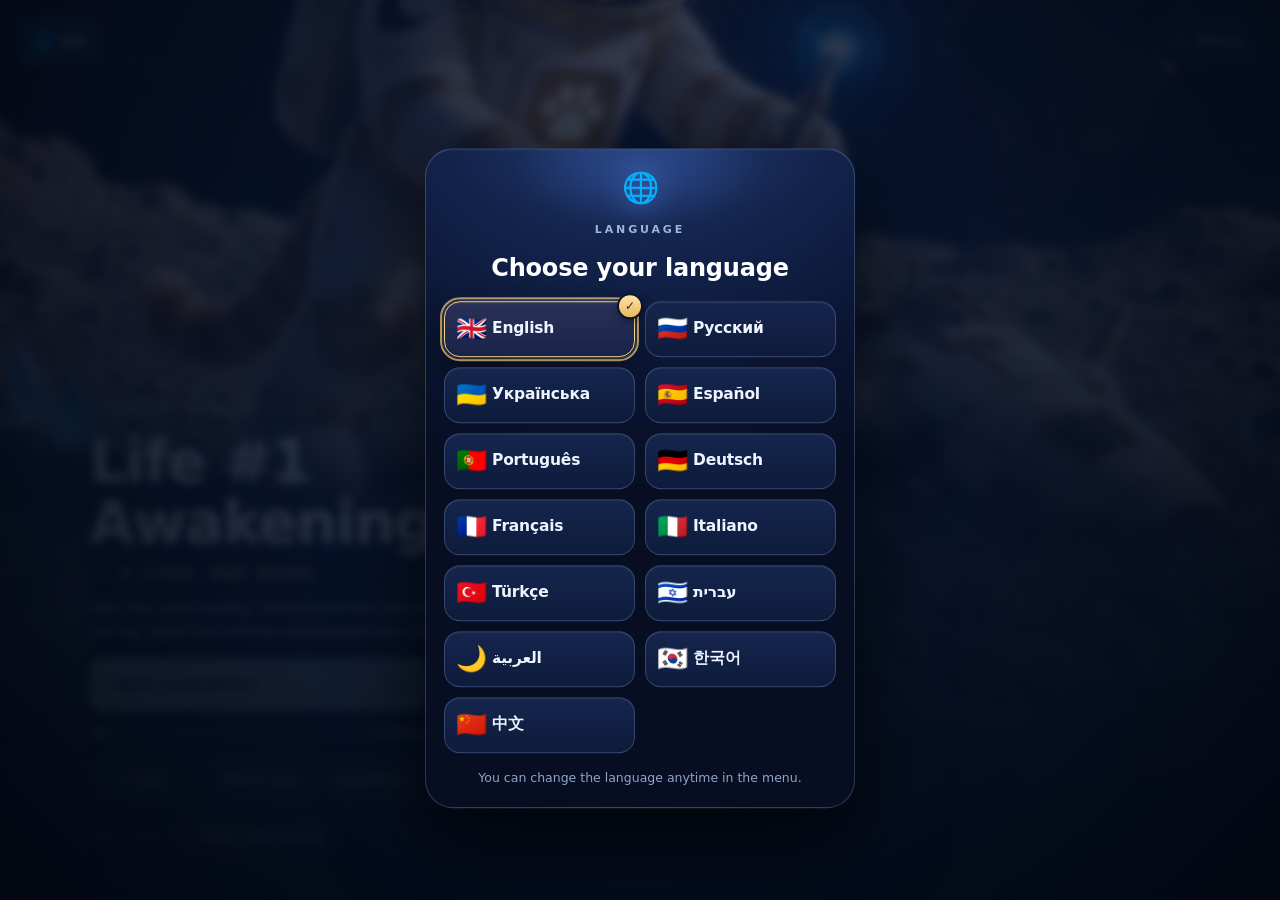
<file: index.html>
<!doctype html><html lang="en"><head><link rel="icon" href="favicon.png?v=20261106-104a" type="image/png"><meta charset="utf-8"><meta name="viewport" content="width=device-width,initial-scale=1,maximum-scale=1,viewport-fit=cover"><meta name="theme-color" content="#0b1d2d"><title>MOONKATTY · New Horizons</title><meta name="description" content="MOONKATTY: New Horizons — 9 Lives. One Moon. A lunar adventure in Telegram."><link rel="stylesheet" href="style.css?v=20261106-104a"><link rel="stylesheet" href="interface-v27.css?v=20261106-104a"><link rel="stylesheet" href="growth.css?v=20261106-104a"><link rel="stylesheet" href="life-gate.css?v=20261106-104a"><link rel="stylesheet" href="cinema.css?v=20261106-104a"><link rel="stylesheet" href="team.css?v=20261106-104a"><link rel="stylesheet" href="i18n.css?v=20261106-104a"><link rel="stylesheet" href="rules.css?v=20261106-104a"><link rel="stylesheet" href="season.css?v=20261106-104a">
<link rel="stylesheet" href="rocket.css?v=20261106-104a"><link rel="stylesheet" href="daily-map.css?v=20261106-104a"><link rel="stylesheet" href="retention.css?v=20261106-104a"><link rel="stylesheet" href="bots.css?v=20261106-104a"><link rel="stylesheet" href="bike.css?v=20261106-104a"><link rel="stylesheet" href="hud-menu.css?v=20261106-104a"><link rel="stylesheet" href="chapter1-style.css?v=20261106-104a"><link rel="stylesheet" href="layout-fit.css?v=20261106-104a"><script src="i18n.js?v=20261106-104a"></script><script src="reliability.js?v=20261106-104a"></script><link rel="stylesheet" href="a11y.css?v=20261106-104a"><script src="a11y.js?v=20261106-104a"></script></head><body><div id="app-viewport"><canvas data-i18n-aria="html.igrovoy_mir" id="world" aria-label="MOONKATTY game world. Swipe to look around 360°"></canvas><div id="labels" aria-hidden="true"></div><header><div class="brand">MOONKATTY<span>NEW HORIZONS</span></div><div class="top-actions"><div class="inventory"><span data-i18n-title="core.kristally" class="resource-crystals" title="Crystals"><i aria-hidden="true"></i><b id="crystals">0</b></span><span data-i18n-title="core.metall" class="resource-metal" title="Metal"><i aria-hidden="true"></i><b id="metal">0</b></span><span class="energy-inventory">ϟ <b id="hud-energy">0</b></span></div><button data-i18n-aria="html.menyu_glavy" id="menu" aria-label="Menu and chapters">☰</button></div></header><section data-i18n-aria="html.zadanie_navigatsiy" id="expedition-hud" aria-label="Quest and navigation"><section class="mission"><div class="mission-heading"><small id="chapter-title">LIFE #1 · AWAKENING</small><button data-i18n-aria="game.razvernut_podskazk" id="mission-toggle" aria-label="Expand hint" aria-expanded="false" aria-controls="detail">+</button></div><div id="objective"></div><p id="detail" hidden></p><div class="progress"><i id="progress-fill"></i></div></section><div class="hud-tools"><div class="quick-tools"><button data-i18n-aria="core.skaner" id="scan" aria-label="Scanner">◎</button><button data-i18n-aria="html.stroitelstvo" id="build" aria-label="Build">⌂</button><button data-i18n-aria="html.otkryt_kartu" id="world-map-button" aria-label="Open world map">◈</button></div><div id="destination"><span id="direction">↑</span><span id="distance"></span></div><button data-i18n-aria="html.otkryt_kartochki" data-i18n="html.kartochki" id="collection" aria-label="Open expedition cards"><span>▱</span> Cards <b id="card-count">0/6</b></button></div></section><div id="toast" role="status"></div><div class="fuel"><span data-i18n="html.ranets">JETPACK</span><i id="fuel-fill"></i></div><div class="controls"><div class="joystick-wrap"><div data-i18n-aria="html.dzhoystik" id="joystick" role="application" aria-label="Joystick"><i id="thumb"></i><span>⌃</span></div><small data-i18n="html.dvizhenie">MOVE</small></div><div class="actions"><button data-i18n-aria="html.pryzhok_ili" id="fly" aria-label="Jump or jetpack"><svg viewBox="0 0 32 32" aria-hidden="true"><rect x="9" y="9" width="14" height="18" rx="4"/><path d="M12 9V6h8v3M9 13H5v11h4m14-11h4v11h-4M13 14h6v9h-6"/></svg><span data-i18n="game.pryzhok">Jump</span></button><button data-i18n-aria="html.deystvie" id="interact" aria-label="Action"><svg viewBox="0 0 32 32" aria-hidden="true"><ellipse cx="16" cy="22" rx="8" ry="6" fill="currentColor"/><ellipse cx="6" cy="13" rx="3" ry="4" fill="currentColor"/><ellipse cx="12" cy="8" rx="3" ry="4" fill="currentColor"/><ellipse cx="21" cy="8" rx="3" ry="4" fill="currentColor"/><ellipse cx="27" cy="13" rx="3" ry="4" fill="currentColor"/></svg><span data-i18n="html.deystvie">Action</span></button></div></div><footer><span data-i18n="html.sohranenie_ustroys" id="save">Saved on this device</span><span data-i18n="html.svayp_miru">Swipe the world — 360° camera</span></footer><section id="cover" class="cover"><div class="cover-art"></div><button data-i18n-aria="html.otkryt_glavnoe" data-i18n="html.menyu" id="cover-menu" class="cover-menu" aria-label="Open main menu" aria-haspopup="dialog" aria-controls="chapters"><span aria-hidden="true">☰</span> Menu</button><div class="cover-copy"><small>MOONKATTY · NEW HORIZONS</small><h1 id="cover-title">Life #1<br>Awakening</h1><p class="cover-slogan"><bdi dir="ltr" data-i18n="slogan">9 Lives. One Moon.</bdi></p><p data-i18n="game.posle_avariynoy" id="cover-text">After the crash landing, contact with the crew was lost. Find the log, repair the antenna and discover who survived.</p><p id="cover-resume" class="cover-resume" hidden></p><button data-i18n="game.nachat_ekspeditsiy" id="begin">Start expedition <span>→</span></button><p class="boot-status" id="boot-status" role="status"><i aria-hidden="true"></i><span data-i18n="boot.loading">Loading the Moon…</span></p><nav data-i18n-aria="html.navigatsiya_glavno" class="cover-navigation" aria-label="Home screen navigation"><button data-i18n="html.kartochki" id="cover-cards" aria-haspopup="dialog" aria-controls="cards">Cards</button><button data-i18n="html.karta_mira" id="cover-map" aria-haspopup="dialog" aria-controls="world-map">World map</button><button data-i18n="html.ekspeditsii" id="cover-expeditions" aria-haspopup="dialog" aria-controls="expeditions">Expeditions</button></nav><p class="cover-note"><span data-i18n="cover.demo_note">Lives 1–9 · free</span><button type="button" id="cover-share" class="cover-share"><span aria-hidden="true">↗</span> <b data-i18n="cover.share">Share with friends</b></button></p></div></section><dialog id="story"><span class="eyebrow" id="story-role"></span><h2 id="story-title"></h2><p id="story-text"></p><button data-i18n="html.prodolzhit" class="primary" id="story-close">Continue →</button></dialog><dialog id="puzzle"><span class="eyebrow" id="puzzle-role"></span><h2 id="puzzle-title"></h2><p id="puzzle-text"></p><div id="puzzle-content"></div><p id="puzzle-feedback" role="status"></p><button data-i18n="html.podtverdit" class="primary" id="puzzle-submit">Confirm</button><button data-i18n="html.vernutsya_mir" class="quiet" id="puzzle-close">Back to the world</button></dialog><dialog id="builder"><span data-i18n="html.lunnyy_lager" class="eyebrow">MOON CAMP</span><h2 data-i18n="html.postroit_modul">Build a module</h2><p data-i18n="html.stroy_ryadom">Build near the camp. The workshop unlocks new blueprints, the station produces energy.</p><p id="base-energy" class="energy-line"></p><button data-i18n="game.zhiloy_modul" data-build="habitat">Habitat <span>4 ◆ + 6 ▣</span></button><button data-i18n="core.masterskaya" data-build="workshop">Workshop <span>2 ◆ + 3 ▣</span></button><button data-i18n="html.solnechnaya_batare" data-build="solar">Solar Panel <span>2 ◆ + 3 ▣</span></button><button data-i18n="game.mayak_lagerya" data-build="beacon">Camp Beacon <span>3 ◆ + 4 ▣</span></button><button data-i18n="game.dok_drona" data-build="dock">Drone Dock <span>3 ◆ + 5 ▣</span></button><p data-i18n="html.izgotovlenie_energ" class="small">CRAFTING · STATION ENERGY</p><button data-i18n="html.sozdat_kristall" id="craft-crystals">Craft crystal <span>3 ⚡</span></button><button data-i18n="html.sozdat_metall" id="craft-metal">Craft metal · workshop 2 <span>2 ⚡</span></button><p id="builder-feedback" role="status"></p><button data-i18n="html.vernutsya" class="quiet" data-close="builder">Back</button></dialog><dialog id="chapters"><span data-i18n="html.devyat_zhizney" class="eyebrow">9 LIVES · ONE ADVENTURE</span><h2 data-i18n="html.glavnoe_menyu">Main menu</h2><div class="menu-navigation"><button data-i18n="html.kartochki" id="menu-cards">Cards</button><button data-i18n="html.karta_mira" id="menu-map">World map</button></div><h3 data-i18n="html.glavy_ekspeditsii" class="menu-chapters-title">Expedition chapters</h3><div id="chapter-list"></div><button data-i18n="html.nachat_zhizn" id="next-life" class="primary" hidden>Start Life #3 · The Signal Mystery</button><button data-i18n="html.polevye_ekspeditsi" id="expeditions-button" class="primary">Field expeditions · 4 routes</button><button data-i18n="html.zhurnal_ekspeditsi" id="journal-button">Expedition journal</button><label data-i18n="html.kachestvo_grafiki" class="setting">Graphics quality<select id="quality"><option data-i18n="html.quality_auto" value="auto">Auto · fits your phone</option><option data-i18n="html.detalnoe_svet" value="high">Detailed · lighting</option><option data-i18n="html.plavnoe_bez" value="low">Smooth · no shadows</option></select></label><div class="sound-settings"><label class="setting setting-toggle"><span data-i18n="html.opt_sfx">Sounds</span><input type="checkbox" id="opt-sfx" checked></label></div><span class="a11y-title" data-i18n="a11y.title">Accessibility</span><div class="a11y-settings"><label class="setting setting-toggle"><span data-i18n="a11y.text">Large text</span><input type="checkbox" id="opt-a11y-text"></label><label class="setting setting-toggle"><span data-i18n="a11y.contrast">High contrast</span><input type="checkbox" id="opt-a11y-contrast"></label><label class="setting setting-toggle"><span data-i18n="a11y.calm">Reduce motion</span><input type="checkbox" id="opt-a11y-calm"></label><label class="setting setting-toggle"><span data-i18n="a11y.cb">Colour-blind safe</span><input type="checkbox" id="opt-a11y-cb"></label></div><a id="privacy-link" class="privacy-link" href="privacy.html" target="_blank" rel="noopener" data-i18n="html.privacy_link">Privacy policy</a><button type="button" id="site-link" class="site-link" data-i18n="site.official">Official MOONKATTY website</button><p data-i18n="html.seychas_gotovy" class="small">Lives 1–9 are ready. More chapters are on the way. Progress is stored on this device (and in the cloud once the Crew server is connected).</p><button data-i18n="game.nachat_zanovo" id="restart" class="quiet">Start over…</button><button data-i18n="html.proverka_plavnosti" id="benchmark-button">Smoothness test</button><button data-i18n="game.glavnyy_ekran" id="menu-home">Home screen</button><button data-i18n="html.vernutsya" id="menu-close" class="primary" data-close="chapters">Back</button></dialog><dialog id="end"><span class="eyebrow" id="end-role"></span><h2 id="end-title"></h2><p id="end-text"></p><button id="end-next" class="primary"></button></dialog><dialog id="cards" aria-labelledby="cards-title"><div class="collection-header"><div><span data-i18n="html.tehnologii_ekipazh" class="eyebrow">TECH · CREW · BASE</span><h2 data-i18n="html.kollektsiya_eksped" id="cards-title">Expedition collection</h2></div><button data-i18n-aria="html.zakryt_kollektsiyu" class="close-icon" data-close="cards" aria-label="Close collection">×</button></div><p id="collection-summary"></p><div class="collection-wallet" id="collection-wallet"></div><div id="cards-grid"></div><div id="combo-status" class="combo-panel"></div><div class="daily-panel"><span data-i18n="html.ekspeditsiya_dnya" class="eyebrow">DAILY EXPEDITION</span><h3 data-i18n="html.tri_shaga">Three steps to the horizon</h3><p data-i18n="html.ispolzuy_skaner">Use the scanner, gather resources with the backpack and fly for 5 seconds. Available after unlocking three cards.</p><div id="daily-tasks"></div><button data-i18n="game.zabrat_4" id="claim-daily" class="primary">Claim 4 ◆ + 6 ▣</button><p id="daily-feedback" role="status"></p><small data-i18n="html.novoe_zadanie">New task at midnight, device time.</small></div><button data-i18n="html.vernutsya_mir" class="quiet" data-close="cards">Back to the world</button></dialog><dialog id="card-detail" aria-labelledby="card-title"><div class="card-detail-art" id="card-art"></div><span class="eyebrow" id="card-category"></span><h2 id="card-title"></h2><div id="card-level" class="level-pips"></div><p id="card-current"></p><p id="card-next"></p><p id="card-condition"></p><button id="card-upgrade" class="primary"></button><button data-i18n="game.pokazat_mire" id="card-track">Show in world</button><p id="card-feedback" role="status"></p><button data-i18n="html.kollektsii" class="quiet" data-close="card-detail">To collection</button></dialog><dialog id="world-map"><span data-i18n="html.otkrytyy_mir" class="eyebrow">OPEN WORLD · 800 × 800 m</span><h2 data-i18n="html.karta_ekspeditsii">Expedition map</h2><div id="world-map-content"></div><button data-i18n="html.vybrat_polevuyu" id="map-expeditions" class="primary">Choose a field expedition</button><button data-i18n="html.vernutsya_mir" id="world-map-close" class="quiet">Back to the world</button></dialog><dialog id="signal-journal"><span data-i18n="html.ekspeditsiya_sohra" class="eyebrow">EXPEDITION · SAVED LOGS</span><h2 data-i18n="html.zhurnal_signala">Signal journal</h2><p id="signal-journal-notes" class="beacon-notes"></p><p id="signal-journal-blueprint"></p><button data-i18n="html.vernutsya_mir" id="journal-close" class="primary">Back to the world</button></dialog><dialog id="expeditions" aria-labelledby="expeditions-title"><span data-i18n="html.issledovanie_otkry" class="eyebrow">EXPLORATION · OPEN WORLD</span><h2 data-i18n="team.polevye_ekspeditsi" id="expeditions-title">Field expeditions</h2><p data-i18n="html.vyberi_zanyatie">Pick an activity and follow the compass. You can return to the story anytime; finds and rewards are kept.</p><p id="expeditions-wallet" class="collection-wallet"></p><div id="expeditions-list"></div><p id="expeditions-feedback" role="status"></p><button data-i18n="html.vernutsya_syuzhetn" id="resume-story">Back to the story quest</button><button data-i18n="html.vernutsya_mir" id="expeditions-close" class="quiet">Back to the world</button></dialog><dialog id="benchmark"><span data-i18n="html.proverka_ustroystv" class="eyebrow">DEVICE CHECK</span><h2 data-i18n="html.10_minut">10 minutes of walking</h2><p data-i18n="html.holodnyy_start">Cold start: fully close Telegram before launching. To compare, use the same iPhone, graphics quality and route. The timer counts movement only; menus and background time are excluded.</p><textarea data-i18n-aria="html.otchet_proizvodite" id="benchmark-output" readonly rows="10" aria-label="Performance report" style="width:100%;background:#071d2e;color:#d7ebf4;border:1px solid #7290a5;padding:10px;touch-action:pan-y"></textarea><button data-i18n="html.nachat_zamer" id="benchmark-start" class="primary">Start measuring and enter the world</button><button data-i18n="html.ostanovit_pokazat" id="benchmark-stop">Stop and show report</button><button data-i18n="html.vernutsya" class="quiet" data-close="benchmark">Back</button></dialog><div id="error" role="alert" hidden></div></div><script>MoonI18n.applyDom();</script><script>/* v84 sound: settings persist; audio.js (procedural, ~8 KB) loads only after the first tap (iOS autoplay rule) */
(function(){var M='moonkatty-music',S='moonkatty-sfx',g=function(k){try{return localStorage.getItem(k)!=='0';}catch(e){return true;}},s=function(k,v){try{localStorage.setItem(k,v?'1':'0');}catch(e){}};
var m=document.getElementById('opt-music'),x=document.getElementById('opt-sfx'),loaded=false;function load(){if(loaded)return;loaded=true;var e=document.createElement('script');e.src='audio.js?v=20261106-104a';document.head.appendChild(e);}
if(m){m.checked=g(M);m.onchange=function(){s(M,m.checked);if(!m.checked){try{localStorage.setItem('moonkatty-cinema-sound','0');}catch(e){}}else{try{localStorage.setItem('moonkatty-cinema-sound','1');}catch(e){}}load();window.MoonAudio&&MoonAudio.sync();};}
if(x){x.checked=g(S);x.onchange=function(){s(S,x.checked);load();window.MoonAudio&&MoonAudio.sync();};}
var p=document.getElementById('privacy-link');if(p)p.addEventListener('click',function(ev){var l=(document.documentElement.lang||'en'),u=new URL('privacy.html?lang='+l,location.href).href;try{var w=window.Telegram&&Telegram.WebApp;if(w&&w.openLink&&w.initData){ev.preventDefault();w.openLink(u);return;}}catch(e){}p.href=u;});
function first(){document.removeEventListener('pointerdown',first,true);document.removeEventListener('keydown',first,true);if(g(S)){try{var A=window.AudioContext||window.webkitAudioContext;if(A&&!window.__mkAC){window.__mkAC=new A();window.__mkAC.resume();}}catch(e){}load();}}
document.addEventListener('pointerdown',first,true);document.addEventListener('keydown',first,true);})();</script><script>/* v44 boot: the cover / language picker paint first, the world scripts stream in after (same order, async=false).
 First launch: only the language picker runs; the world downloads in the background (preload) and starts after the pick — no reload. */
window.MoonBuild="v44";(function(d){var L=["telegram-viewport.js?v=20261106-104a","core.js?v=20261106-104a","expeditions.js?v=20261106-104a","renderer.js?v=20261106-104a","sculpted-meshes.js?v=20261106-104a","world-models.js?v=20261106-104a","golden-outpost.js?v=20261106-104a","model-detail.js?v=20261106-104a","world-polish.js?v=20261106-104a","expedition-trials.js?v=20261106-104a","sign-lettering.js?v=20261106-104a","concept-outpost.js?v=20261106-104a","lunar-footprints.js?v=20261106-104a","character-atlas.js?v=20261106-104a","character-walk-v18.js?v=20261106-104a","character-sprites.js?v=20261106-104a","polish-v87.js?v=20261106-104a","npc-life.js?v=20261106-104a","card-art.js?v=20261106-104a","solid-world.js?v=20261106-104a","premium-world.js?v=20261106-104a","open-world.js?v=20261106-104a","world-atmosphere.js?v=20261106-104a","world-horizons.js?v=20261106-104a","rocket-world.js?v=20261106-104a","districts.js?v=20261106-104a","ignition-world.js?v=20261106-104a","depths-world.js?v=20261106-104a","lost-world.js?v=20261106-104a","gate-world.js?v=20261106-104a","obs-world.js?v=20261106-104a","home-plot.js?v=20261106-104a","chapter1-style.js?v=20261106-104a","ruins2.js?v=20261106-104a","world-chunks.js?v=20261106-104a","carry.js?v=20261106-104a","side-quests.js?v=20261106-104a","side-quests2.js?v=20261106-104a","life1.js?v=20261106-104a","life2.js?v=20261106-104a","life3.js?v=20261106-104a","life4.js?v=20261106-104a","performance.js?v=20261106-104a","growth-config.js?v=20261106-104a","growth-core.js?v=20261106-104a","cinema-core.js?v=20261106-104a","season-core.js?v=20261106-104a","team-core.js?v=20261106-104a","world-map.js?v=20261106-104a","world-map-big.js?v=20261106-104a","game.js?v=20261106-104a","growth.js?v=20261106-104a","cinema.js?v=20261106-104a","team.js?v=20261106-104a","lang-ui.js?v=20261106-104a","rules.js?v=20261106-104a","season.js?v=20261106-104a","daily-map.js?v=20261106-104a","ad-task.js?v=20261106-104a","retention.js?v=20261106-104a","bots.js?v=20261106-104a","bike.js?v=20261106-104a","hud-menu.js?v=20261106-104a","life-gate.js?v=20261106-104a"];
var h=d.documentElement,n=0,started=0,pre=L.filter(function(s){return/^(telegram-viewport|lang-ui)\.js/.test(s);}),
gate=!!(window.MoonI18n&&MoonI18n.firstRun)&&!/[?&]nolang/.test(location.search);h.classList.add('mk-booting');
try{var sv=JSON.parse(localStorage.getItem('moonkatty-new-horizons-v02')||'null'),ch=sv&&+sv.chapter;if(ch>1&&ch<10){var art=d.querySelector('.cover-art');if(art)art.style.backgroundImage="linear-gradient(180deg,#081e2c00 20%,#07192770 55%,#071927ff 90%),url('assets/"+(ch===9?'world-cover-chapter9-v68.webp':ch===8?'world-cover-chapter8-v67.jpg':ch===7?'world-cover-chapter7-v65.webp':ch===6?'world-cover-chapter6-v58.webp':ch===5?'world-cover-chapter5-v57.webp':ch===4?'world-cover-chapter4-v43.webp':'world-cover-chapter'+ch+'-v44.webp')+"')";}}catch(e){}
function bar(){h.style.setProperty('--boot',Math.max(6,Math.round(n/L.length*100))+'%');}
function add(src,last,after){var s=d.createElement('script');s.src=src;s.async=false;s.onload=function(){n++;bar();if(last){h.classList.remove('mk-booting');h.classList.add('mk-ready');setTimeout(function(){if(!window.MoonGame&&window.MoonReliability)MoonReliability.bootFail('world did not start');},4000);}if(after)setTimeout(after,60);};s.onerror=function(){n++;bar();if(window.MoonReliability)MoonReliability.bootFail('script failed: '+src.split('?')[0]);if(after)setTimeout(after,60);};d.body.appendChild(s);}
function run(skip){var r=L.filter(function(s){return skip.indexOf(s)<0;});r.forEach(function(s,i){add(s,i===r.length-1);});}
window.MoonBoot={get gated(){return gate&&!started;},release:function(){if(started)return;started=1;run(pre);}};bar();
if(gate){pre.forEach(function(s,i){add(s,false,i===pre.length-1?function(){var u=window.MoonLangUI;if(!u||!u.dialog||!u.dialog.open){MoonBoot.release();return;}if(started)return;L.forEach(function(s){if(pre.indexOf(s)>=0)return;var l=d.createElement('link');l.rel='preload';l.as='script';l.href=s;d.head.appendChild(l);});}:null);});}else{started=1;run([]);}
if('serviceWorker'in navigator&&location.protocol==='https:'&&!/[?&]nosw/.test(location.search))addEventListener('load',function(){try{navigator.serviceWorker.register('sw.js?v=20261106-104a',{updateViaCache:'none'}).catch(function(){});}catch(e){}});
})(document);</script></body></html>
</file>
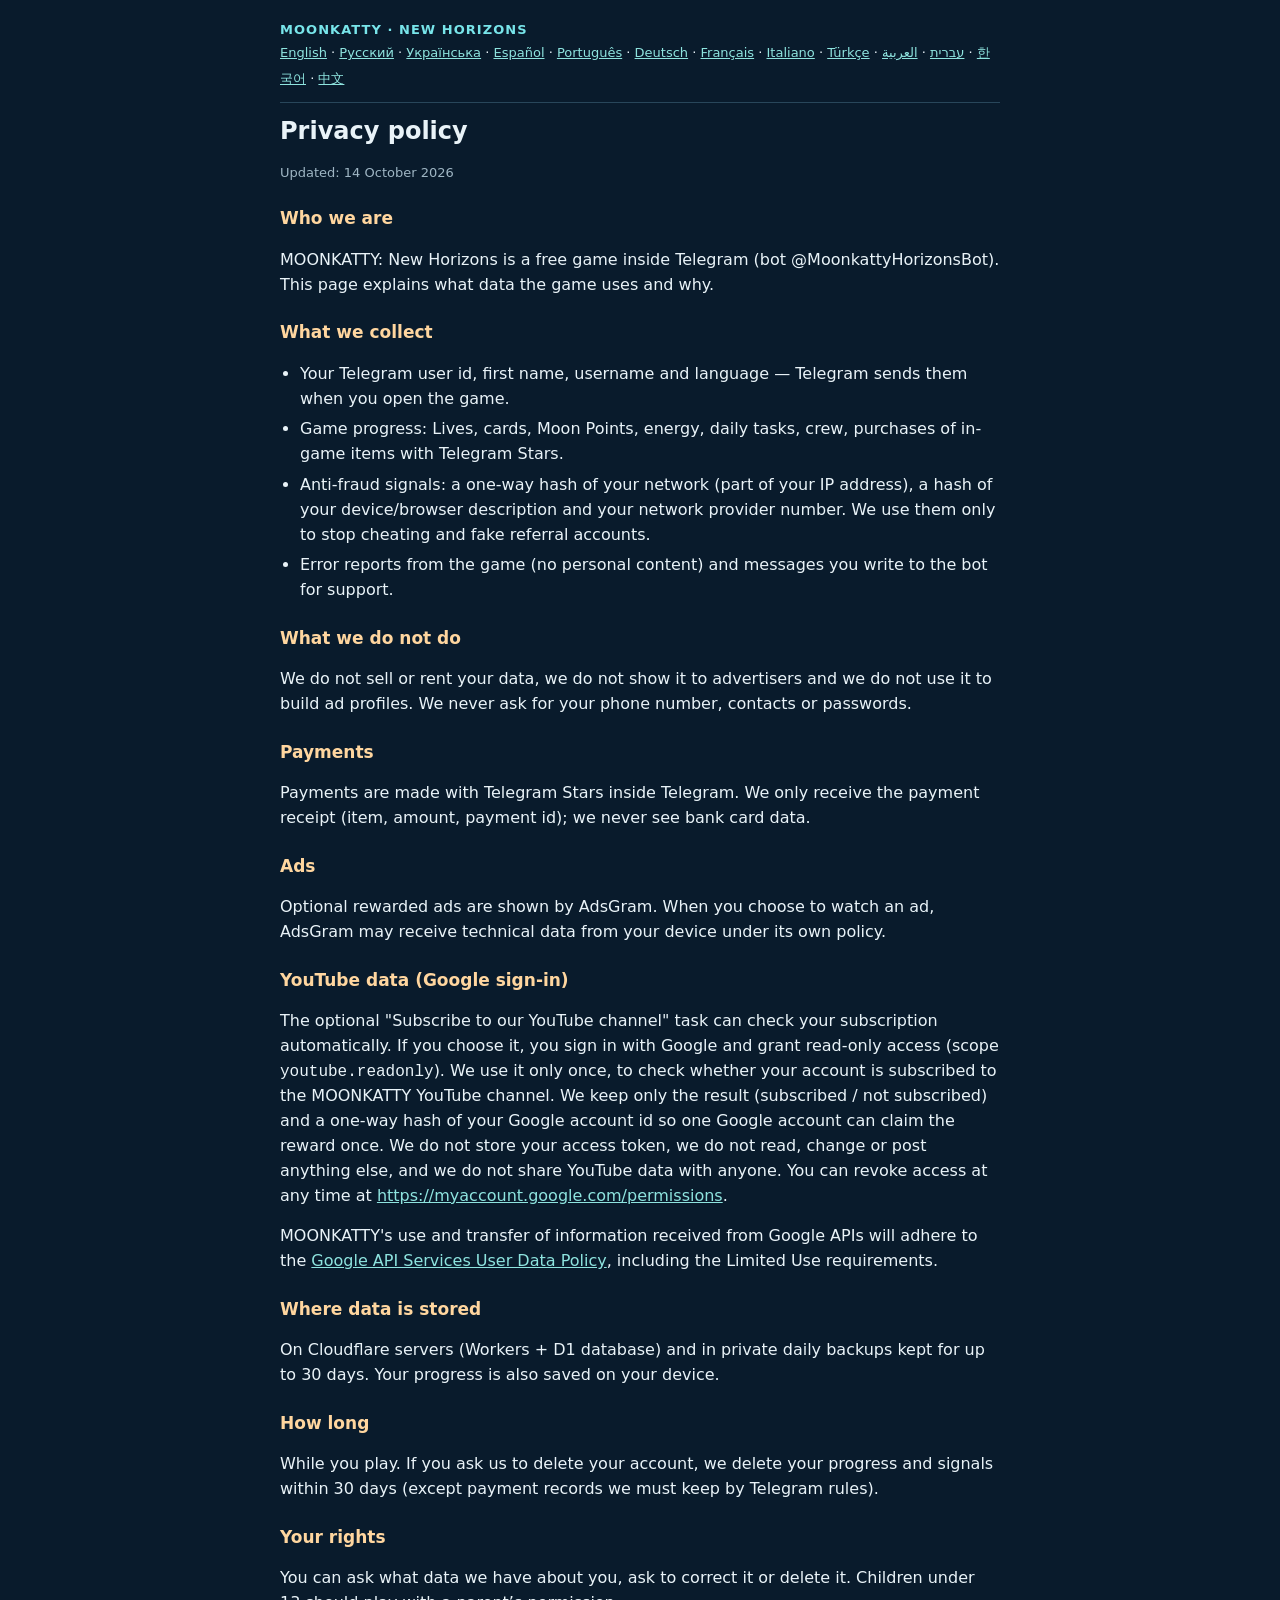
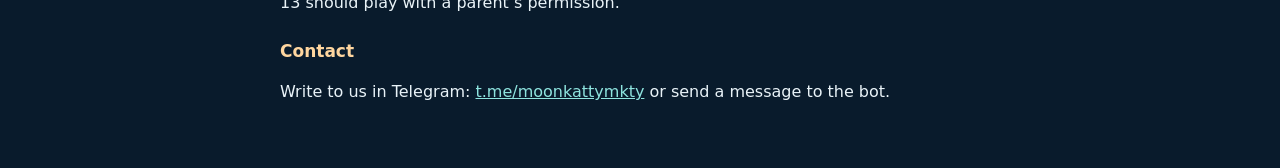
<file: privacy.html>
<!doctype html><html lang="en"><head><meta charset="utf-8"><meta name="viewport" content="width=device-width,initial-scale=1"><title>MOONKATTY: New Horizons — Privacy policy</title>
<style>body{margin:0;background:#091b2c;color:#e9f3f8;font:16px/1.55 system-ui,-apple-system,sans-serif}main{max-width:720px;margin:0 auto;padding:20px 18px 48px}.brand{color:#78e5ea;font-weight:800;letter-spacing:.08em;font-size:13px}
h1{font-size:24px;margin:10px 0 2px}h2{font-size:17px;color:#ffd69f;margin:22px 0 6px}a{color:#8ee4df}.u{color:#9fb6c4;font-size:13px}nav{font-size:13px;line-height:2;border-bottom:1px solid #8ccee83d;padding-bottom:10px}ul{padding-left:20px}li{margin:6px 0}.lang{display:none}.lang.on{display:block}.lang section+section{border-top:1px solid #8ccee83d;margin-top:22px}[dir=rtl]{text-align:right}</style></head>
<body><main><div class="brand">MOONKATTY · NEW HORIZONS</div><nav><a href="?lang=en" data-go="en">English</a> · <a href="?lang=ru" data-go="ru">Русский</a> · <a href="?lang=uk" data-go="uk">Українська</a> · <a href="?lang=es" data-go="es">Español</a> · <a href="?lang=pt" data-go="pt">Português</a> · <a href="?lang=de" data-go="de">Deutsch</a> · <a href="?lang=fr" data-go="fr">Français</a> · <a href="?lang=it" data-go="it">Italiano</a> · <a href="?lang=tr" data-go="tr">Türkçe</a> · <a href="?lang=he" data-go="he">עברית</a> · <a href="?lang=ar" data-go="ar">العربية</a> · <a href="?lang=ko" data-go="ko">한국어</a> · <a href="?lang=zh" data-go="zh">中文</a></nav><div class="lang" data-l="en"><section lang="en" id="full-en"><h1>Privacy policy</h1><p class="u">Updated: 14 October 2026</p><h2>Who we are</h2><p>MOONKATTY: New Horizons is a free game inside Telegram (bot @MoonkattyHorizonsBot). This page explains what data the game uses and why.</p><h2>What we collect</h2><ul><li>Your Telegram user id, first name, username and language — Telegram sends them when you open the game.</li><li>Game progress: Lives, cards, Moon Points, energy, daily tasks, crew, purchases of in-game items with Telegram Stars.</li><li>Anti-fraud signals: a one-way hash of your network (part of your IP address), a hash of your device/browser description and your network provider number. We use them only to stop cheating and fake referral accounts.</li><li>Error reports from the game (no personal content) and messages you write to the bot for support.</li></ul><h2>What we do not do</h2><p>We do not sell or rent your data, we do not show it to advertisers and we do not use it to build ad profiles. We never ask for your phone number, contacts or passwords.</p><h2>Payments</h2><p>Payments are made with Telegram Stars inside Telegram. We only receive the payment receipt (item, amount, payment id); we never see bank card data.</p><h2>Ads</h2><p>Optional rewarded ads are shown by AdsGram. When you choose to watch an ad, AdsGram may receive technical data from your device under its own policy.</p><h2 id="youtube-data">YouTube data (Google sign-in)</h2><p>The optional "Subscribe to our YouTube channel" task can check your subscription automatically. If you choose it, you sign in with Google and grant read-only access (scope <code>youtube.readonly</code>). We use it only once, to check whether your account is subscribed to the MOONKATTY YouTube channel. We keep only the result (subscribed / not subscribed) and a one-way hash of your Google account id so one Google account can claim the reward once. We do not store your access token, we do not read, change or post anything else, and we do not share YouTube data with anyone. You can revoke access at any time at <a href="https://myaccount.google.com/permissions">https://myaccount.google.com/permissions</a>.</p><p>MOONKATTY's use and transfer of information received from Google APIs will adhere to the <a href="https://developers.google.com/terms/api-services-user-data-policy">Google API Services User Data Policy</a>, including the Limited Use requirements.</p><h2>Where data is stored</h2><p>On Cloudflare servers (Workers + D1 database) and in private daily backups kept for up to 30 days. Your progress is also saved on your device.</p><h2>How long</h2><p>While you play. If you ask us to delete your account, we delete your progress and signals within 30 days (except payment records we must keep by Telegram rules).</p><h2>Your rights</h2><p>You can ask what data we have about you, ask to correct it or delete it. Children under 13 should play with a parent’s permission.</p><h2>Contact</h2><p>Write to us in Telegram: <a href="https://t.me/moonkattymkty">t.me/moonkattymkty</a> or send a message to the bot.</p></section></div><div class="lang" data-l="ru"><section lang="ru" id="full-ru"><h1>Политика конфиденциальности</h1><p class="u">Обновлено: 14 октября 2026</p><h2>Кто мы</h2><p>MOONKATTY: New Horizons — бесплатная игра внутри Telegram (бот @MoonkattyHorizonsBot). Здесь написано, какие данные использует игра и зачем.</p><h2>Что мы собираем</h2><ul><li>Ваш Telegram id, имя, username и язык — Telegram передаёт их при открытии игры.</li><li>Прогресс в игре: Жизни, карточки, Moon Points, энергия, ежедневные задания, команда, покупки внутриигровых предметов за Telegram Stars.</li><li>Сигналы против обмана: необратимый хеш вашей сети (части IP-адреса), хеш описания устройства/браузера и номер вашего интернет-провайдера. Они нужны только чтобы останавливать читы и фейковые аккаунты-рефералы.</li><li>Отчёты об ошибках игры (без личного содержимого) и сообщения, которые вы пишете боту в поддержку.</li></ul><h2>Чего мы не делаем</h2><p>Мы не продаём и не сдаём ваши данные, не передаём их рекламодателям и не строим по ним рекламные профили. Мы никогда не просим номер телефона, контакты или пароли.</p><h2>Оплата</h2><p>Оплата — через Telegram Stars внутри Telegram. Мы получаем только чек (товар, сумма, номер платежа); данных банковской карты мы не видим.</p><h2>Реклама</h2><p>Необязательная реклама за награду показывается сервисом AdsGram. Если вы решили посмотреть рекламу, AdsGram может получить технические данные устройства по своей политике.</p><h2>Данные YouTube (вход через Google)</h2><p>Необязательное задание «Подписаться на YouTube-канал» может проверить подписку автоматически. Если вы выберете это, вы входите через Google и даёте доступ только для чтения (<code>youtube.readonly</code>). Мы один раз проверяем, подписан ли ваш аккаунт на канал MOONKATTY, и храним только результат и односторонний хеш id аккаунта Google (чтобы награду получили один раз). Токен доступа не сохраняется, больше ничего не читается и не публикуется, данные YouTube никому не передаются. Отозвать доступ: <a href="https://myaccount.google.com/permissions">https://myaccount.google.com/permissions</a>.</p><p>Использование и передача информации, полученной от Google API, соответствует <a href="https://developers.google.com/terms/api-services-user-data-policy">Google API Services User Data Policy</a>, включая требования Limited Use.</p><h2>Где хранятся данные</h2><p>На серверах Cloudflare (Workers + база D1) и в закрытых ежедневных резервных копиях, которые хранятся до 30 дней. Прогресс также сохраняется на вашем устройстве.</p><h2>Как долго</h2><p>Пока вы играете. Если вы попросите удалить аккаунт, мы удалим прогресс и сигналы в течение 30 дней (кроме записей об оплате, которые нужно хранить по правилам Telegram).</p><h2>Ваши права</h2><p>Вы можете спросить, какие данные о вас есть, попросить исправить или удалить их. Детям до 13 лет — играть с разрешения родителей.</p><h2>Связь</h2><p>Пишите нам в Telegram: <a href="https://t.me/moonkattymkty">t.me/moonkattymkty</a> или сообщением боту.</p></section></div><div class="lang" data-l="uk"><section lang="uk"><h1>Політика конфіденційності</h1><p>Гра використовує ваш Telegram id, ім’я, username і мову, ігровий прогрес і покупки за Telegram Stars, а також хеш мережі (частини IP) і пристрою — лише для захисту від шахрайства. Ми не продаємо дані й не передаємо їх рекламодавцям. Видалення даних і питання: <a href="https://t.me/moonkattymkty">t.me/moonkattymkty</a>. Повний текст — англійською або російською нижче.</p></section><section lang="en" id="full-en"><h1>Privacy policy</h1><p class="u">Updated: 14 October 2026</p><h2>Who we are</h2><p>MOONKATTY: New Horizons is a free game inside Telegram (bot @MoonkattyHorizonsBot). This page explains what data the game uses and why.</p><h2>What we collect</h2><ul><li>Your Telegram user id, first name, username and language — Telegram sends them when you open the game.</li><li>Game progress: Lives, cards, Moon Points, energy, daily tasks, crew, purchases of in-game items with Telegram Stars.</li><li>Anti-fraud signals: a one-way hash of your network (part of your IP address), a hash of your device/browser description and your network provider number. We use them only to stop cheating and fake referral accounts.</li><li>Error reports from the game (no personal content) and messages you write to the bot for support.</li></ul><h2>What we do not do</h2><p>We do not sell or rent your data, we do not show it to advertisers and we do not use it to build ad profiles. We never ask for your phone number, contacts or passwords.</p><h2>Payments</h2><p>Payments are made with Telegram Stars inside Telegram. We only receive the payment receipt (item, amount, payment id); we never see bank card data.</p><h2>Ads</h2><p>Optional rewarded ads are shown by AdsGram. When you choose to watch an ad, AdsGram may receive technical data from your device under its own policy.</p><h2 id="youtube-data">YouTube data (Google sign-in)</h2><p>The optional "Subscribe to our YouTube channel" task can check your subscription automatically. If you choose it, you sign in with Google and grant read-only access (scope <code>youtube.readonly</code>). We use it only once, to check whether your account is subscribed to the MOONKATTY YouTube channel. We keep only the result (subscribed / not subscribed) and a one-way hash of your Google account id so one Google account can claim the reward once. We do not store your access token, we do not read, change or post anything else, and we do not share YouTube data with anyone. You can revoke access at any time at <a href="https://myaccount.google.com/permissions">https://myaccount.google.com/permissions</a>.</p><p>MOONKATTY's use and transfer of information received from Google APIs will adhere to the <a href="https://developers.google.com/terms/api-services-user-data-policy">Google API Services User Data Policy</a>, including the Limited Use requirements.</p><h2>Where data is stored</h2><p>On Cloudflare servers (Workers + D1 database) and in private daily backups kept for up to 30 days. Your progress is also saved on your device.</p><h2>How long</h2><p>While you play. If you ask us to delete your account, we delete your progress and signals within 30 days (except payment records we must keep by Telegram rules).</p><h2>Your rights</h2><p>You can ask what data we have about you, ask to correct it or delete it. Children under 13 should play with a parent’s permission.</p><h2>Contact</h2><p>Write to us in Telegram: <a href="https://t.me/moonkattymkty">t.me/moonkattymkty</a> or send a message to the bot.</p></section></div><div class="lang" data-l="es"><section lang="es"><h1>Política de privacidad</h1><p>El juego usa tu id de Telegram, nombre, usuario e idioma, tu progreso y compras con Telegram Stars, y un hash de tu red (parte de la IP) y del dispositivo solo contra el fraude. No vendemos tus datos ni los damos a anunciantes. Borrado de datos y preguntas: <a href="https://t.me/moonkattymkty">t.me/moonkattymkty</a>. Texto completo en inglés abajo.</p></section><section lang="en" id="full-en"><h1>Privacy policy</h1><p class="u">Updated: 14 October 2026</p><h2>Who we are</h2><p>MOONKATTY: New Horizons is a free game inside Telegram (bot @MoonkattyHorizonsBot). This page explains what data the game uses and why.</p><h2>What we collect</h2><ul><li>Your Telegram user id, first name, username and language — Telegram sends them when you open the game.</li><li>Game progress: Lives, cards, Moon Points, energy, daily tasks, crew, purchases of in-game items with Telegram Stars.</li><li>Anti-fraud signals: a one-way hash of your network (part of your IP address), a hash of your device/browser description and your network provider number. We use them only to stop cheating and fake referral accounts.</li><li>Error reports from the game (no personal content) and messages you write to the bot for support.</li></ul><h2>What we do not do</h2><p>We do not sell or rent your data, we do not show it to advertisers and we do not use it to build ad profiles. We never ask for your phone number, contacts or passwords.</p><h2>Payments</h2><p>Payments are made with Telegram Stars inside Telegram. We only receive the payment receipt (item, amount, payment id); we never see bank card data.</p><h2>Ads</h2><p>Optional rewarded ads are shown by AdsGram. When you choose to watch an ad, AdsGram may receive technical data from your device under its own policy.</p><h2 id="youtube-data">YouTube data (Google sign-in)</h2><p>The optional "Subscribe to our YouTube channel" task can check your subscription automatically. If you choose it, you sign in with Google and grant read-only access (scope <code>youtube.readonly</code>). We use it only once, to check whether your account is subscribed to the MOONKATTY YouTube channel. We keep only the result (subscribed / not subscribed) and a one-way hash of your Google account id so one Google account can claim the reward once. We do not store your access token, we do not read, change or post anything else, and we do not share YouTube data with anyone. You can revoke access at any time at <a href="https://myaccount.google.com/permissions">https://myaccount.google.com/permissions</a>.</p><p>MOONKATTY's use and transfer of information received from Google APIs will adhere to the <a href="https://developers.google.com/terms/api-services-user-data-policy">Google API Services User Data Policy</a>, including the Limited Use requirements.</p><h2>Where data is stored</h2><p>On Cloudflare servers (Workers + D1 database) and in private daily backups kept for up to 30 days. Your progress is also saved on your device.</p><h2>How long</h2><p>While you play. If you ask us to delete your account, we delete your progress and signals within 30 days (except payment records we must keep by Telegram rules).</p><h2>Your rights</h2><p>You can ask what data we have about you, ask to correct it or delete it. Children under 13 should play with a parent’s permission.</p><h2>Contact</h2><p>Write to us in Telegram: <a href="https://t.me/moonkattymkty">t.me/moonkattymkty</a> or send a message to the bot.</p></section></div><div class="lang" data-l="pt"><section lang="pt"><h1>Política de privacidade</h1><p>O jogo usa seu id do Telegram, nome, usuário e idioma, seu progresso e compras com Telegram Stars, e um hash da sua rede (parte do IP) e do dispositivo só contra fraude. Não vendemos seus dados nem os passamos a anunciantes. Exclusão de dados e dúvidas: <a href="https://t.me/moonkattymkty">t.me/moonkattymkty</a>. Texto completo em inglês abaixo.</p></section><section lang="en" id="full-en"><h1>Privacy policy</h1><p class="u">Updated: 14 October 2026</p><h2>Who we are</h2><p>MOONKATTY: New Horizons is a free game inside Telegram (bot @MoonkattyHorizonsBot). This page explains what data the game uses and why.</p><h2>What we collect</h2><ul><li>Your Telegram user id, first name, username and language — Telegram sends them when you open the game.</li><li>Game progress: Lives, cards, Moon Points, energy, daily tasks, crew, purchases of in-game items with Telegram Stars.</li><li>Anti-fraud signals: a one-way hash of your network (part of your IP address), a hash of your device/browser description and your network provider number. We use them only to stop cheating and fake referral accounts.</li><li>Error reports from the game (no personal content) and messages you write to the bot for support.</li></ul><h2>What we do not do</h2><p>We do not sell or rent your data, we do not show it to advertisers and we do not use it to build ad profiles. We never ask for your phone number, contacts or passwords.</p><h2>Payments</h2><p>Payments are made with Telegram Stars inside Telegram. We only receive the payment receipt (item, amount, payment id); we never see bank card data.</p><h2>Ads</h2><p>Optional rewarded ads are shown by AdsGram. When you choose to watch an ad, AdsGram may receive technical data from your device under its own policy.</p><h2 id="youtube-data">YouTube data (Google sign-in)</h2><p>The optional "Subscribe to our YouTube channel" task can check your subscription automatically. If you choose it, you sign in with Google and grant read-only access (scope <code>youtube.readonly</code>). We use it only once, to check whether your account is subscribed to the MOONKATTY YouTube channel. We keep only the result (subscribed / not subscribed) and a one-way hash of your Google account id so one Google account can claim the reward once. We do not store your access token, we do not read, change or post anything else, and we do not share YouTube data with anyone. You can revoke access at any time at <a href="https://myaccount.google.com/permissions">https://myaccount.google.com/permissions</a>.</p><p>MOONKATTY's use and transfer of information received from Google APIs will adhere to the <a href="https://developers.google.com/terms/api-services-user-data-policy">Google API Services User Data Policy</a>, including the Limited Use requirements.</p><h2>Where data is stored</h2><p>On Cloudflare servers (Workers + D1 database) and in private daily backups kept for up to 30 days. Your progress is also saved on your device.</p><h2>How long</h2><p>While you play. If you ask us to delete your account, we delete your progress and signals within 30 days (except payment records we must keep by Telegram rules).</p><h2>Your rights</h2><p>You can ask what data we have about you, ask to correct it or delete it. Children under 13 should play with a parent’s permission.</p><h2>Contact</h2><p>Write to us in Telegram: <a href="https://t.me/moonkattymkty">t.me/moonkattymkty</a> or send a message to the bot.</p></section></div><div class="lang" data-l="de"><section lang="de"><h1>Datenschutzerklärung</h1><p>Das Spiel nutzt deine Telegram-ID, deinen Namen, Benutzernamen und deine Sprache, deinen Spielfortschritt und Käufe mit Telegram Stars sowie einen Hash deines Netzes (Teil der IP) und Geräts nur gegen Betrug. Wir verkaufen keine Daten und geben sie nicht an Werbetreibende. Löschung und Fragen: <a href="https://t.me/moonkattymkty">t.me/moonkattymkty</a>. Volltext auf Englisch unten.</p></section><section lang="en" id="full-en"><h1>Privacy policy</h1><p class="u">Updated: 14 October 2026</p><h2>Who we are</h2><p>MOONKATTY: New Horizons is a free game inside Telegram (bot @MoonkattyHorizonsBot). This page explains what data the game uses and why.</p><h2>What we collect</h2><ul><li>Your Telegram user id, first name, username and language — Telegram sends them when you open the game.</li><li>Game progress: Lives, cards, Moon Points, energy, daily tasks, crew, purchases of in-game items with Telegram Stars.</li><li>Anti-fraud signals: a one-way hash of your network (part of your IP address), a hash of your device/browser description and your network provider number. We use them only to stop cheating and fake referral accounts.</li><li>Error reports from the game (no personal content) and messages you write to the bot for support.</li></ul><h2>What we do not do</h2><p>We do not sell or rent your data, we do not show it to advertisers and we do not use it to build ad profiles. We never ask for your phone number, contacts or passwords.</p><h2>Payments</h2><p>Payments are made with Telegram Stars inside Telegram. We only receive the payment receipt (item, amount, payment id); we never see bank card data.</p><h2>Ads</h2><p>Optional rewarded ads are shown by AdsGram. When you choose to watch an ad, AdsGram may receive technical data from your device under its own policy.</p><h2 id="youtube-data">YouTube data (Google sign-in)</h2><p>The optional "Subscribe to our YouTube channel" task can check your subscription automatically. If you choose it, you sign in with Google and grant read-only access (scope <code>youtube.readonly</code>). We use it only once, to check whether your account is subscribed to the MOONKATTY YouTube channel. We keep only the result (subscribed / not subscribed) and a one-way hash of your Google account id so one Google account can claim the reward once. We do not store your access token, we do not read, change or post anything else, and we do not share YouTube data with anyone. You can revoke access at any time at <a href="https://myaccount.google.com/permissions">https://myaccount.google.com/permissions</a>.</p><p>MOONKATTY's use and transfer of information received from Google APIs will adhere to the <a href="https://developers.google.com/terms/api-services-user-data-policy">Google API Services User Data Policy</a>, including the Limited Use requirements.</p><h2>Where data is stored</h2><p>On Cloudflare servers (Workers + D1 database) and in private daily backups kept for up to 30 days. Your progress is also saved on your device.</p><h2>How long</h2><p>While you play. If you ask us to delete your account, we delete your progress and signals within 30 days (except payment records we must keep by Telegram rules).</p><h2>Your rights</h2><p>You can ask what data we have about you, ask to correct it or delete it. Children under 13 should play with a parent’s permission.</p><h2>Contact</h2><p>Write to us in Telegram: <a href="https://t.me/moonkattymkty">t.me/moonkattymkty</a> or send a message to the bot.</p></section></div><div class="lang" data-l="fr"><section lang="fr"><h1>Politique de confidentialité</h1><p>Le jeu utilise ton id Telegram, ton nom, ton pseudo et ta langue, ta progression et tes achats en Telegram Stars, ainsi qu’un hachage de ton réseau (partie de l’IP) et de ton appareil, uniquement contre la fraude. Nous ne vendons pas tes données et ne les donnons pas aux annonceurs. Suppression et questions : <a href="https://t.me/moonkattymkty">t.me/moonkattymkty</a>. Texte complet en anglais ci-dessous.</p></section><section lang="en" id="full-en"><h1>Privacy policy</h1><p class="u">Updated: 14 October 2026</p><h2>Who we are</h2><p>MOONKATTY: New Horizons is a free game inside Telegram (bot @MoonkattyHorizonsBot). This page explains what data the game uses and why.</p><h2>What we collect</h2><ul><li>Your Telegram user id, first name, username and language — Telegram sends them when you open the game.</li><li>Game progress: Lives, cards, Moon Points, energy, daily tasks, crew, purchases of in-game items with Telegram Stars.</li><li>Anti-fraud signals: a one-way hash of your network (part of your IP address), a hash of your device/browser description and your network provider number. We use them only to stop cheating and fake referral accounts.</li><li>Error reports from the game (no personal content) and messages you write to the bot for support.</li></ul><h2>What we do not do</h2><p>We do not sell or rent your data, we do not show it to advertisers and we do not use it to build ad profiles. We never ask for your phone number, contacts or passwords.</p><h2>Payments</h2><p>Payments are made with Telegram Stars inside Telegram. We only receive the payment receipt (item, amount, payment id); we never see bank card data.</p><h2>Ads</h2><p>Optional rewarded ads are shown by AdsGram. When you choose to watch an ad, AdsGram may receive technical data from your device under its own policy.</p><h2 id="youtube-data">YouTube data (Google sign-in)</h2><p>The optional "Subscribe to our YouTube channel" task can check your subscription automatically. If you choose it, you sign in with Google and grant read-only access (scope <code>youtube.readonly</code>). We use it only once, to check whether your account is subscribed to the MOONKATTY YouTube channel. We keep only the result (subscribed / not subscribed) and a one-way hash of your Google account id so one Google account can claim the reward once. We do not store your access token, we do not read, change or post anything else, and we do not share YouTube data with anyone. You can revoke access at any time at <a href="https://myaccount.google.com/permissions">https://myaccount.google.com/permissions</a>.</p><p>MOONKATTY's use and transfer of information received from Google APIs will adhere to the <a href="https://developers.google.com/terms/api-services-user-data-policy">Google API Services User Data Policy</a>, including the Limited Use requirements.</p><h2>Where data is stored</h2><p>On Cloudflare servers (Workers + D1 database) and in private daily backups kept for up to 30 days. Your progress is also saved on your device.</p><h2>How long</h2><p>While you play. If you ask us to delete your account, we delete your progress and signals within 30 days (except payment records we must keep by Telegram rules).</p><h2>Your rights</h2><p>You can ask what data we have about you, ask to correct it or delete it. Children under 13 should play with a parent’s permission.</p><h2>Contact</h2><p>Write to us in Telegram: <a href="https://t.me/moonkattymkty">t.me/moonkattymkty</a> or send a message to the bot.</p></section></div><div class="lang" data-l="it"><section lang="it"><h1>Informativa sulla privacy</h1><p>Il gioco usa il tuo id Telegram, nome, username e lingua, i progressi e gli acquisti con Telegram Stars, e un hash della rete (parte dell’IP) e del dispositivo solo contro le frodi. Non vendiamo i dati e non li diamo agli inserzionisti. Cancellazione e domande: <a href="https://t.me/moonkattymkty">t.me/moonkattymkty</a>. Testo completo in inglese qui sotto.</p></section><section lang="en" id="full-en"><h1>Privacy policy</h1><p class="u">Updated: 14 October 2026</p><h2>Who we are</h2><p>MOONKATTY: New Horizons is a free game inside Telegram (bot @MoonkattyHorizonsBot). This page explains what data the game uses and why.</p><h2>What we collect</h2><ul><li>Your Telegram user id, first name, username and language — Telegram sends them when you open the game.</li><li>Game progress: Lives, cards, Moon Points, energy, daily tasks, crew, purchases of in-game items with Telegram Stars.</li><li>Anti-fraud signals: a one-way hash of your network (part of your IP address), a hash of your device/browser description and your network provider number. We use them only to stop cheating and fake referral accounts.</li><li>Error reports from the game (no personal content) and messages you write to the bot for support.</li></ul><h2>What we do not do</h2><p>We do not sell or rent your data, we do not show it to advertisers and we do not use it to build ad profiles. We never ask for your phone number, contacts or passwords.</p><h2>Payments</h2><p>Payments are made with Telegram Stars inside Telegram. We only receive the payment receipt (item, amount, payment id); we never see bank card data.</p><h2>Ads</h2><p>Optional rewarded ads are shown by AdsGram. When you choose to watch an ad, AdsGram may receive technical data from your device under its own policy.</p><h2 id="youtube-data">YouTube data (Google sign-in)</h2><p>The optional "Subscribe to our YouTube channel" task can check your subscription automatically. If you choose it, you sign in with Google and grant read-only access (scope <code>youtube.readonly</code>). We use it only once, to check whether your account is subscribed to the MOONKATTY YouTube channel. We keep only the result (subscribed / not subscribed) and a one-way hash of your Google account id so one Google account can claim the reward once. We do not store your access token, we do not read, change or post anything else, and we do not share YouTube data with anyone. You can revoke access at any time at <a href="https://myaccount.google.com/permissions">https://myaccount.google.com/permissions</a>.</p><p>MOONKATTY's use and transfer of information received from Google APIs will adhere to the <a href="https://developers.google.com/terms/api-services-user-data-policy">Google API Services User Data Policy</a>, including the Limited Use requirements.</p><h2>Where data is stored</h2><p>On Cloudflare servers (Workers + D1 database) and in private daily backups kept for up to 30 days. Your progress is also saved on your device.</p><h2>How long</h2><p>While you play. If you ask us to delete your account, we delete your progress and signals within 30 days (except payment records we must keep by Telegram rules).</p><h2>Your rights</h2><p>You can ask what data we have about you, ask to correct it or delete it. Children under 13 should play with a parent’s permission.</p><h2>Contact</h2><p>Write to us in Telegram: <a href="https://t.me/moonkattymkty">t.me/moonkattymkty</a> or send a message to the bot.</p></section></div><div class="lang" data-l="tr"><section lang="tr"><h1>Gizlilik politikası</h1><p>Oyun Telegram kimliğini, adını, kullanıcı adını ve dilini, oyun ilerlemeni ve Telegram Stars satın alımlarını, ayrıca yalnızca hileye karşı ağının (IP’nin bir kısmı) ve cihazının özetini kullanır. Verilerini satmayız ve reklamcılara vermeyiz. Silme ve sorular: <a href="https://t.me/moonkattymkty">t.me/moonkattymkty</a>. Tam metin aşağıda İngilizce.</p></section><section lang="en" id="full-en"><h1>Privacy policy</h1><p class="u">Updated: 14 October 2026</p><h2>Who we are</h2><p>MOONKATTY: New Horizons is a free game inside Telegram (bot @MoonkattyHorizonsBot). This page explains what data the game uses and why.</p><h2>What we collect</h2><ul><li>Your Telegram user id, first name, username and language — Telegram sends them when you open the game.</li><li>Game progress: Lives, cards, Moon Points, energy, daily tasks, crew, purchases of in-game items with Telegram Stars.</li><li>Anti-fraud signals: a one-way hash of your network (part of your IP address), a hash of your device/browser description and your network provider number. We use them only to stop cheating and fake referral accounts.</li><li>Error reports from the game (no personal content) and messages you write to the bot for support.</li></ul><h2>What we do not do</h2><p>We do not sell or rent your data, we do not show it to advertisers and we do not use it to build ad profiles. We never ask for your phone number, contacts or passwords.</p><h2>Payments</h2><p>Payments are made with Telegram Stars inside Telegram. We only receive the payment receipt (item, amount, payment id); we never see bank card data.</p><h2>Ads</h2><p>Optional rewarded ads are shown by AdsGram. When you choose to watch an ad, AdsGram may receive technical data from your device under its own policy.</p><h2 id="youtube-data">YouTube data (Google sign-in)</h2><p>The optional "Subscribe to our YouTube channel" task can check your subscription automatically. If you choose it, you sign in with Google and grant read-only access (scope <code>youtube.readonly</code>). We use it only once, to check whether your account is subscribed to the MOONKATTY YouTube channel. We keep only the result (subscribed / not subscribed) and a one-way hash of your Google account id so one Google account can claim the reward once. We do not store your access token, we do not read, change or post anything else, and we do not share YouTube data with anyone. You can revoke access at any time at <a href="https://myaccount.google.com/permissions">https://myaccount.google.com/permissions</a>.</p><p>MOONKATTY's use and transfer of information received from Google APIs will adhere to the <a href="https://developers.google.com/terms/api-services-user-data-policy">Google API Services User Data Policy</a>, including the Limited Use requirements.</p><h2>Where data is stored</h2><p>On Cloudflare servers (Workers + D1 database) and in private daily backups kept for up to 30 days. Your progress is also saved on your device.</p><h2>How long</h2><p>While you play. If you ask us to delete your account, we delete your progress and signals within 30 days (except payment records we must keep by Telegram rules).</p><h2>Your rights</h2><p>You can ask what data we have about you, ask to correct it or delete it. Children under 13 should play with a parent’s permission.</p><h2>Contact</h2><p>Write to us in Telegram: <a href="https://t.me/moonkattymkty">t.me/moonkattymkty</a> or send a message to the bot.</p></section></div><div class="lang" data-l="he"><section lang="he" dir="rtl"><h1>מדיניות פרטיות</h1><p>המשחק משתמש במזהה Telegram, בשם, בשם המשתמש ובשפה שלך, בהתקדמות במשחק וברכישות ב-Telegram Stars, ובגיבוב של הרשת (חלק מכתובת ה-IP) והמכשיר — רק נגד הונאה. איננו מוכרים את המידע ואיננו מעבירים אותו למפרסמים. מחיקה ושאלות: <a href="https://t.me/moonkattymkty">t.me/moonkattymkty</a>. הנוסח המלא באנגלית למטה.</p></section><section lang="en" id="full-en"><h1>Privacy policy</h1><p class="u">Updated: 14 October 2026</p><h2>Who we are</h2><p>MOONKATTY: New Horizons is a free game inside Telegram (bot @MoonkattyHorizonsBot). This page explains what data the game uses and why.</p><h2>What we collect</h2><ul><li>Your Telegram user id, first name, username and language — Telegram sends them when you open the game.</li><li>Game progress: Lives, cards, Moon Points, energy, daily tasks, crew, purchases of in-game items with Telegram Stars.</li><li>Anti-fraud signals: a one-way hash of your network (part of your IP address), a hash of your device/browser description and your network provider number. We use them only to stop cheating and fake referral accounts.</li><li>Error reports from the game (no personal content) and messages you write to the bot for support.</li></ul><h2>What we do not do</h2><p>We do not sell or rent your data, we do not show it to advertisers and we do not use it to build ad profiles. We never ask for your phone number, contacts or passwords.</p><h2>Payments</h2><p>Payments are made with Telegram Stars inside Telegram. We only receive the payment receipt (item, amount, payment id); we never see bank card data.</p><h2>Ads</h2><p>Optional rewarded ads are shown by AdsGram. When you choose to watch an ad, AdsGram may receive technical data from your device under its own policy.</p><h2 id="youtube-data">YouTube data (Google sign-in)</h2><p>The optional "Subscribe to our YouTube channel" task can check your subscription automatically. If you choose it, you sign in with Google and grant read-only access (scope <code>youtube.readonly</code>). We use it only once, to check whether your account is subscribed to the MOONKATTY YouTube channel. We keep only the result (subscribed / not subscribed) and a one-way hash of your Google account id so one Google account can claim the reward once. We do not store your access token, we do not read, change or post anything else, and we do not share YouTube data with anyone. You can revoke access at any time at <a href="https://myaccount.google.com/permissions">https://myaccount.google.com/permissions</a>.</p><p>MOONKATTY's use and transfer of information received from Google APIs will adhere to the <a href="https://developers.google.com/terms/api-services-user-data-policy">Google API Services User Data Policy</a>, including the Limited Use requirements.</p><h2>Where data is stored</h2><p>On Cloudflare servers (Workers + D1 database) and in private daily backups kept for up to 30 days. Your progress is also saved on your device.</p><h2>How long</h2><p>While you play. If you ask us to delete your account, we delete your progress and signals within 30 days (except payment records we must keep by Telegram rules).</p><h2>Your rights</h2><p>You can ask what data we have about you, ask to correct it or delete it. Children under 13 should play with a parent’s permission.</p><h2>Contact</h2><p>Write to us in Telegram: <a href="https://t.me/moonkattymkty">t.me/moonkattymkty</a> or send a message to the bot.</p></section></div><div class="lang" data-l="ar"><section lang="ar" dir="rtl"><h1>سياسة الخصوصية</h1><p>تستخدم اللعبة معرّف Telegram واسمك واسم المستخدم واللغة وتقدّمك في اللعبة ومشترياتك بـ Telegram Stars، وبصمة مشفّرة لشبكتك (جزء من عنوان IP) وجهازك لمكافحة الاحتيال فقط. لا نبيع بياناتك ولا نعطيها للمعلنين. الحذف والأسئلة: <a href="https://t.me/moonkattymkty">t.me/moonkattymkty</a>. النص الكامل بالإنجليزية أدناه.</p></section><section lang="en" id="full-en"><h1>Privacy policy</h1><p class="u">Updated: 14 October 2026</p><h2>Who we are</h2><p>MOONKATTY: New Horizons is a free game inside Telegram (bot @MoonkattyHorizonsBot). This page explains what data the game uses and why.</p><h2>What we collect</h2><ul><li>Your Telegram user id, first name, username and language — Telegram sends them when you open the game.</li><li>Game progress: Lives, cards, Moon Points, energy, daily tasks, crew, purchases of in-game items with Telegram Stars.</li><li>Anti-fraud signals: a one-way hash of your network (part of your IP address), a hash of your device/browser description and your network provider number. We use them only to stop cheating and fake referral accounts.</li><li>Error reports from the game (no personal content) and messages you write to the bot for support.</li></ul><h2>What we do not do</h2><p>We do not sell or rent your data, we do not show it to advertisers and we do not use it to build ad profiles. We never ask for your phone number, contacts or passwords.</p><h2>Payments</h2><p>Payments are made with Telegram Stars inside Telegram. We only receive the payment receipt (item, amount, payment id); we never see bank card data.</p><h2>Ads</h2><p>Optional rewarded ads are shown by AdsGram. When you choose to watch an ad, AdsGram may receive technical data from your device under its own policy.</p><h2 id="youtube-data">YouTube data (Google sign-in)</h2><p>The optional "Subscribe to our YouTube channel" task can check your subscription automatically. If you choose it, you sign in with Google and grant read-only access (scope <code>youtube.readonly</code>). We use it only once, to check whether your account is subscribed to the MOONKATTY YouTube channel. We keep only the result (subscribed / not subscribed) and a one-way hash of your Google account id so one Google account can claim the reward once. We do not store your access token, we do not read, change or post anything else, and we do not share YouTube data with anyone. You can revoke access at any time at <a href="https://myaccount.google.com/permissions">https://myaccount.google.com/permissions</a>.</p><p>MOONKATTY's use and transfer of information received from Google APIs will adhere to the <a href="https://developers.google.com/terms/api-services-user-data-policy">Google API Services User Data Policy</a>, including the Limited Use requirements.</p><h2>Where data is stored</h2><p>On Cloudflare servers (Workers + D1 database) and in private daily backups kept for up to 30 days. Your progress is also saved on your device.</p><h2>How long</h2><p>While you play. If you ask us to delete your account, we delete your progress and signals within 30 days (except payment records we must keep by Telegram rules).</p><h2>Your rights</h2><p>You can ask what data we have about you, ask to correct it or delete it. Children under 13 should play with a parent’s permission.</p><h2>Contact</h2><p>Write to us in Telegram: <a href="https://t.me/moonkattymkty">t.me/moonkattymkty</a> or send a message to the bot.</p></section></div><div class="lang" data-l="ko"><section lang="ko"><h1>개인정보 처리방침</h1><p>게임은 Telegram ID, 이름, 사용자명, 언어, 게임 진행 상황과 Telegram Stars 구매 내역, 그리고 부정 방지를 위해서만 네트워크(IP 일부)와 기기의 해시를 사용합니다. 데이터를 판매하거나 광고주에게 제공하지 않습니다. 삭제 요청 및 문의: <a href="https://t.me/moonkattymkty">t.me/moonkattymkty</a>. 전체 내용은 아래 영어로 제공됩니다.</p></section><section lang="en" id="full-en"><h1>Privacy policy</h1><p class="u">Updated: 14 October 2026</p><h2>Who we are</h2><p>MOONKATTY: New Horizons is a free game inside Telegram (bot @MoonkattyHorizonsBot). This page explains what data the game uses and why.</p><h2>What we collect</h2><ul><li>Your Telegram user id, first name, username and language — Telegram sends them when you open the game.</li><li>Game progress: Lives, cards, Moon Points, energy, daily tasks, crew, purchases of in-game items with Telegram Stars.</li><li>Anti-fraud signals: a one-way hash of your network (part of your IP address), a hash of your device/browser description and your network provider number. We use them only to stop cheating and fake referral accounts.</li><li>Error reports from the game (no personal content) and messages you write to the bot for support.</li></ul><h2>What we do not do</h2><p>We do not sell or rent your data, we do not show it to advertisers and we do not use it to build ad profiles. We never ask for your phone number, contacts or passwords.</p><h2>Payments</h2><p>Payments are made with Telegram Stars inside Telegram. We only receive the payment receipt (item, amount, payment id); we never see bank card data.</p><h2>Ads</h2><p>Optional rewarded ads are shown by AdsGram. When you choose to watch an ad, AdsGram may receive technical data from your device under its own policy.</p><h2 id="youtube-data">YouTube data (Google sign-in)</h2><p>The optional "Subscribe to our YouTube channel" task can check your subscription automatically. If you choose it, you sign in with Google and grant read-only access (scope <code>youtube.readonly</code>). We use it only once, to check whether your account is subscribed to the MOONKATTY YouTube channel. We keep only the result (subscribed / not subscribed) and a one-way hash of your Google account id so one Google account can claim the reward once. We do not store your access token, we do not read, change or post anything else, and we do not share YouTube data with anyone. You can revoke access at any time at <a href="https://myaccount.google.com/permissions">https://myaccount.google.com/permissions</a>.</p><p>MOONKATTY's use and transfer of information received from Google APIs will adhere to the <a href="https://developers.google.com/terms/api-services-user-data-policy">Google API Services User Data Policy</a>, including the Limited Use requirements.</p><h2>Where data is stored</h2><p>On Cloudflare servers (Workers + D1 database) and in private daily backups kept for up to 30 days. Your progress is also saved on your device.</p><h2>How long</h2><p>While you play. If you ask us to delete your account, we delete your progress and signals within 30 days (except payment records we must keep by Telegram rules).</p><h2>Your rights</h2><p>You can ask what data we have about you, ask to correct it or delete it. Children under 13 should play with a parent’s permission.</p><h2>Contact</h2><p>Write to us in Telegram: <a href="https://t.me/moonkattymkty">t.me/moonkattymkty</a> or send a message to the bot.</p></section></div><div class="lang" data-l="zh"><section lang="zh"><h1>隐私政策</h1><p>游戏使用你的 Telegram ID、名字、用户名和语言、游戏进度和 Telegram Stars 购买记录，以及仅用于防作弊的网络（部分 IP）和设备哈希。我们不出售你的数据，也不提供给广告商。删除数据和咨询：<a href="https://t.me/moonkattymkty">t.me/moonkattymkty</a>。完整英文版见下方。</p></section><section lang="en" id="full-en"><h1>Privacy policy</h1><p class="u">Updated: 14 October 2026</p><h2>Who we are</h2><p>MOONKATTY: New Horizons is a free game inside Telegram (bot @MoonkattyHorizonsBot). This page explains what data the game uses and why.</p><h2>What we collect</h2><ul><li>Your Telegram user id, first name, username and language — Telegram sends them when you open the game.</li><li>Game progress: Lives, cards, Moon Points, energy, daily tasks, crew, purchases of in-game items with Telegram Stars.</li><li>Anti-fraud signals: a one-way hash of your network (part of your IP address), a hash of your device/browser description and your network provider number. We use them only to stop cheating and fake referral accounts.</li><li>Error reports from the game (no personal content) and messages you write to the bot for support.</li></ul><h2>What we do not do</h2><p>We do not sell or rent your data, we do not show it to advertisers and we do not use it to build ad profiles. We never ask for your phone number, contacts or passwords.</p><h2>Payments</h2><p>Payments are made with Telegram Stars inside Telegram. We only receive the payment receipt (item, amount, payment id); we never see bank card data.</p><h2>Ads</h2><p>Optional rewarded ads are shown by AdsGram. When you choose to watch an ad, AdsGram may receive technical data from your device under its own policy.</p><h2 id="youtube-data">YouTube data (Google sign-in)</h2><p>The optional "Subscribe to our YouTube channel" task can check your subscription automatically. If you choose it, you sign in with Google and grant read-only access (scope <code>youtube.readonly</code>). We use it only once, to check whether your account is subscribed to the MOONKATTY YouTube channel. We keep only the result (subscribed / not subscribed) and a one-way hash of your Google account id so one Google account can claim the reward once. We do not store your access token, we do not read, change or post anything else, and we do not share YouTube data with anyone. You can revoke access at any time at <a href="https://myaccount.google.com/permissions">https://myaccount.google.com/permissions</a>.</p><p>MOONKATTY's use and transfer of information received from Google APIs will adhere to the <a href="https://developers.google.com/terms/api-services-user-data-policy">Google API Services User Data Policy</a>, including the Limited Use requirements.</p><h2>Where data is stored</h2><p>On Cloudflare servers (Workers + D1 database) and in private daily backups kept for up to 30 days. Your progress is also saved on your device.</p><h2>How long</h2><p>While you play. If you ask us to delete your account, we delete your progress and signals within 30 days (except payment records we must keep by Telegram rules).</p><h2>Your rights</h2><p>You can ask what data we have about you, ask to correct it or delete it. Children under 13 should play with a parent’s permission.</p><h2>Contact</h2><p>Write to us in Telegram: <a href="https://t.me/moonkattymkty">t.me/moonkattymkty</a> or send a message to the bot.</p></section></div></main>
<script>(function(){var L=["en", "ru", "uk", "es", "pt", "de", "fr", "it", "tr", "he", "ar", "ko", "zh"],q=new URLSearchParams(location.search).get('lang'),n=(navigator.language||'en').slice(0,2),l=L.indexOf(q)>=0?q:(L.indexOf(n)>=0?n:'en');
function show(x){document.querySelectorAll('.lang').forEach(function(e){e.classList.toggle('on',e.dataset.l===x);});document.documentElement.lang=x;}
show(l);document.querySelectorAll('[data-go]').forEach(function(a){a.onclick=function(ev){ev.preventDefault();show(a.dataset.go);history.replaceState(null,'','?lang='+a.dataset.go);};});})();</script></body></html>
</file>
<file: style.css>
:root{--cyan:#78e5ea;--gold:#ffd69f;--panel:#0b2538df;--line:#8ccee83d}*{box-sizing:border-box}html,body{margin:0;width:100%;height:100%;height:100dvh;overflow:hidden;overscroll-behavior:none;background:#091b2c;color:#f2f8fb;font-family:system-ui,-apple-system,BlinkMacSystemFont,sans-serif}body{touch-action:none}button,select{font:inherit}button{color:inherit;cursor:pointer;-webkit-tap-highlight-color:transparent;touch-action:manipulation}button:focus-visible,select:focus-visible{outline:2px solid var(--cyan);outline-offset:3px}button:disabled{opacity:.45;cursor:default}canvas{width:100%;height:100%;display:block}header{position:fixed;top:max(16px,env(safe-area-inset-top));left:18px;right:18px;display:flex;justify-content:space-between;align-items:center;pointer-events:none}.brand{font-weight:800;font-size:21px;letter-spacing:2.5px;text-shadow:0 2px 18px #081e3b}.brand span{display:block;font-size:8px;letter-spacing:3.3px;color:#bbd7e1;margin-top:2px}.top-actions{display:flex;align-items:center;gap:8px;pointer-events:auto}.inventory{display:flex;gap:6px;font-size:12px}.inventory span{padding:9px;border:1px solid var(--line);border-radius:10px;background:#0b2538bd;backdrop-filter:blur(10px)}.inventory span:first-child{color:var(--cyan)}#menu{width:36px;height:36px;border:1px solid var(--line);border-radius:10px;background:#0b2538bd;font-size:19px}.mission{position:fixed;top:max(80px,calc(env(safe-area-inset-top) + 63px));left:18px;width:min(350px,calc(100% - 36px));padding:12px 14px;background:linear-gradient(100deg,#0b2538e8,#0b2538b3);border:1px solid var(--line);border-left:2px solid var(--gold);border-radius:4px 15px 15px 4px;pointer-events:none;backdrop-filter:blur(8px)}.mission small,.eyebrow{font-size:9px;color:var(--gold);letter-spacing:1.8px}.mission #objective{font-size:14px;font-weight:650;margin-top:6px;line-height:1.3}.mission p{font-size:10px;color:#c9dce5;line-height:1.45;margin:6px 0 9px}.progress{height:2px;background:#ffffff16;overflow:hidden}.progress i{display:block;height:100%;background:var(--cyan);transition:width .3s}#destination{position:fixed;top:45%;left:50%;transform:translateX(-50%);padding:6px 10px;border-radius:20px;background:#0b253888;font-size:10px;pointer-events:none;display:flex;gap:8px;align-items:center}#direction{font-size:16px;display:inline-block;color:var(--gold)}#labels{position:fixed;inset:0;pointer-events:none}.world-label{position:absolute;transform:translate(-50%,-100%);white-space:nowrap;text-shadow:0 2px 6px #000;border:1px solid #ffe2ad55;background:#10283aaa;border-radius:8px;padding:5px 8px;color:#fff2ce;font-size:9px}.controls{position:fixed;bottom:max(42px,calc(env(safe-area-inset-bottom) + 20px));left:18px;right:18px;display:flex;justify-content:space-between;align-items:flex-end;pointer-events:none;gap:12px}.joystick-wrap{text-align:center;pointer-events:auto}.joystick-wrap>small{display:block;font-size:7px;letter-spacing:2px;color:#d4e5ee;margin-top:8px}#joystick{width:110px;height:110px;border-radius:50%;border:1px solid #bfeafba3;background:radial-gradient(circle,#497e9d80,#0c253dad);backdrop-filter:blur(4px);position:relative;touch-action:none;box-shadow:inset 0 0 22px #8be6ff22}#thumb{width:45px;height:45px;position:absolute;left:calc(50% - 22.5px);top:calc(50% - 22.5px);border-radius:50%;border:1px solid #ddf6ff;background:radial-gradient(circle at 35% 25%,#d8f6ff,#75b9dd 55%,#327591);box-shadow:0 0 18px #56d0ff33}#joystick>span{position:absolute;top:1px;left:calc(50% - 5px);opacity:.7}.actions{pointer-events:auto;width:190px}.actions>div{display:flex;gap:7px;margin-top:9px}.actions button{border:1px solid #8ccee882;background:#0b2b43ba;backdrop-filter:blur(7px);border-radius:17px;min-height:58px;flex:1;font-size:23px;padding:8px 5px;box-shadow:0 4px 12px #0b1b2c33}.actions button span{display:block;font-size:9px;margin-top:3px}.actions #interact{width:100%;min-height:44px;border-color:#8becda9e;font-size:19px}.actions #interact span{display:inline;margin-left:8px;font-size:10px}.actions #fly{background:#765224b8;border-color:#ffcc8da6}.actions button:active{transform:scale(.96)}.fuel{position:fixed;bottom:max(183px,calc(env(safe-area-inset-bottom) + 161px));right:19px;width:70px;font-size:7px;letter-spacing:1.5px;color:#efcb99;pointer-events:none}.fuel i{display:block;height:3px;background:var(--gold);margin-top:5px;transition:width .1s}footer{position:fixed;left:18px;right:18px;bottom:max(8px,env(safe-area-inset-bottom));display:flex;justify-content:space-between;font-size:7px;color:#d0dfe7;pointer-events:none;text-shadow:0 1px 4px #000}#toast{position:fixed;left:50%;top:53%;transform:translate(-50%,-50%);max-width:85%;width:max-content;font-size:12px;text-align:center;background:#0b2538f0;border:1px solid var(--line);padding:13px 17px;border-radius:13px;opacity:0;transition:opacity .2s;pointer-events:none}dialog{color:#f2f9fc;background:#0c2539f7;border:1px solid #86cdd95a;border-radius:22px;padding:24px;width:min(390px,calc(100% - 32px));max-height:calc(100dvh - 42px);overflow:auto;touch-action:pan-y;box-shadow:0 20px 90px #0009}dialog::backdrop{background:#061527aa;backdrop-filter:blur(7px)}dialog h2{font-size:23px;line-height:1.2;margin:12px 0}dialog p{font-size:13px;line-height:1.7;color:#c4d7e1;margin:12px 0 18px}dialog button{width:100%;border:1px solid var(--line);background:#19415b;padding:14px;border-radius:11px;font-size:13px;margin-top:10px}dialog button.primary,.primary{background:linear-gradient(120deg,#b8ede9,#6dcdd4);color:#0e3040;font-weight:750;border:0}.quiet{background:transparent!important;color:#b8d1e1;border-color:transparent!important;font-size:12px!important}.cover{position:fixed;inset:0;background:#0b1d2d;display:flex;align-items:flex-end;padding:30px 26px max(35px,env(safe-area-inset-bottom));z-index:10}.cover[hidden]{display:none}.cover-art{position:absolute;inset:0;background-image:linear-gradient(180deg,#081e2c00 20%,#07192770 55%,#071927ff 90%),url('assets/world-cover-chapter1-v44.webp');background-size:cover;background-position:35% center}.cover-copy{position:relative;max-width:540px}.cover-copy>small{font-size:10px;letter-spacing:3px;color:#b7e0e5}.cover h1{font-size:clamp(36px,8vw,58px);line-height:1.05;letter-spacing:-1.5px;margin:14px 0 20px}.cover p{font-size:14px;line-height:1.7;color:#d0e0e7;max-width:420px}.cover button{border:0;border-radius:12px;background:linear-gradient(100deg,#cdf4ee,#79d4dc);padding:17px 20px;width:min(340px,100%);display:flex;justify-content:space-between;font-weight:750;color:#0d3141;margin-top:20px}.cover .cover-note{font-size:9px;color:#a1b7c4;margin-top:15px}.slider-row{padding:12px 0}.slider-row label{display:flex;justify-content:space-between;font-size:12px;color:var(--cyan)}input[type=range]{width:100%;accent-color:#77e2e5;margin:13px 0 0;touch-action:pan-x}.route-buttons{display:flex;gap:7px}.route-buttons button{flex:1;padding:15px 3px}.route-buttons button[data-node=cyan]{color:var(--cyan)}.route-buttons button[data-node=gold]{color:var(--gold)}#route-result{letter-spacing:3px;text-align:center}#puzzle-feedback{font-size:12px;color:var(--gold)}[data-build]{display:flex;justify-content:space-between;gap:8px}[data-build] span{color:var(--cyan)}.chapter-card{display:flex;align-items:center;padding:13px 0;border-bottom:1px solid var(--line);gap:13px}.chapter-card strong{font-size:19px;color:#9fdae4}.chapter-card div{font-size:12px}.chapter-card small{display:block;color:#98b7c6;font-size:9px;margin-top:4px}.chapter-card.locked{opacity:.45}.setting{display:flex;justify-content:space-between;gap:10px;align-items:center;font-size:12px;margin-top:22px}.setting select{background:#163d54;border:1px solid var(--line);color:white;padding:8px;border-radius:8px;font-size:11px}.small{font-size:10px!important}#error{position:fixed;z-index:30;inset:20% 20px auto;background:#123047;border:1px solid #facd93;padding:25px;border-radius:18px;font-size:14px;line-height:1.7}#error[hidden]{display:none}@media(max-width:360px){.brand{font-size:17px}.inventory span{padding:7px}.controls{left:12px;right:12px}.actions{width:172px}#joystick{width:98px;height:98px}.mission{left:12px;width:calc(100% - 24px)}}@media(min-width:750px){.brand{font-size:26px}.mission{top:92px}.cover{padding-left:7vw}.cover-art{background-position:center}.controls{left:30px;right:30px}.actions{width:230px}.actions button{min-height:70px}.actions #interact{min-height:49px}.fuel{bottom:202px}.mission{width:380px}}@media(max-height:500px){.mission{top:65px;width:310px;padding:9px 12px}.mission p{font-size:9px;margin:4px 0}.controls{bottom:24px}.joystick-wrap>small{display:none}#joystick{width:90px;height:90px}.actions{width:260px;display:flex;align-items:flex-end;gap:8px}.actions>div{margin:0;flex:1}.actions #interact{width:76px;height:58px;padding:5px}.actions #interact span{display:block;margin:0;font-size:8px}.actions button{min-height:58px}.fuel{bottom:95px}footer{bottom:6px}.cover{padding:22px 35px}.cover-copy{max-width:550px}.cover h1{font-size:32px;margin:8px 0}.cover p{font-size:11px;margin:8px 0;max-width:440px}.cover button{margin-top:8px;padding:12px 16px;max-width:280px}.cover .cover-note{margin:8px 0 0}.cover-art{background-image:linear-gradient(90deg,#071927dd,#07192730),url('assets/world-cover-chapter1-v44.webp')}}
/* Expedition collection: spacious mobile cards and touch-safe detail controls. */
#collection{position:fixed;top:max(214px,calc(env(safe-area-inset-top) + 197px));right:18px;display:flex;align-items:center;gap:7px;background:#0a2939e8;border:1px solid #7cddd975;border-radius:12px;padding:11px 12px;color:#d6f7f2;font-size:11px;backdrop-filter:blur(8px)}#collection>span{font-size:20px}#collection b{font-size:10px;color:#ffc98e}#cards{width:min(760px,calc(100% - 20px));padding:20px;max-height:calc(100dvh - 24px);background:radial-gradient(ellipse at 90% 0,#214959,#0b2132 60%)}.collection-header{display:flex;align-items:center;gap:10px;justify-content:space-between}.collection-header h2{margin:8px 0;font-size:24px}.collection-header .eyebrow{font-size:8px}.collection-header .close-icon{width:42px;height:42px;flex-shrink:0;margin:0;padding:4px;font-size:25px;border-radius:50%;background:#ffffff0c}#collection-summary{margin:7px 0 14px;font-size:11px}.collection-wallet{display:flex;justify-content:space-between;gap:8px;flex-wrap:wrap;font-size:11px;color:#a4e6e4;border-top:1px solid var(--line);border-bottom:1px solid var(--line);padding:12px 0;margin-bottom:16px}#cards-grid{display:grid;grid-template-columns:repeat(3,minmax(0,1fr));gap:12px}.equipment-card{position:relative;overflow:hidden;min-width:0;display:flex;flex-direction:column;text-align:left;background:linear-gradient(145deg,#173c50,#102738);border:1px solid #77d5d44d;border-radius:15px;padding:12px;margin:0;transition:transform .15s,border-color .15s}.equipment-card:active{transform:scale(.98)}.equipment-card.locked{border-color:#7b9cab33;background:linear-gradient(145deg,#233542,#172a38)}.equipment-card.locked svg{opacity:.45;filter:saturate(.25)}.equipment-card .art{width:100%;aspect-ratio:1.22;display:flex;align-items:center}.equipment-card svg{width:100%;height:100%}.equipment-card .card-tag{font-size:8px;color:#a4d7df;letter-spacing:.9px}.equipment-card strong{font-size:13px;line-height:1.35;min-height:35px;margin-top:5px}.equipment-card .effect{font-size:10px;line-height:1.5;color:#b0c9d6;min-height:30px;margin:5px 0 9px}.equipment-card .status{display:block;font-size:9px;color:#f6cfa2;margin-top:auto}.level-pips{display:flex;align-items:center;gap:5px;font-size:10px;color:#b9d5dd;margin:8px 0}.level-pips i{height:4px;width:18px;border-radius:4px;background:#ffffff18}.level-pips i.on{background:#8aeddd;box-shadow:0 0 7px #8aeddd44}.combo-panel,.daily-panel{border:1px solid #7bddce33;background:#83d7d308;padding:15px;border-radius:13px;margin-top:17px;font-size:12px;line-height:1.6}.combo-panel.active{border-color:#77e8bd80;color:#a6f2d7}.daily-panel h3{margin:8px 0}.daily-panel p{font-size:11px;margin:7px 0}.daily-panel small{font-size:9px;color:#8fadb9}#daily-tasks{display:flex;flex-wrap:wrap;gap:7px;margin:10px 0}#daily-tasks span{border:1px solid #759aaf4d;border-radius:8px;padding:7px;font-size:10px}#daily-tasks .done{color:#98f7d9;border-color:#98f7d977}.card-detail-art{height:155px;margin:-10px -10px 10px;border-radius:16px;background:radial-gradient(ellipse,#32727570,#122f4600)}.card-detail-art svg{width:100%;height:100%}#card-current{font-size:16px;color:#b7f1e6}#card-next{font-size:12px;padding:11px;border-radius:10px;background:#ffffff08}#card-condition{font-size:11px;color:#f4c895}#card-feedback,#builder-feedback,#daily-feedback{color:#ffcf98;font-size:11px}.energy-line{color:#b8efb2;font-size:12px!important}#card-detail{width:min(420px,calc(100% - 24px))}#builder [data-build],#builder [id^=craft-]{font-size:12px;min-height:46px}#builder [data-build]:disabled{opacity:.48}@media(max-width:600px){#cards-grid{grid-template-columns:repeat(2,minmax(0,1fr));gap:9px}#cards{padding:16px}.equipment-card{padding:10px}.collection-header h2{font-size:21px}}@media(max-height:500px){#collection{top:62px;right:18px}#cards-grid{grid-template-columns:repeat(3,minmax(0,1fr))}.card-detail-art{height:95px}}@media(prefers-reduced-motion:reduce){*{scroll-behavior:auto!important;transition:none!important}}

/* Illustrated equipment cards retain the vector fallback underneath. */
.illustration-wrap{position:relative;display:block;width:100%;height:100%;overflow:hidden;border-radius:12px;background:#0c2539}.illustration-wrap>svg,.illustration-wrap>img{position:absolute;inset:0;width:100%;height:100%;object-fit:contain}.illustration-wrap>img{display:block;background:#0c2539}.illustration-wrap>img[hidden]{display:none}.equipment-card .art{aspect-ratio:1;margin-top:8px}.equipment-card.locked .illustration-wrap{filter:saturate(.2);opacity:.6}.equipment-card[data-level="3"]{border-color:#edc48599;box-shadow:inset 0 0 20px #edc4850a}.equipment-card[data-level="3"] .card-tag{color:#f5cf91}.equipment-card{background:linear-gradient(145deg,#173d50,#0b2132);box-shadow:0 5px 16px #03101e33}.card-detail-art{height:210px;background:#0c2539;overflow:hidden;border:1px solid #83cec927}.collection-header h2{letter-spacing:-.6px}.combo-panel.active{background:linear-gradient(115deg,#25645738,#123342)}.mission{box-shadow:0 8px 24px #04132030}.inventory span{box-shadow:inset 0 1px 0 #ffffff12}#collection{box-shadow:0 5px 18px #07162355}#collection:active{transform:scale(.97)}@media(max-height:500px){.card-detail-art{height:120px}}

/* iPhone screenshot follow-up: keep navigation with the mission, clear the hero. */
#expedition-hud{position:fixed;top:max(76px,calc(env(safe-area-inset-top) + 60px));left:18px;width:min(350px,calc(100% - 36px));pointer-events:none}#expedition-hud .mission{position:relative;inset:auto;width:100%;padding:9px 12px;pointer-events:none}#expedition-hud .mission p{margin:5px 0 7px}#expedition-hud .mission #objective{margin-top:2px}.mission-heading{display:flex;justify-content:space-between;align-items:center;gap:8px;min-height:26px}.mission-heading small{min-width:0;line-height:1.4}#mission-toggle{pointer-events:auto;flex-shrink:0;min-width:36px;height:30px;border:1px solid #a8d3e52b;border-radius:8px;background:#1c405569;color:#d5edf2;font-size:19px;padding:0 7px}#detail[hidden]{display:none}.hud-tools{display:flex;align-items:center;justify-content:space-between;gap:8px;margin-top:7px;min-height:42px}#expedition-hud #destination{position:static;inset:auto;transform:none;border:1px solid #82cadd36;background:#0b2538d9;padding:8px 10px;border-radius:12px;font-size:10px;min-width:0;gap:6px}#expedition-hud #destination[hidden]{display:none}#distance{overflow-wrap:anywhere}#expedition-hud #collection{position:static;inset:auto;transform:none;pointer-events:auto;flex-shrink:0;margin-left:auto;min-height:42px;padding:7px 10px;font-size:10px;gap:6px}#expedition-hud #collection>span{font-size:18px}footer>span{padding:3px 5px;background:#0a263a8c;border-radius:5px;color:#e0edf4}footer{font-size:8px;gap:10px}.joystick-wrap>small{text-shadow:0 1px 5px #031524,0 1px 2px #031524}
@media(max-width:360px){#expedition-hud{left:12px;width:calc(100% - 24px)}footer{left:12px;right:12px;font-size:7px}.hud-tools{gap:5px}#expedition-hud #collection{padding:7px 8px}}
@media(min-width:750px){#expedition-hud{top:88px;width:380px}}
@media(max-height:500px){#expedition-hud{top:max(60px,env(safe-area-inset-top));width:310px}#expedition-hud .mission{padding:6px 10px}.mission-heading{min-height:22px}#mission-toggle{height:24px}#expedition-hud .mission p{margin:3px 0 5px}.hud-tools{margin-top:5px;min-height:36px}#expedition-hud #collection{min-height:36px}footer{font-size:7px}}

/* Telegram may expose only the upper portion of a taller native WebView. */
#app-viewport{position:fixed;left:0;top:0;width:100%;height:var(--app-height,100dvh);overflow:hidden;isolation:isolate}
#app-viewport>header,#app-viewport>#expedition-hud,#app-viewport>.controls,#app-viewport>.fuel,#app-viewport>footer,#app-viewport>#labels,#app-viewport>#toast,#app-viewport>.cover,#app-viewport>#error{position:absolute}
#app-viewport dialog{position:fixed;top:calc(var(--app-height,100dvh) / 2);bottom:auto;left:0;right:0;margin:0 auto;transform:translateY(-50%);max-height:calc(var(--app-height,100dvh) - 24px)}
:root[data-short-viewport="true"] #expedition-hud{top:62px}
:root[data-short-viewport="true"] #expedition-hud .mission{padding:5px 10px}
:root[data-short-viewport="true"] .mission #objective{font-size:12px}
:root[data-short-viewport="true"] .mission p{font-size:9px;margin:3px 0 5px}
:root[data-short-viewport="true"] .mission-heading{min-height:22px}
:root[data-short-viewport="true"] #mission-toggle{height:24px}
:root[data-short-viewport="true"] .controls{bottom:max(24px,calc(env(safe-area-inset-bottom) + 16px));left:12px;right:12px;gap:10px}
:root[data-short-viewport="true"] #joystick{width:88px;height:88px}
:root[data-short-viewport="true"] .joystick-wrap>small{display:none}
:root[data-short-viewport="true"] .actions{width:178px;display:block}
:root[data-short-viewport="true"] .actions>div{margin-top:5px}
:root[data-short-viewport="true"] .actions button{min-height:46px;border-radius:12px;padding:5px}
:root[data-short-viewport="true"] .actions #interact{width:100%;height:auto;min-height:34px}
:root[data-short-viewport="true"] .actions #interact span{display:inline;margin-left:6px}
:root[data-short-viewport="true"] .fuel{bottom:max(129px,calc(env(safe-area-inset-bottom) + 105px))}
:root[data-short-viewport="true"] footer{bottom:max(5px,env(safe-area-inset-bottom));font-size:7px}

.signal-meter{height:7px;border-radius:8px;background:#ffffff16;overflow:hidden;margin:8px 0 3px}.signal-meter i{display:block;height:100%;background:#efc477;transition:width .08s}.signal-meter[data-locked="true"] i{background:#83e8b3}.beacon-notes{white-space:pre-line;border-left:2px solid #79d7d9;padding-left:12px;font-size:12px!important}

/* Approved reference: airy sapphire HUD and two readable circular action controls. */
:root{--panel:#11345b9c;--line:#a7d9f05c;--gold:#ffcf70}header{left:14px;right:14px}.brand{font-weight:800;font-size:19px;letter-spacing:2.7px}.brand span{color:#73e7fa;font-size:8px;letter-spacing:4px}.inventory{gap:4px}.inventory span{padding:7px 8px;font-size:12px;border-radius:9px;background:#1026479c}#menu{height:32px;width:32px}.top-actions{gap:5px}#expedition-hud{left:14px;width:min(370px,calc(100% - 28px))}#expedition-hud .mission{background:linear-gradient(110deg,#143960ba,#10294570);border:1px solid #b3daf17a;border-radius:12px;box-shadow:0 3px 12px #06172a36;backdrop-filter:blur(6px);padding:8px 11px}#chapter-title{color:#ffcf6e;letter-spacing:.7px;font-size:10px;font-weight:750}.mission #objective{font-size:13px}.mission p{color:#dce7ef}.quick-tools{display:flex;gap:5px;pointer-events:auto}.quick-tools button{width:32px;height:34px;min-height:32px;display:block;padding:0;border:1px solid #b7deef55;border-radius:9px;background:#1837518a;color:#daf4f8;font-size:22px}.hud-tools{gap:6px}#expedition-hud #collection{background:#1232539c;border:1px solid #a9d6e34a;border-radius:10px;padding:6px 8px;min-height:34px;font-size:9px}#expedition-hud #destination{padding:7px 8px;min-height:34px;background:#1232538a;font-size:9px}.controls{bottom:max(62px,calc(env(safe-area-inset-bottom) + 40px));left:16px;right:16px}#joystick{width:100px;height:100px;border:2px solid #d8eff6b8;background:radial-gradient(circle,#9faeb550,#7994ad20);box-shadow:inset 0 0 15px #e4f5ff24;backdrop-filter:blur(3px)}#thumb{width:43px;height:43px;left:calc(50% - 21.5px);top:calc(50% - 21.5px);background:radial-gradient(circle at 30% 20%,#d6effa,#8fc0d9 65%,#547c97);border:2px solid #d1ecf6;box-shadow:0 3px 8px #06172760}.joystick-wrap>small{display:none}.actions{display:flex;width:auto;gap:12px;align-items:flex-end}.actions button,.actions #interact,.actions #fly{position:relative;width:70px;height:70px;min-height:70px;flex:none;padding:17px;border-radius:50%;background:radial-gradient(circle at 40% 30%,#3f6a8299,#163756a0);border:2px solid #bce7f7d0;backdrop-filter:blur(4px);box-shadow:0 4px 15px #03122336}.actions button svg{width:100%;height:100%;fill:none;stroke:currentColor;stroke-width:1.8;color:#effaff}.actions button span,.actions #interact span{display:block;position:absolute;top:calc(100% + 7px);left:-12px;width:90px;margin:0;text-align:center;font-size:10px;font-weight:650;text-shadow:0 2px 4px #061728;line-height:1.2}.fuel{bottom:max(158px,calc(env(safe-area-inset-bottom) + 137px));right:21px}.progress i{background:#eac56c}.mission-heading{min-height:24px}footer{opacity:.8}.energy-inventory{color:#ffcf70!important}@media(max-width:375px){.brand{font-size:16px;letter-spacing:1.8px}.inventory span{padding:6px;font-size:10px}.brand span{letter-spacing:2.6px;font-size:7px}.actions button,.actions #interact,.actions #fly{width:64px;height:64px;min-height:64px}#expedition-hud{left:12px;width:calc(100% - 24px)}}:root[data-short-viewport="true"] .actions{display:flex;width:auto;gap:9px}:root[data-short-viewport="true"] .actions button,:root[data-short-viewport="true"] .actions #interact,:root[data-short-viewport="true"] .actions #fly{width:55px;height:55px;min-height:55px;border-radius:50%;padding:12px}:root[data-short-viewport="true"] .actions button span,:root[data-short-viewport="true"] .actions #interact span{position:absolute;top:calc(100% + 4px);left:-10px;width:72px;font-size:8px;margin:0}:root[data-short-viewport="true"] .controls{bottom:max(45px,calc(env(safe-area-inset-bottom) + 28px))}:root[data-short-viewport="true"] .fuel{bottom:max(125px,calc(env(safe-area-inset-bottom) + 105px))}@media(max-height:500px){.actions button,.actions #interact,.actions #fly{width:55px;height:55px;min-height:55px;padding:12px}.controls{bottom:40px}}

/* Cinematic surface pass: restrained sapphire glass and separate resource art. */
header{padding-top:0;text-shadow:0 2px 12px #061a32}.brand{font-family:Trebuchet MS,Arial,sans-serif;font-weight:750;color:#f0f8ff;letter-spacing:2px}.brand span{color:#6de1ff;letter-spacing:3.5px}.inventory span{display:flex;align-items:center;gap:5px;min-height:33px;border:1px solid #83c4ee75;border-radius:10px;background:linear-gradient(135deg,#123758dd,#071b32db);box-shadow:inset 0 1px 0 #ffffff20,0 4px 12px #02122535}.inventory i{display:block;flex:none;width:23px;height:26px;background-repeat:no-repeat;background-size:46px 52px}.resource-crystals i{background-image:url(assets/icon-crystals-v44.png);background-position:0 0}.resource-metal i{background-image:url(assets/icon-metal-v44.png);background-position:100% 0}.mission{border:1px solid #9bcced70;background:linear-gradient(130deg,#153e5bd9,#071b31d9);box-shadow:inset 0 1px 0 #ffffff18,0 7px 20px #07172930}.mission-heading small{color:#f1cb69}.progress{height:3px;background:#9dc7db1c}.progress i{background:linear-gradient(90deg,#ecc45d,#ffeab0)}.controls{filter:drop-shadow(0 4px 10px #041a2738)}#joystick{background:radial-gradient(circle at 35% 25%,#eff8ff50,#a0cce720 45%,#173b5638);border-color:#dbf4ffd4;box-shadow:inset 0 1px 0 #ffffff70,0 0 28px #77bde418}#thumb{background:radial-gradient(circle at 35% 25%,#d2efff,#91c7e5 70%,#6498ba);border:2px solid #e4f7ff;box-shadow:0 5px 14px #071c4740,inset 0 1px 0 #fff}.actions button,.actions #interact,.actions #fly{background:linear-gradient(135deg,#244e6ad4,#102a43de);border-color:#b6e4ffbd;box-shadow:inset 0 1px 0 #ffffff30,0 5px 20px #061d3540}.actions button span{font-weight:650;color:#f4f9ff;text-shadow:0 2px 7px #04182f}.cover{background:#071728}.cover-art{filter:none}.cover-copy{background:linear-gradient(transparent,#061629ee 35%)}

/* Readable control captions against bright lunar soil. */
.actions button span,.actions #interact span{background:#09253dea;border:1px solid #91c4df66;border-radius:8px;padding:5px 4px;color:#fff;text-shadow:none;min-height:24px}.mission p[hidden]{display:none!important}
#world-map-button{position:absolute;right:16px;top:calc(245px + var(--safe-top,0px));z-index:5;background:#10283bea;color:#f1d18a;border:1px solid #5d8196;border-radius:12px;padding:9px 13px;font-size:13px;min-height:40px}#world-map-content svg{width:100%;max-height:340px;background:#091d2b;border:1px solid #43627a;border-radius:16px}#world-map-content button{font-size:14px;text-align:left}#world-map-content p{font-size:13px;color:#a8bfce}@media(max-height:650px){#world-map-button{top:205px}}

.vault-code{display:flex;gap:12px;margin:18px 0}.vault-code label{flex:1;text-align:center;color:var(--gold);font-size:16px}.vault-code input{display:block;width:100%;margin-top:8px;padding:10px;color:#eef8ff;background:#0a1e2c;border:1px solid #7494a7;border-radius:12px;font-size:26px;text-align:center}.beacon-notes{white-space:pre-line}#next-life[hidden]{display:none}

/* Free camera uses the world surface without native scrolling or selection. */
#world{touch-action:none;user-select:none;-webkit-user-select:none}

/* v31 cinematic vignette over the 3D view (below HUD) */#labels{background:radial-gradient(ellipse 85% 70% at 50% 46%,rgba(0,0,0,0) 58%,rgba(2,5,12,.42) 100%)}
/* v44 first minute: streaming boot, honest demo note + share, resume line, non-blocking daily watch pill, calm first-steps HUD */
.boot-status{display:none;align-items:center;gap:10px;margin:10px 0 0;font-size:12px;color:#bfe3ea;max-width:340px}
.boot-status i{position:relative;flex:1;height:4px;border-radius:4px;background:#ffffff22;overflow:hidden}
.boot-status i::after{content:"";position:absolute;inset:0 auto 0 0;width:var(--boot,6%);border-radius:4px;background:linear-gradient(90deg,#79d4dc,#f2d59b);transition:width .25s ease}
html[dir=rtl] .boot-status i::after{inset:0 0 0 auto}
.mk-booting .boot-status{display:flex}
.mk-booting #begin,.mk-booting .cover-navigation button,.mk-booting #cover-menu,.mk-booting #cover-share{pointer-events:none;opacity:.55;filter:saturate(.5)}
.mk-booting #begin{animation:mkBreath 1.6s ease-in-out infinite}
@keyframes mkBreath{50%{opacity:.75}}
.cover-resume{margin:12px 0 0;max-width:340px;font-size:13px;line-height:1.35;color:#f2d59b}
.cover-resume[hidden]{display:none}
.cover-resume+#begin{margin-top:8px}
.cover-note{display:flex;flex-wrap:wrap;align-items:center;gap:6px 12px;font-size:11px}
.cover .cover-share{display:inline-flex;align-items:center;gap:6px;width:auto;max-width:none;min-height:36px;margin:0;padding:7px 12px;border-radius:999px;background:#0f2c41cc;border:1px solid #9dc9de66;color:#dff3f8;font-size:12px;font-weight:650}
.cover .cover-share span{font-size:13px;color:#f2d59b}
.streak-pill{display:flex;align-items:center;gap:10px;width:min(340px,100%);margin:0 0 12px;padding:9px 12px;border-radius:14px;background:linear-gradient(110deg,#3a2c12e6,#12334ce6);border:1px solid #e9c67aaa;color:#ffe4b5;font-size:12.5px;line-height:1.25;box-shadow:0 6px 20px #0006;animation:mkPillIn .45s ease-out both}
.cover .streak-pill button{width:auto;max-width:none;margin:0 0 0 auto;padding:8px 12px;min-height:38px;border-radius:10px;font-size:12.5px;white-space:nowrap;background:linear-gradient(100deg,#ffe2a6,#e9b95c);color:#3a2706}
html[dir=rtl] .cover .streak-pill button{margin:0 auto 0 0}
.streak-pill .sp-ico{font-size:18px}
.streak-pill b{display:block;color:#fff1d2}
.streak-pill.done{opacity:0;transform:translateY(-6px);transition:opacity .5s 2s,transform .5s 2s}
.streak-pill .sp-ico svg{display:block;width:22px;height:22px;color:#f2d59b}
.streak-pill .sp-text{cursor:pointer}
.streak-pill .sp-chips{display:flex;gap:4px}
@keyframes mkPillIn{from{opacity:0;transform:translateY(8px)}}
/* first objective of Life #1: only what the player needs (goal, distance, joystick, jump, action) */
body.mk-first-steps #growth-dock,body.mk-first-steps #collection{visibility:hidden;pointer-events:none}body.mk-first-steps #build{display:none}
/* v44 touch: small HUD buttons keep their look but get a ≥44 px hit area */
#mission-toggle,.quick-tools button{position:relative}
#mission-toggle::after,.quick-tools button::after{content:"";position:absolute;inset:-6px -4px}
/* v52 Telegram fullscreen: keep the HUD below the notch and Telegram's Close/menu buttons */
html[data-tg-fullscreen=true] header{top:calc(var(--tg-safe-top,0px) + 6px)!important}
html[data-tg-fullscreen=true] #expedition-hud{top:calc(var(--tg-safe-top,0px) + 62px)!important}
html[data-tg-fullscreen=true] .dm-compass{top:calc(var(--tg-safe-top,0px) + 198px)!important}
html[data-tg-fullscreen=true] .dm-energy{top:calc(var(--tg-safe-top,0px) + 240px)!important}
html[data-tg-fullscreen=true] .cin-top{padding-top:calc(var(--tg-safe-top,0px) + 10px)!important}
html[data-tg-fullscreen=true] .cover .cover-lang,html[data-tg-fullscreen=true] .cover .cover-menu,html[data-tg-fullscreen=true] .cover .cover-tools{top:calc(var(--tg-safe-top,0px) + 8px)!important}
html[data-tg-fullscreen=true] .controls{bottom:max(64px,calc(var(--tg-safe-bottom,0px) + 43px))!important}
/* v84 sound toggles + privacy link in the main menu */
.sound-settings{display:flex;gap:10px;margin:6px 0}.sound-settings .setting-toggle{flex:1;display:flex;align-items:center;justify-content:space-between;gap:8px;min-height:44px}
.setting-toggle input{width:22px;height:22px;accent-color:#8ee4df;margin:0}.privacy-link{display:block;text-align:center;color:#8ee4df;font-size:13px;margin:4px 0 8px;padding:8px;text-decoration:underline}

/* v87d official website button */.site-link{display:block;margin:6px auto 10px;padding:9px 16px;min-height:40px;border:1px solid rgba(142,228,223,.4);border-radius:12px;background:rgba(142,228,223,.08);color:#8ee4df;font:600 14px/1.3 inherit;font-family:inherit;text-align:center;cursor:pointer}.site-link::before{content:'🌐 '}.site-link:active{background:rgba(142,228,223,.18)}
</file>
<file: interface-v27.css>
/* Expedition interface: fewer floating panels, readable touch controls. */
header{top:max(14px,env(safe-area-inset-top));left:14px;right:14px;gap:10px}
.brand{font-size:17px;letter-spacing:1.2px}.brand span{font-size:8px;letter-spacing:2.4px}
.inventory span{padding:6px 7px;min-height:36px;font-size:14px}.inventory i{width:20px;height:24px;background-size:40px 48px}
#menu{height:44px;width:40px;font-size:20px}
#expedition-hud{top:max(73px,calc(env(safe-area-inset-top) + 62px));width:min(390px,calc(100% - 28px))}
#expedition-hud .mission{background:linear-gradient(115deg,#103453dc,#081f36ce);padding:7px 11px;border-radius:14px}
#chapter-title{font-size:11px;letter-spacing:.4px}.mission #objective{font-size:15px;line-height:1.35;padding-bottom:4px}
#expedition-hud .mission p{font-size:13px;line-height:1.5;margin:4px 0 8px}
#mission-toggle{width:44px;height:36px;background:#183e56a0}
.quick-tools{gap:4px}.quick-tools button,.quick-tools #world-map-button{position:static;inset:auto;width:38px;height:42px;min-height:42px;border-radius:11px;padding:0;font-size:22px;margin:0;background:#0a2943ce;color:#ddf3ff}
#expedition-hud #collection{font-size:12px;min-height:42px;padding:6px 8px;gap:5px}#collection b{font-size:12px}
#expedition-hud #destination{font-size:11px;min-height:42px;padding:5px 7px;max-width:96px}
.controls{bottom:max(64px,calc(env(safe-area-inset-bottom) + 43px))}
.actions button span,.actions #interact span{font-size:13px;width:100px;left:-15px;min-height:29px;padding:5px 3px;line-height:1.25}
.fuel{font-size:11px;width:116px;bottom:max(163px,calc(env(safe-area-inset-bottom) + 142px))}
footer{font-size:10px;gap:7px;line-height:1.2}footer>span{padding:4px 6px}
.world-label{font-size:13px;background:#082940df;border:1px solid #93c6de6c;color:#f1f7fc;border-radius:9px;padding:6px 9px;box-shadow:0 2px 9px #05162638}
dialog{border-radius:20px;background:radial-gradient(ellipse at 100% 0,#204963,#0b2133 60%);border-color:#769eb266}
dialog p,dialog button,.setting,.setting select{font-size:14px;line-height:1.5}dialog button{min-height:46px}dialog .small{font-size:12px!important}
.chapter-card div{font-size:15px}.chapter-card small{font-size:12px}
.equipment-card .effect{font-size:12px}.equipment-card .status{font-size:11px}.equipment-card strong{font-size:15px}
#collection-summary,.collection-wallet,.daily-panel p,#card-condition,#card-feedback,#daily-feedback{font-size:13px}.daily-panel small{font-size:11px}
#expeditions{width:min(720px,calc(100% - 24px));padding:22px}
#expeditions-list{display:grid;grid-template-columns:repeat(2,minmax(0,1fr));gap:12px}
.contract-card{border:1px solid #7db2cd4d;border-radius:16px;padding:16px;background:linear-gradient(135deg,#18405980,#0c273fc0)}
.contract-card small{font-size:11px;color:#9acddb}.contract-card h3{font-size:19px;margin:9px 0}.contract-card p{font-size:13px;color:#c1d9e5;line-height:1.5;margin:8px 0}
.contract-card .contract-status{color:#84e8e1;font-size:12px}.contract-reward{display:block;color:#f3d593;font-size:14px;margin:12px 0 4px}.contract-card button{width:100%;margin-bottom:0}
#expeditions-feedback{color:#f2cd8a;font-size:14px}
.relay-grid{display:grid;grid-template-columns:repeat(3,minmax(0,1fr));gap:6px;margin:20px 0;position:relative;border-left:4px solid #64d8da;border-right:4px solid #e4c37a;padding:8px}
.relay-grid button{aspect-ratio:1;padding:0;margin:0;position:relative;background:#10283c;border:1px solid #55748c;border-radius:12px;touch-action:manipulation}
.relay-grid svg{width:100%;height:100%;stroke:#637f96;stroke-width:9;stroke-linecap:round;fill:none}.relay-grid [data-powered=true]{background:#164151;border-color:#88e6e1}.relay-grid [data-powered=true] svg{stroke:#7be7de;filter:drop-shadow(0 0 4px #66dccc66)}
.relay-grid button span{position:absolute;left:7px;top:3px;color:#99b2c3;font-size:10px}
@media(max-width:600px){#expeditions-list{grid-template-columns:1fr}#expeditions{padding:18px}}
@media(max-width:375px){.brand{font-size:14px;letter-spacing:.8px}.brand span{letter-spacing:1.4px}.inventory span{padding:5px;font-size:12px}.inventory i{width:17px}.hud-tools{gap:4px}.quick-tools button,.quick-tools #world-map-button{width:34px}#expedition-hud #collection{font-size:11px;padding:5px}#expedition-hud #destination{font-size:10px;padding:5px}.mission #objective{font-size:14px}}
:root[data-short-viewport=true] #expedition-hud{top:62px}
:root[data-short-viewport=true] .mission #objective{font-size:14px}
:root[data-short-viewport=true] #expedition-hud .mission p{font-size:12px;line-height:1.4}
:root[data-short-viewport=true] #mission-toggle{height:32px}
:root[data-short-viewport=true] .actions button span,:root[data-short-viewport=true] .actions #interact span{font-size:11px;width:88px;left:-16px;min-height:26px;padding:4px 2px}
:root[data-short-viewport=true] .actions button,:root[data-short-viewport=true] .actions #interact,:root[data-short-viewport=true] .actions #fly{width:62px;height:62px;min-height:62px}
:root[data-short-viewport=true] footer{font-size:9px}
@media(max-height:500px){#expedition-hud{top:59px;width:310px}.mission #objective{font-size:13px}.quick-tools button,.quick-tools #world-map-button,#expedition-hud #collection{height:36px;min-height:36px}.actions button span,.actions #interact span{font-size:11px}.controls{bottom:42px}.fuel{bottom:125px}.cover h1{font-size:32px}}

/* Main-screen navigation stays above the full-screen chapter artwork. */
.cover .cover-art{pointer-events:none}
.cover .cover-menu{position:absolute;top:max(18px,env(safe-area-inset-top));right:18px;width:auto;min-height:46px;margin:0;padding:11px 17px;display:flex;align-items:center;gap:10px;border:1px solid #e9c67a8c;background:#0c283ee8;color:#ffe4b5;box-shadow:0 6px 24px #03122266;font-size:15px;z-index:1}
.cover .cover-copy{max-height:calc(100% - 58px);overflow-y:auto;touch-action:pan-y;overscroll-behavior:contain;width:min(540px,100%)}
.cover-navigation,.menu-navigation{display:grid;gap:8px;grid-template-columns:repeat(3,minmax(0,1fr));max-width:340px;margin-top:12px}
.cover .cover-navigation button{display:block;width:100%;min-height:46px;margin:0;padding:10px 5px;background:#12334cdb;border:1px solid #9dc9de66;color:#e5f3fa;font-size:12px;font-weight:600;border-radius:11px}
.menu-navigation{grid-template-columns:repeat(2,minmax(0,1fr));max-width:none;margin:16px 0 20px}
.menu-navigation button{margin:0;min-height:46px}
.menu-chapters-title{font-size:13px;color:#e9c67a;margin:18px 0 4px}
@media(max-height:500px){.cover .cover-menu{top:12px;right:14px;min-height:44px;padding:8px 13px}.cover .cover-copy{max-height:calc(100% - 48px)}.cover-navigation{margin-top:8px}}
</file>
<file: growth.css>
/* Growth stage 1: streak, crew, share, tasks. Navy glass + gold accents + bright-blue crystals. */
.growth-dialog{padding:20px 18px 18px;background:radial-gradient(ellipse at 100% 0,#21506c,#0b2133 62%);border-color:#e9c67a55}
.growth-dialog .g-head{display:flex;justify-content:space-between;align-items:flex-start;gap:12px}
.growth-dialog .g-head h2{margin:6px 0 2px;font-size:24px;letter-spacing:.2px}
.growth-dialog .eyebrow{font-size:10px;letter-spacing:2px}
.growth-dialog .g-lead{font-size:14px;line-height:1.5;margin:10px 0 14px;color:#c9dce6}
.growth-dialog .g-note{font-size:12px!important;line-height:1.45;color:#8fb0c2;margin:10px 0 0;text-align:center}
.growth-dialog .g-feedback{font-size:13px;color:#f2cd8a;margin:8px 0 0;min-height:0;text-align:center}
.growth-dialog .g-feedback:empty{display:none}
.growth-dialog .g-sub{display:flex;align-items:center;gap:8px;font-size:15px;margin:20px 0 10px;color:#ffe4b5}
.growth-dialog .g-sub span{font-size:12px;background:#e9c67a26;border:1px solid #e9c67a66;border-radius:999px;padding:1px 9px;color:#ffe4b5}
.growth-dialog button svg,.g-secondary svg{width:19px;height:19px;vertical-align:-4px;margin-right:8px}
.growth-dialog .close-icon{width:40px!important;height:40px;min-height:40px!important;flex-shrink:0;margin:0!important;padding:0!important;border-radius:50%!important;font-size:24px!important;line-height:1!important;background:#ffffff0f!important;border:1px solid #8ccee855!important;color:#dceef6}
.g-cta{font-size:15px!important;min-height:50px!important;border-radius:13px!important;box-shadow:0 8px 26px #6dcdd433}
.g-cta:disabled{background:#1b3e55!important;color:#9fc0d0!important;box-shadow:none;opacity:1}
.g-secondary{background:#12334ccc!important;border:1px solid #e9c67a70!important;color:#ffe4b5!important;font-weight:650}
.gchip{display:inline-flex;align-items:center;gap:3px;font-size:13px;font-weight:750;color:#eaf6ff;white-space:nowrap}
.gchip .gi{width:16px;height:16px;flex-shrink:0}
.gchip.small{font-size:12px}.gchip.small .gi{width:13px;height:13px}
.gchip.badge{font-size:11px;font-weight:650;color:#ffe4b5;border:1px solid #e9c67a66;border-radius:999px;padding:2px 8px}
.gchip+.gchip{margin-left:7px}

/* Вахта на базе */
.st-grid{display:grid;grid-template-columns:repeat(4,minmax(0,1fr));gap:8px}
.st-tile{position:relative;border:1px solid #8ccee83d;background:linear-gradient(160deg,#16405bcc,#0a2235e6);border-radius:13px;padding:8px 4px 7px;text-align:center;min-height:96px;display:flex;flex-direction:column;align-items:center;justify-content:space-between;overflow:hidden}
.st-tile small{font-size:9px;letter-spacing:1.2px;color:#9cc3d6;font-weight:700}
.st-icon .gi{width:30px;height:30px;filter:drop-shadow(0 0 8px #3d8dff55)}
.st-icon .gi-energy{filter:drop-shadow(0 0 8px #ffcf5c55)}.st-icon .gi-metal{filter:none}
.st-reward{display:flex;flex-direction:column;align-items:center;gap:1px}.st-reward .gchip{font-size:12px;margin:0}.st-reward .gchip .gi{width:12px;height:12px}
.st-tile.done{opacity:.62;border-color:#e9c67a55}.st-tile.done .st-icon{filter:saturate(.6)}
.st-done{position:absolute;top:5px;right:5px;width:17px;height:17px;border-radius:50%;background:#e9c67a;color:#0d2a3c;display:grid;place-items:center}.st-done svg{width:11px;height:11px}
.st-tile.today{border:1.5px solid #9ff1ff;background:linear-gradient(160deg,#1f6a88,#0d3047);box-shadow:0 0 0 3px #78e5ea22,0 0 22px #4fd4ff55;animation:stPulse 1.8s ease-in-out infinite}
.st-tile.today small{color:#e8fbff}
.st-tile.big{grid-column:span 2;flex-direction:row;justify-content:space-around;gap:6px;padding:8px 10px;border-color:#e9c67a99;background:radial-gradient(ellipse at 30% 40%,#6a4a1c66,#0e2a3ff0 70%)}
.st-tile.big small{position:absolute;top:7px;left:0;right:0;color:#ffd98c}
.st-tile.big .st-icon .gi{width:52px;height:44px;margin-top:12px;filter:drop-shadow(0 0 12px #ffc96a77)}
.st-tile.big .st-reward{margin-top:14px;align-items:flex-start}
.st-tile.big.today{border-color:#ffd98c;box-shadow:0 0 0 3px #ffd98c22,0 0 24px #ffc96a66}
.st-tile.flash{animation:stFlash .9s ease-out}
@keyframes stPulse{50%{box-shadow:0 0 0 4px #78e5ea33,0 0 30px #4fd4ff88}}
@keyframes stFlash{0%{transform:scale(1.08);box-shadow:0 0 40px #ffd98c}100%{transform:none}}
.st-meta{display:flex;justify-content:space-between;font-size:12px;color:#9fc0d0;margin:12px 2px 4px}.st-meta b{color:#ffe4b5}

/* Экипаж */
.crew-hero{position:relative;height:150px;border-radius:15px;background-size:cover;background-position:center;margin:12px 0 12px;border:1px solid #e9c67a55;overflow:hidden}
.crew-count{position:absolute;left:12px;bottom:10px;display:flex;align-items:center;gap:6px;font-size:13px;color:#e4f1f8;background:#071a2bcc;border:1px solid #8ccee855;padding:5px 11px 5px 8px;border-radius:999px}
.crew-count svg{width:18px;height:18px;color:#8fe6ff}.crew-count b{color:#ffd98c;font-size:15px}
.crew-rewards{display:grid;gap:7px}
.cr-row{display:flex;align-items:center;gap:10px;border:1px solid #8ccee833;background:#0d2a40b0;border-radius:12px;padding:9px 10px}
.cr-row.prem{border-color:#b48cff66;background:linear-gradient(110deg,#2b2152b0,#0d2a40b0)}
.cr-step{width:26px;height:26px;flex-shrink:0;border-radius:50%;display:grid;place-items:center;background:#e9c67a22;border:1px solid #e9c67a88;color:#ffd98c;font-weight:800;font-size:13px}
.cr-step svg{width:16px;height:16px}
.cr-text{flex:1;min-width:0;display:flex;flex-direction:column;gap:2px}.cr-text b{font-size:13px}.cr-text small{font-size:11px;color:#9fc0d0;line-height:1.35}
.cr-chips{display:flex;flex-direction:column;align-items:flex-end;gap:2px}.cr-chips .gchip{margin:0}
.crew-link{display:flex;align-items:center;flex-wrap:wrap;gap:6px 8px;margin:12px 0 2px;padding:10px 10px 10px 12px;border-radius:12px;border:1px dashed #78e5ea66;background:#071c2dcc}
.cl-label{display:flex;align-items:center;gap:6px;width:100%;font-size:11px;color:#8fe6ff;letter-spacing:.6px}.cl-label svg{width:14px;height:14px}
.crew-link code{flex:1;min-width:0;overflow:hidden;text-overflow:ellipsis;white-space:nowrap;font-size:13px;color:#e4f1f8;font-family:ui-monospace,Menlo,monospace}
.crew-link button{width:auto!important;margin:0!important;min-height:36px!important;padding:6px 12px!important;font-size:12px!important;border-radius:9px!important;background:#1d4a66!important}
.crew-list{list-style:none;margin:0;padding:0;display:grid;gap:7px}
.crew-list li{display:flex;align-items:center;gap:10px;padding:8px 10px;border-radius:12px;background:#0d2a40b0;border:1px solid #8ccee833}
.crew-ava{width:34px;height:34px;flex-shrink:0;border-radius:50%;display:grid;place-items:center;font-weight:800;color:#0d2a3c;background:linear-gradient(135deg,#ffd98c,#d99a3c)}
.crew-name{flex:1;min-width:0;font-size:14px;font-weight:650;display:flex;flex-wrap:wrap;align-items:center;gap:0 5px}.crew-name small{width:100%;font-size:11px;font-weight:500;color:#9fc0d0}
.crew-prem svg{width:14px;height:14px;vertical-align:-2px}
.crew-st{width:26px;height:26px;border-radius:50%;display:grid;place-items:center;color:#9fc0d0;border:1px solid #8ccee855}.crew-st.completed{background:#e9c67a;color:#0d2a3c;border:0}.crew-st svg{width:14px;height:14px}
.crew-empty,.crew-soon{display:flex;flex-direction:column;gap:5px;padding:14px;border-radius:13px;border:1px solid #8ccee833;background:#0d2a40b0;font-size:13px;line-height:1.5;color:#c4d7e1}
.crew-empty b,.crew-soon b{font-size:14px;color:#f2f9fc}
.crew-soon{border-color:#e9c67a55;background:linear-gradient(120deg,#3a2c1240,#0d2a40c0)}
.soon-tag{align-self:flex-start;font-size:10px;font-weight:800;letter-spacing:2px;color:#0d2a3c;background:#ffd98c;border-radius:6px;padding:2px 8px}

/* Поделиться */
.share-preview{margin:12px 0 4px;border-radius:15px;overflow:hidden;border:1px solid #e9c67a66;box-shadow:0 10px 30px #0008;aspect-ratio:16/9;background:#071a2b}
.share-preview img{display:block;width:100%;height:100%;object-fit:cover}
.share-bonus{display:flex;align-items:center;justify-content:center;gap:8px;margin-top:12px;font-size:12px;color:#9fc0d0}.share-bonus.done{opacity:.6}

/* Задания */
.task-hero{border:1px solid #e9c67a88;border-radius:15px;padding:13px;background:radial-gradient(ellipse at 0 0,#1d5a7a,#0c2a40 70%);box-shadow:0 8px 28px #0006;margin-bottom:12px}
.task-hero.done{border-color:#77e8bd80}
.th-top{display:flex;gap:11px;align-items:center}.th-top svg{width:40px;height:40px;flex-shrink:0}
.th-top b{display:block;font-size:15px}.th-top small{display:block;font-size:12px;color:#a9c8d8;line-height:1.35;margin-top:2px}
.th-reward{display:flex;flex-wrap:wrap;align-items:center;gap:6px 0;margin:11px 0 2px}
.th-actions{display:grid;grid-template-columns:1fr 1fr;gap:8px}.th-actions button{margin-top:8px}
.th-actions button:disabled{opacity:.45}
.th-state{font-size:12px;color:#a9c8d8;margin-top:8px;display:flex;align-items:center;gap:6px;line-height:1.4}.th-state.ok{color:#a6f2d7}.th-state.pending{color:#f2cd8a}.th-state svg{width:15px;height:15px;flex-shrink:0}
.task-list{display:grid;gap:7px}
.task-row{display:flex;align-items:center;gap:10px;padding:9px 10px;border-radius:13px;border:1px solid #8ccee833;background:#0d2a40b0}
.task-row.ready{border-color:#e9c67a88;background:linear-gradient(110deg,#3a2c1250,#0d2a40c0)}
.task-row.claimed{opacity:.7}
.tr-icon{width:34px;height:34px;flex-shrink:0;display:grid;place-items:center;border-radius:10px;background:#12334c;color:#ffd98c}
.tr-icon svg{width:22px;height:22px}
.task-row:not(.ready) .tr-icon svg[fill="none"]{color:#8fe6ff}
.tr-text{flex:1;min-width:0;display:flex;flex-direction:column;gap:1px}.tr-text b{font-size:13.5px}.tr-text small{font-size:11px;color:#9fc0d0;line-height:1.3}
.tr-side{display:flex;flex-direction:column;align-items:flex-end;gap:4px}
.tr-btn{width:auto!important;min-height:32px!important;margin:0!important;padding:5px 11px!important;font-size:12px!important;border-radius:9px!important;background:#1d4a66!important;font-variant-numeric:tabular-nums}
.tr-btn.gold{background:linear-gradient(120deg,#ffe3a6,#e9b45a)!important;color:#2a1a05!important;border:0!important;font-weight:800}
.tr-btn:disabled{opacity:.75}
.tr-done{width:26px;height:26px;border-radius:50%;display:grid;place-items:center;background:#e9c67a;color:#0d2a3c}.tr-done svg{width:14px;height:14px}

/* Entry points */
.growth-nav{display:grid;grid-template-columns:repeat(3,minmax(0,1fr));gap:8px;max-width:340px;margin-top:8px}
.cover .growth-nav button{position:relative;display:flex;align-items:center;justify-content:center;gap:6px;width:100%;min-height:46px;margin:0;padding:8px 4px;border-radius:11px;background:linear-gradient(120deg,#3a2c12d9,#12334cdb);border:1px solid #e9c67a99;color:#ffe4b5;font-size:12px;font-weight:700}
.gn-icon{display:inline-flex}.gn-icon svg{width:18px;height:18px}
.g-dot{position:absolute;top:-4px;right:-4px;width:11px;height:11px;border-radius:50%;background:#ff5d5d;border:2px solid #0b2133;box-shadow:0 0 8px #ff5d5d}
.g-dot[hidden]{display:none}
.menu-navigation button.gm{position:relative;display:flex;align-items:center;justify-content:center;gap:7px;white-space:nowrap;font-size:13px;padding:10px 6px;background:linear-gradient(120deg,#3a2c12c0,#19415b);border-color:#e9c67a80;color:#ffe4b5;font-weight:650}
#growth-dock{position:absolute;right:max(8px,env(safe-area-inset-right));top:calc(var(--app-height,100dvh) * .33);display:flex;flex-direction:column;gap:8px;z-index:3;pointer-events:auto}
#growth-dock[hidden]{display:none}
#growth-dock button.gd{position:relative;width:48px;height:52px;margin:0;padding:6px 0 4px;display:flex;flex-direction:column;align-items:center;gap:2px;border-radius:15px;background:linear-gradient(160deg,#173d58e6,#0a2338e6);border:1px solid #e9c67a99;color:#ffd98c;box-shadow:0 6px 18px #03122266}
#growth-dock .gn-icon svg{width:22px;height:22px}
#growth-dock .gn-label{font-size:9.5px;font-weight:700;color:#e4f1f8;letter-spacing:.2px;white-space:nowrap}
#growth-dock [data-growth="streak"]{border-color:#ffd98c;box-shadow:0 0 16px #ffc96a44,0 6px 18px #03122266}
#streak-strip{display:flex;align-items:center;gap:10px;width:100%;margin:17px 0 0;padding:11px 12px;border-radius:13px;border:1px solid #e9c67a88;background:linear-gradient(110deg,#3a2c1250,#0d2a40c0);text-align:left;color:#f2f9fc}
#streak-strip.claimed{border-color:#8ccee844;background:#83d7d308}
.ss-dots{display:grid;grid-template-columns:repeat(7,7px);gap:3px}.ss-dots i{width:7px;height:16px;border-radius:3px;background:#2a4a60}.ss-dots i.on{background:#e9c67a}.ss-dots i.now{background:#8fe6ff;box-shadow:0 0 8px #8fe6ff}
.ss-text{flex:1;display:flex;flex-direction:column;gap:2px}.ss-text b{font-size:13px}
.ss-go{font-size:12px;font-weight:800;color:#2a1a05;background:linear-gradient(120deg,#ffe3a6,#e9b45a);padding:6px 10px;border-radius:9px}
#streak-strip.claimed .ss-go{background:none;color:#9fc0d0;font-size:20px;padding:0 4px}
#end-share{margin-top:10px}
:root[data-short-viewport=true] #growth-dock{top:150px;gap:6px}:root[data-short-viewport=true] #growth-dock button.gd{width:46px;height:48px}
@media(max-height:500px){#growth-dock{top:120px}}
@media(max-width:350px){.st-grid{gap:6px}.st-tile{min-height:88px}.growth-dialog{padding:16px 13px}}

.st-tile.done .st-reward .gchip{opacity:.85}
.st-tile small svg{width:10px;height:10px;margin-right:3px;vertical-align:-1px;color:#ffd98c}.st-tile.done small{color:#ffd98c}
.gchip.mp.later{opacity:.8;font-weight:650;letter-spacing:.4px;font-size:10.5px;border-style:dashed}
/* v85 invite card + crew milestones */
.inv-card{margin:12px 0 10px;padding:14px;border-radius:18px;background:radial-gradient(120% 90% at 100% 0,#ffd67833,transparent 60%),linear-gradient(160deg,#173a57,#0d2236);border:1px solid #ffd67866;box-shadow:0 10px 24px #0006}
.inv-top{display:flex;gap:10px;align-items:center}.inv-cat{font-size:34px;line-height:1}
.inv-top small{display:block;font-size:10px;letter-spacing:.16em;color:#9fd6e8}.inv-top b{display:block;font-size:16px;line-height:1.25;color:#ffe3a1}
.inv-perks{list-style:none;margin:10px 0 8px;padding:0;display:grid;gap:6px}.inv-perks li{display:flex;gap:8px;align-items:flex-start;font-size:13.5px;line-height:1.3}
.inv-link{display:block;padding:7px 10px;border-radius:10px;background:#0006;font-size:12px;overflow-wrap:anywhere;color:#cfeaff}
.cr-row.ms .ms-list{display:flex;flex-wrap:wrap;gap:5px;margin:4px 0}
.ms-chip{padding:3px 8px;border-radius:999px;font-size:11.5px;font-weight:700;background:#ffffff14;border:1px solid #ffffff33;white-space:nowrap}
.ms-chip.ok{background:#ffd678;color:#2a1a05;border-color:#ffd678}
/* v85 partner tasks: badges + "how checking works" */
.tr-text .pt-badge,.th-top .pt-badge{margin:3px 0 2px;align-self:flex-start;width:max-content}
.th-top>div{display:flex;flex-direction:column}
.pt-how{margin:8px 0 10px;padding:8px 12px;border-radius:12px;background:#ffffff0d;border:1px solid #ffffff22;font-size:13px}
.pt-how summary{cursor:pointer;font-weight:700;min-height:28px;display:flex;align-items:center}
.pt-how ol{margin:6px 0 2px;padding-inline-start:20px;display:grid;gap:4px;line-height:1.35}
#crew-invite{margin-bottom:12px}
</file>
<file: life-gate.css>
/* v86 daily life unlock: «Next Life opens in» screen, end-of-chapter countdown, cover / HUD lock banner, chapter list lock */
.life-wait{max-width:min(420px,calc(100vw - 24px));padding:22px 18px 18px;text-align:center;background:radial-gradient(ellipse at 50% 0,#2a5f80,#0b2133 64%);border:1px solid #e9c67a66;border-radius:22px;color:#f4ecd8;position:relative}
dialog.life-wait button.close-icon{position:absolute;top:8px;inset-inline-end:8px;left:auto;width:40px;height:40px;min-height:0;max-width:40px;padding:0;margin:0;display:grid;place-items:center;border-radius:50%;background:#ffffff14;border:1px solid #ffffff2a;box-shadow:none;color:#f4ecd8;font-size:24px}
[dir=rtl] dialog.life-wait button.close-icon{right:auto;left:8px}
.life-wait h2{margin:4px 0 10px;font-size:1.25rem}
.lg-clock{display:flex;align-items:center;justify-content:center;gap:10px;margin:6px auto 10px;padding:12px 16px;border-radius:18px;background:#05121dcc;border:1px solid #e9c67a55;box-shadow:inset 0 0 24px #4fc3ff22,0 6px 24px #0008;width:max-content;max-width:100%}
.lg-lock{font-size:1.6rem;filter:drop-shadow(0 0 8px #e9c67a88)}
.lg-count{font-variant-numeric:tabular-nums;font-size:2.1rem;letter-spacing:.04em;color:#ffe3a3;text-shadow:0 0 14px #e9c67a66;direction:ltr;unicode-bidi:isolate}
.lg-meanwhile{margin:4px 0 10px;line-height:1.4;font-size:.95rem;opacity:.95}
.lg-chips{display:grid;grid-template-columns:1fr 1fr;gap:8px;margin:0 0 12px}
.lg-chips button{display:flex;align-items:center;justify-content:center;gap:6px;min-height:42px;padding:8px;border-radius:14px;background:#ffffff12;border:1px solid #ffffff2a;color:inherit;font-size:.9rem;line-height:1.15}
.lg-use,.lg-invite{display:block;width:100%;margin:6px 0 0;min-height:46px}
.lg-invite.secondary{background:#ffffff14;border:1px solid #e9c67a77;color:#ffe3a3;border-radius:14px}
.lg-hint{margin:10px 0 0;font-size:.8rem;opacity:.75;line-height:1.35}
.lg-ok{margin-top:10px;background:none;border:0;color:#cfe6ff;text-decoration:underline;min-height:40px}
#end .lg-end{margin:10px 0 12px;padding:12px 12px 10px;border-radius:18px;background:#05121d99;border:1px solid #e9c67a44;text-align:center}
#end .lg-end h3{margin:2px 0 6px;font-size:1.05rem}
#end .lg-end .lg-count{font-size:1.7rem}
.lg-banner{display:flex;align-items:center;justify-content:center;gap:6px;margin:6px 0 8px;padding:8px 14px;border-radius:999px;border:1px solid #e9c67a77;background:#05121dcc;color:#ffe3a3;font-size:.92rem;min-height:40px}
.lg-banner[hidden]{display:none}
.lg-banner b{font-variant-numeric:tabular-nums;direction:ltr;unicode-bidi:isolate}
#lg-hud{position:fixed;top:auto;bottom:calc(env(safe-area-inset-bottom,0px) + 150px);white-space:nowrap;left:50%;transform:translateX(-50%);z-index:30;margin:0;font-size:.85rem;display:none;max-width:calc(100vw - 24px)}
#lg-hud.on:not([hidden]){display:flex}
.cover:not([hidden])~#lg-hud,html.mk-booting #lg-hud{display:none!important}
.chapter-card.lg-locked{opacity:.92;border-color:#e9c67a66}
.chapter-card.lg-locked small{color:#ffe3a3}
html.mk-calm .lg-lock{filter:none}
.chapter-card .lg-count,.lg-banner .lg-count{font-size:inherit;letter-spacing:0;text-shadow:none;color:inherit;font-weight:700}
</file>
<file: cinema.css>
/* v34 cutscenes: full-screen motion comic. Navy/gold/blue-crystal palette of the game UI. */
dialog.cinema{position:fixed;inset:0;width:100%!important;max-width:none!important;height:100%;max-height:none!important;margin:0;padding:0!important;border:0!important;border-radius:0!important;background:#02060c!important;color:#f4f8fb;overflow:hidden;box-shadow:none;touch-action:manipulation;-webkit-user-select:none;user-select:none;-webkit-tap-highlight-color:transparent;cursor:pointer;opacity:1;transition:opacity .45s ease}
dialog.cinema::backdrop{background:#02060c;backdrop-filter:none}
dialog.cinema.out{opacity:0}
.cin-stage{position:absolute;inset:0;overflow:hidden;will-change:transform}
.cin-slides,.cin-slide{position:absolute;inset:0}
.cin-slide{opacity:0;transition:opacity .9s ease}
.cin-slide.in{opacity:1}.cin-slide.leaving{opacity:0;transition-duration:.9s}
.cin-plane{position:absolute;left:0;top:0;transform-origin:0 0;will-change:transform}
.cin-plane img{display:block;width:100%;height:100%;pointer-events:none}
.cin-slide.wake .cin-plane img{animation:cin-unblur 3.2s ease-out both}
@keyframes cin-unblur{0%{filter:blur(9px) brightness(.55)}45%{filter:blur(4px) brightness(.8)}100%{filter:none}}
.cin-glow{position:absolute;border-radius:50%;pointer-events:none;mix-blend-mode:screen;background:radial-gradient(circle,rgba(var(--c),.55) 0,rgba(var(--c),.22) 32%,rgba(var(--c),0) 70%);animation:cin-pulse 3s ease-in-out infinite}
@keyframes cin-pulse{0%,100%{opacity:.45;transform:scale(.92)}50%{opacity:1;transform:scale(1.06)}}
.cin-fx{position:absolute;inset:0;width:100%;height:100%;pointer-events:none}
.cin-vignette{position:absolute;inset:0;pointer-events:none;background:radial-gradient(ellipse 120% 85% at 50% 42%,transparent 55%,#02060cb0 100%),linear-gradient(180deg,#02060ca6 0,transparent 16%,transparent 52%,#02060ccc 78%,#02060c 100%)}
.cin-flash{position:absolute;inset:0;background:radial-gradient(circle at 50% 56%,#fff 0,#ffe2b8 40%,#ffb36b 100%);opacity:0;pointer-events:none;mix-blend-mode:screen}
.cin-alarm{position:absolute;inset:0;pointer-events:none;opacity:0;background:radial-gradient(ellipse at 50% 0,#ff3b2fcc,#ff3b2f22 45%,transparent 75%);mix-blend-mode:screen}
.fx-alarm .cin-alarm{animation:cin-alarm 1.5s ease-in-out infinite}
@keyframes cin-alarm{0%,100%{opacity:.08}45%{opacity:.62}}
.cin-lids{position:absolute;inset:0;pointer-events:none;display:none}
.cin-lids i{position:absolute;left:-5%;right:-5%;height:52%;background:#000;border-radius:0 0 50% 50%/0 0 22% 22%}
.cin-lids i:last-child{bottom:0;border-radius:50% 50% 0 0/22% 22% 0 0}
.fx-wake .cin-lids{display:block}
.fx-wake .cin-lids i:first-child{animation:cin-lid-top 3s ease-in-out both}.fx-wake .cin-lids i:last-child{animation:cin-lid-bottom 3s ease-in-out both}
@keyframes cin-lid-top{0%{transform:translateY(0)}22%{transform:translateY(-38%)}34%{transform:translateY(-6%)}56%{transform:translateY(-70%)}66%{transform:translateY(-52%)}100%{transform:translateY(-104%)}}
@keyframes cin-lid-bottom{0%{transform:translateY(0)}22%{transform:translateY(38%)}34%{transform:translateY(6%)}56%{transform:translateY(70%)}66%{transform:translateY(52%)}100%{transform:translateY(104%)}}
/* top bar: story-style progress, sound, skip */
.cin-top{position:absolute;left:0;right:0;top:0;padding:calc(env(safe-area-inset-top,0px) + 10px) 14px 0;display:grid;gap:10px;pointer-events:none;z-index:3}
.cin-bars{display:flex;gap:5px}
.cin-bars span{flex:1;height:3px;border-radius:3px;background:#ffffff2e;overflow:hidden}
.cin-bars i{display:block;height:100%;background:linear-gradient(90deg,#f5d58f,#e9b75c);transform-origin:0 50%;transform:scaleX(0)}
.cin-row{display:flex;justify-content:space-between;align-items:center}
.cin-row button{pointer-events:auto;width:auto!important;min-height:0!important;margin:0!important;border:1px solid #f1d49a55!important;background:#071726a8!important;color:#f6e7c4!important;backdrop-filter:blur(8px);-webkit-backdrop-filter:blur(8px);border-radius:999px!important;font-size:13px!important;font-weight:700;letter-spacing:.4px;box-shadow:0 4px 18px #0006}
.cin-skip{padding:9px 16px!important}.cin-skip b{font-size:16px;margin-left:4px;color:#f5d58f}
.cin-sound{width:40px!important;height:40px;padding:0!important;display:grid;place-items:center}
.cin-sound svg{width:20px;height:20px}.cin-sound.muted{color:#9fb3c2!important;border-color:#9fb3c244!important}
/* chapter title card */
.cin-title{position:absolute;left:0;right:0;top:var(--title-y,66%);transform:translateY(-50%);text-align:center;pointer-events:none;z-index:2;opacity:0;transition:opacity .9s ease}
.cin-title.show{opacity:1}
.cin-title small{display:block;font-size:10px;letter-spacing:3.5px;color:#cfe3ee;opacity:.85;font-weight:700}
.cin-title h2{margin:10px 0 6px;font:800 clamp(40px,12vw,64px)/1 'Trebuchet MS',Arial,sans-serif;letter-spacing:-1px;background:linear-gradient(180deg,#fff6dc 0,#f5d58f 45%,#c98f2f 100%);-webkit-background-clip:text;background-clip:text;color:transparent;filter:drop-shadow(0 4px 18px #000c) drop-shadow(0 0 22px #f0b45a55)}
.cin-title p{margin:0;font:700 clamp(18px,5.4vw,26px)/1.2 'Trebuchet MS',Arial,sans-serif;letter-spacing:5px;text-transform:uppercase;color:#eaf6fb;text-shadow:0 2px 14px #000}
.cin-title.show h2{animation:cin-title-in 1.6s cubic-bezier(.2,.7,.2,1) both}.cin-title.show p{animation:cin-sub-in 1.8s .25s cubic-bezier(.2,.7,.2,1) both}
@keyframes cin-title-in{0%{opacity:0;letter-spacing:12px;transform:scale(1.08)}100%{opacity:1;letter-spacing:-1px;transform:none}}
@keyframes cin-sub-in{0%{opacity:0;letter-spacing:14px}100%{opacity:1;letter-spacing:5px}}
/* subtitles */
.cin-sub{position:absolute;left:0;right:0;bottom:0;padding:0 22px calc(env(safe-area-inset-bottom,0px) + 30px);z-index:2;pointer-events:none;opacity:0;transform:translateY(8px);transition:opacity .5s ease,transform .5s ease}
.cin-sub.show{opacity:1;transform:none}
.cin-kicker{display:inline-block;font-size:10.5px;font-weight:800;letter-spacing:2.6px;color:#f5d58f;padding-bottom:8px;margin-bottom:10px;border-bottom:1px solid #f5d58f55}
.cin-text{margin:0;font:600 clamp(17px,4.6vw,21px)/1.48 system-ui,-apple-system,BlinkMacSystemFont,'Segoe UI',sans-serif;color:#f6fbff;text-shadow:0 2px 10px #000,0 0 2px #000;min-height:3em}
.cin-text span{opacity:0;animation:cin-char .45s ease forwards}
@keyframes cin-char{0%{opacity:0;filter:blur(3px)}100%{opacity:1;filter:none}}
.cin-sub.instant .cin-text span{animation:none;opacity:1}
.cin-hint{display:block;margin-top:14px;font-size:12px;letter-spacing:.6px;color:#bcd2df;opacity:0;transition:opacity .6s ease}
.cin-hint b{color:#f5d58f;font-size:15px;display:inline-block;animation:cin-nudge 1.4s ease-in-out infinite}
.cin-sub.typed .cin-hint{opacity:.85}
@keyframes cin-nudge{0%,100%{transform:translateX(0)}50%{transform:translateX(4px)}}
/* start screen (first launch: the tap unlocks sound) */
.cin-preroll{position:absolute;inset:0;z-index:5;display:none;flex-direction:column;align-items:center;justify-content:center;gap:10px;background:radial-gradient(ellipse at 50% 42%,#0b1d2d99 0,#050d18e6 62%,#02060c 100%),url(assets/cinema/intro-4-earth.webp) 74% 40%/cover;cursor:default}
.cin-preroll.show{display:flex}
.cin-logo{font:800 clamp(38px,12vw,60px)/1 'Trebuchet MS',Arial,sans-serif;letter-spacing:2px;background:linear-gradient(180deg,#fff6dc,#f5d58f 45%,#c98f2f);-webkit-background-clip:text;background-clip:text;color:transparent;filter:drop-shadow(0 0 24px #f0b45a66);animation:cin-logo 2.4s ease both}
.cin-preroll small{font-size:10.5px;letter-spacing:3.4px;color:#cfe3ee;font-weight:700;animation:cin-fade 2.4s .4s ease both}
.cin-start{margin-top:34px!important;width:auto!important;padding:15px 26px!important;border-radius:999px!important;font-size:16px!important;font-weight:800;border:0!important;background:linear-gradient(120deg,#b8ede9,#6dcdd4)!important;color:#0e3040!important;box-shadow:0 10px 34px #6dcdd455;animation:cin-fade 1.6s .9s ease both}
.cin-start span{display:inline-block;margin-right:6px}
.cin-later{width:auto!important;background:none!important;border:0!important;color:#9fb3c2!important;font-size:13px!important;text-decoration:underline;text-underline-offset:3px;animation:cin-fade 1.6s 1.2s ease both}
@keyframes cin-logo{0%{opacity:0;letter-spacing:14px}100%{opacity:1;letter-spacing:2px}}
@keyframes cin-fade{0%{opacity:0}100%{opacity:1}}
.cin-loading{position:absolute;left:50%;top:50%;width:34px;height:34px;margin:-17px;border-radius:50%;border:3px solid #ffffff22;border-top-color:#f5d58f;opacity:0;transition:opacity .3s;animation:cin-spin 1s linear infinite;pointer-events:none}
.cinema.loading .cin-loading{opacity:1}
@keyframes cin-spin{to{transform:rotate(360deg)}}
/* «crystal found» flash: over the game, no bars */
dialog.cinema.flash-mode{background:transparent!important}
dialog.cinema.flash-mode::backdrop{background:radial-gradient(circle at 50% 40%,#0b3a66cc,#020a14ee 70%);backdrop-filter:blur(3px)}
.flash-mode .cin-top,.flash-mode .cin-vignette{display:none}
.cin-burst{position:absolute;left:50%;top:40%;width:0;height:0;display:none;pointer-events:none;z-index:1}
.flash-mode .cin-burst.show{display:block}
.cin-rays{position:absolute;left:-60vmax;top:-60vmax;width:120vmax;height:120vmax;background:repeating-conic-gradient(from 0deg,#6fc3ff30 0 6deg,transparent 6deg 18deg);-webkit-mask:radial-gradient(circle,#000 0,#0008 30%,transparent 62%);mask:radial-gradient(circle,#000 0,#0008 30%,transparent 62%);animation:cin-rays 9s linear infinite,cin-fade .6s ease both}
.cin-crystal{position:absolute;width:min(46vw,210px);left:calc(min(46vw,210px)/-2);top:calc(min(46vw,210px)/-2);filter:drop-shadow(0 0 26px #4fb6ffcc) drop-shadow(0 0 60px #2f8cffaa);animation:cin-pop .9s cubic-bezier(.2,1.6,.4,1) both,cin-float 3.4s .9s ease-in-out infinite}
@keyframes cin-rays{to{transform:rotate(360deg)}}
@keyframes cin-pop{0%{opacity:0;transform:scale(.2) rotate(-12deg)}100%{opacity:1;transform:none}}
@keyframes cin-float{0%,100%{transform:translateY(0)}50%{transform:translateY(-8px)}}
.flash-mode .cin-title{top:62%}
.flash-mode .cin-title small{display:none}
.flash-mode .cin-title h2{font-size:clamp(32px,9.5vw,46px);background:linear-gradient(180deg,#f2fbff,#9ad8ff 50%,#3e9bff);-webkit-background-clip:text;background-clip:text;filter:drop-shadow(0 3px 14px #000c) drop-shadow(0 0 20px #4fb6ff66)}
.flash-mode .cin-sub{text-align:center;padding-bottom:calc(env(safe-area-inset-bottom,0px) + 54px)}
.flash-mode .cin-text{font-size:16px;min-height:0;max-width:340px;margin:0 auto}
/* main menu block */
.cinema-menu{display:grid;grid-template-columns:minmax(0,1fr);min-width:0;max-width:100%;box-sizing:border-box;gap:10px;margin:14px 0 4px;padding:14px;border-radius:16px;border:1px solid #f1d49a40;background:linear-gradient(135deg,#1c3b52cc,#0b1f31e6)}
.cin-watch{min-width:0;max-width:100%;box-sizing:border-box;display:flex!important;align-items:center;gap:12px;text-align:left;margin:0!important;padding:10px 12px!important;border-radius:13px!important;background:linear-gradient(120deg,#25475f,#13293c)!important;border:1px solid #f5d58f66!important}
.cin-watch .cin-play{flex:0 0 38px;height:38px;border-radius:50%;display:grid;place-items:center;background:linear-gradient(180deg,#f8e2a8,#d9a346);color:#2b1c05;font-size:14px;padding-left:3px;box-shadow:0 0 18px #f0b45a55}
.cin-watch>span:last-child{min-width:0;flex:1 1 auto;overflow-wrap:anywhere}.cin-watch b{display:block;font-size:15px;color:#fff3d6}.cin-watch small{display:block;font-size:11.5px;color:#a9c3d2;font-weight:500;margin-top:2px}
.cin-chips{display:flex;flex-wrap:wrap;gap:7px;min-width:0;max-width:100%}
.cin-chips button{flex:1 1 76px;min-width:0;margin:0!important;padding:8px 4px!important;min-height:0!important;font-size:12px!important;border-radius:10px!important;background:#0d2436!important;border:1px solid #86cdd944!important;color:#d9eef6!important;white-space:nowrap}
.cin-chips button:disabled{opacity:.45}
.cin-switch{display:flex!important;justify-content:space-between;align-items:center;margin:0!important;padding:6px 2px!important;min-height:0!important;background:none!important;border:0!important;color:#cfe3ee!important;font-size:13px!important}
.cin-switch i{width:42px;height:24px;border-radius:12px;background:#33495a;position:relative;transition:background .25s}
.cin-switch i b{position:absolute;left:3px;top:3px;width:18px;height:18px;border-radius:50%;background:#dfe9ef;transition:transform .25s}
.cin-switch i.on{background:linear-gradient(90deg,#6dcdd4,#9be3df)}.cin-switch i.on b{transform:translateX(18px)}
@media (prefers-reduced-motion:reduce){.cin-text span{animation:none;opacity:1}.cin-rays{animation:none}}
.cinema.held *{animation-play-state:paused!important}
.cin-preroll::before{content:'';position:absolute;inset:0;pointer-events:none;opacity:.8;background-image:radial-gradient(1px 1px at 12% 18%,#fff9 50%,transparent 51%),radial-gradient(1px 1px at 72% 12%,#fffb 50%,transparent 51%),radial-gradient(1.5px 1.5px at 84% 34%,#fff8 50%,transparent 51%),radial-gradient(1px 1px at 28% 72%,#fff7 50%,transparent 51%),radial-gradient(1px 1px at 58% 84%,#fff8 50%,transparent 51%),radial-gradient(1.5px 1.5px at 40% 30%,#ffe9c2aa 50%,transparent 51%),radial-gradient(1px 1px at 90% 70%,#fff6 50%,transparent 51%),radial-gradient(1px 1px at 8% 52%,#fff7 50%,transparent 51%),radial-gradient(1px 1px at 64% 48%,#fff5 50%,transparent 51%);animation:cin-fade 3s ease both}
/* v44: «Skip» is a real, visible button from the first moment (was a faint link fading in after ~2 s) */
.cin-later{min-height:44px;padding:10px 26px!important;border:1px solid #cfe6f155!important;border-radius:999px;background:#0b1d2d99!important;color:#e3f1f7!important;font-size:15px!important;text-decoration:none;animation:cin-fade .45s .15s ease both}
</file>
<file: team.css>
/* v35 «Команда базы», welcome back, ranks, leaderboard, signal codes. Same navy glass + gold + bright blue language. */
header .brand{pointer-events:auto;cursor:pointer}
header .brand .rank-mini{display:inline-flex!important;align-items:center;gap:4px;margin-top:3px;font-size:9.5px!important;letter-spacing:1.2px!important;color:#f5d58f!important;font-weight:800;text-transform:uppercase}
header .brand .rank-mini svg{flex:0 0 auto;filter:drop-shadow(0 0 4px #f0b45a66)}
.growth-nav.four{grid-template-columns:repeat(4,minmax(0,1fr))}
.growth-nav.four button{flex-direction:column;gap:3px;min-height:54px;padding:7px 2px;font-size:11.5px}
/* station store */
.team-store{border-radius:16px;padding:14px;background:linear-gradient(150deg,#1b4560e6,#0b2236f2);border:1px solid #e9c67a55;box-shadow:inset 0 1px 0 #ffffff14}
.ts-head{display:flex;gap:10px;align-items:center;margin-bottom:10px}.ts-head>.gi{width:30px;height:30px;color:#f5d58f;flex:0 0 30px}
.ts-head b{display:block;font-size:15px;color:#fff3d6}.ts-head small{display:block;font-size:12px;color:#a9c3d2;margin-top:2px;line-height:1.35}
.ts-res{display:grid;grid-template-columns:22px 1fr auto;gap:9px;align-items:center;margin:7px 0}
.ts-ico .gi{width:20px;height:20px}
.ts-bar{height:9px;border-radius:6px;background:#06182a;border:1px solid #86cdd933;overflow:hidden}
.ts-bar i{display:block;height:100%;border-radius:6px;background:linear-gradient(90deg,#2f8cff,#7fd8ff);box-shadow:0 0 10px #4fb6ff88;transition:width .6s ease}
.ts-res:last-of-type .ts-bar i{background:linear-gradient(90deg,#8f9fae,#e3ecf2);box-shadow:0 0 8px #cfe0ea55}
.ts-res b{font-size:15px;color:#fff;min-width:64px;text-align:right}.ts-res b small{font-size:11px;color:#8fb0c2;font-weight:600}
.ts-actions{display:grid;gap:8px;margin-top:12px}
.ts-up{display:flex!important;align-items:center;justify-content:center;gap:6px;margin:0!important;min-height:40px!important;font-size:13px!important;border-radius:11px!important;background:#0f2a40!important;border:1px dashed #e9c67a88!important;color:#ffe4b5!important}
.ts-up .gi{width:16px;height:16px}.ts-max{text-align:center;font-size:12px;color:#8fb0c2}
/* crew cards */
.team-grid{display:grid;grid-template-columns:repeat(2,minmax(0,1fr));gap:10px;margin-top:14px}
.team-card{border-radius:15px;overflow:hidden;background:linear-gradient(180deg,#14324a,#0a1d2e);border:1px solid #86cdd944;display:flex;flex-direction:column}
.team-card.rare{border-color:#b28cff88;box-shadow:0 0 18px #8a5cff22}.team-card.legend{border-color:#f5d58fbb;box-shadow:0 0 22px #f0b45a33}
.tc-art{position:relative;aspect-ratio:1/1;background:#081a2a}
.tc-art img{width:100%;height:100%;object-fit:cover;display:block}
.team-card.locked .tc-art img{filter:grayscale(.75) brightness(.55)}
.tc-lvl,.tc-badge{position:absolute;left:8px;top:8px;font-size:11px;font-weight:800;padding:3px 8px;border-radius:999px;background:#061525cc;border:1px solid #f5d58f99;color:#ffe4b5}
.tc-badge{border-color:#86cdd977;color:#cfe8f2}
.tc-rar{position:absolute;right:8px;bottom:8px;font-size:9.5px;letter-spacing:1px;font-weight:800;text-transform:uppercase;padding:2px 7px;border-radius:6px;background:#061525cc;color:#9fd8ff}
.rare .tc-rar{color:#d6c2ff}.legend .tc-rar{color:#ffe1a0}
.tc-body{padding:9px 10px 10px;display:flex;flex-direction:column;gap:5px;flex:1}
.tc-body b{font-size:13.5px;color:#fff3d6;line-height:1.2}
.tc-body small{font-size:11px;color:#9fb9c8;line-height:1.3;min-height:2.6em}
.tc-pips{display:flex;gap:3px}.tc-pips i{flex:1;height:4px;border-radius:2px;background:#25445a}.tc-pips i.on{background:linear-gradient(90deg,#f5d58f,#d9a346)}
.tc-inc{display:flex;align-items:center;gap:6px;font-size:12.5px;font-weight:800;color:#eaf6ff;flex-wrap:wrap}
.tc-inc span{display:inline-flex;align-items:center;gap:2px}.tc-inc .gi{width:13px;height:13px}.tc-inc em{font-style:normal;font-weight:600;color:#8fb0c2;font-size:11px}
.tc-next{font-size:10.5px!important;color:#7fd8ff!important;font-weight:700}
.tc-btn{display:flex!important;align-items:center;justify-content:center;gap:4px;margin:auto 0 0!important;min-height:34px!important;padding:6px 6px!important;font-size:12px!important;border-radius:10px!important;background:#123048!important;border:1px solid #86cdd966!important;color:#d9eef6!important;white-space:nowrap}
.tc-btn .gi{width:14px;height:14px}
.tc-btn.gold{background:linear-gradient(120deg,#f8e2a8,#d9a346)!important;color:#2b1c05!important;border:0!important;font-weight:800}
.tc-btn.invite{border-color:#b28cff88!important;color:#e6d8ff!important}
.tc-lock{margin-top:auto;display:flex;gap:5px;align-items:flex-start;font-size:10.5px;line-height:1.3;color:#8fb0c2}.tc-lock .gi{width:13px;height:13px;flex:0 0 13px;margin-top:1px}
.tc-max{margin-top:auto;text-align:center;font-size:12px;font-weight:800;color:#f5d58f}
/* welcome back */
.wb-cats{display:flex;justify-content:center;margin:8px 0 2px}
.wb-cats img{width:62px;height:62px;border-radius:50%;object-fit:cover;border:2px solid #f5d58f;margin-left:-14px;box-shadow:0 6px 18px #0008;background:#0b2133}
.wb-cats img:first-child{margin-left:0}
.wb-loot{display:grid;grid-template-columns:1fr 1fr;gap:10px;margin:4px 0 12px}
.wb-loot span{display:flex;flex-direction:column;align-items:center;gap:2px;padding:12px 6px;border-radius:14px;background:linear-gradient(160deg,#173d58,#0a2234);border:1px solid #e9c67a55}
.wb-loot .gi{width:30px;height:30px;filter:drop-shadow(0 0 8px #4fb6ff88)}.wb-loot b{font-size:26px;color:#fff;line-height:1.1}.wb-loot small{font-size:11px;color:#9fb9c8}
.wb-full{display:flex;gap:8px;align-items:flex-start;font-size:12.5px;color:#f2cd8a;line-height:1.4;margin:0 0 12px;padding:9px 11px;border-radius:11px;background:#3a2c1255;border:1px solid #e9c67a44}.wb-full .gi{width:18px;height:18px;flex:0 0 18px}
.welcome-dialog .g-secondary,.profile-dialog .g-secondary,.rankup-dialog .g-secondary{display:flex;align-items:center;justify-content:center;gap:7px;margin-top:8px}
.welcome-dialog .g-secondary .gi,.profile-dialog .g-secondary .gi,.rankup-dialog .g-secondary .gi,.profile-dialog .g-cta .gi{width:17px;height:17px}
.profile-dialog .g-cta{display:flex;align-items:center;justify-content:center;gap:8px}
/* profile */
.pf-hero{display:flex;gap:14px;align-items:center;padding:14px;border-radius:16px;background:radial-gradient(circle at 18% 40%,#2a5a7a,#0b2133 70%);border:1px solid #e9c67a55;margin:8px 0 12px}
.pf-badge{flex:0 0 96px;filter:drop-shadow(0 0 16px #f0b45a55)}
.pf-hero>div:last-child{flex:1;min-width:0}
.pf-rank{display:block;font:800 22px/1.1 'Trebuchet MS',Arial,sans-serif;background:linear-gradient(180deg,#fff6dc,#f5d58f 50%,#c98f2f);-webkit-background-clip:text;background-clip:text;color:transparent}
.pf-pts{display:block;font-size:18px;color:#fff;margin-top:4px}.pf-pts small{font-size:11.5px;color:#9fb9c8;font-weight:600}
.pf-bar{height:7px;border-radius:5px;background:#06182a;margin:9px 0 5px;overflow:hidden}.pf-bar i{display:block;height:100%;background:linear-gradient(90deg,#f5d58f,#e9b75c);box-shadow:0 0 10px #f0b45a88}
.pf-next{font-size:11.5px;color:#a9c3d2}
.pf-parts{display:grid;grid-template-columns:1fr 1fr;gap:6px}
.pf-parts div{display:flex;justify-content:space-between;gap:6px;padding:8px 10px;border-radius:10px;background:#0c2537;border:1px solid #86cdd926;font-size:11.5px;color:#a9c3d2}.pf-parts b{color:#fff;font-size:12.5px}
.pf-ladder{display:grid;gap:6px;margin-bottom:14px}
.pf-ladder div{display:flex;align-items:center;gap:10px;padding:7px 10px;border-radius:12px;background:#0c2537;border:1px solid #86cdd926}
.pf-ladder div.now{border-color:#f5d58f;background:linear-gradient(120deg,#3a2c12aa,#12334c);box-shadow:0 0 16px #f0b45a33}
.pf-ladder div.next{opacity:.55}
.pf-ladder span{flex:1}.pf-ladder b{display:block;font-size:13.5px;color:#fff3d6}.pf-ladder small{font-size:11px;color:#8fb0c2}.pf-ladder i .gi{width:18px;height:18px;color:#8ee4df}
/* rank-up celebration */
dialog.rankup-dialog{overflow:hidden;text-align:center;padding:26px 18px 18px!important;background:radial-gradient(circle at 50% 30%,#3b5d7a,#0b2133 62%)!important;border-color:#f5d58f99!important}
.ru-rays{position:absolute;left:50%;top:150px;width:720px;height:720px;margin:-360px;background:repeating-conic-gradient(from 0deg,#f5d58f26 0 7deg,transparent 7deg 20deg);-webkit-mask:radial-gradient(circle,#000 0,#0007 30%,transparent 60%);mask:radial-gradient(circle,#000 0,#0007 30%,transparent 60%);animation:ru-spin 14s linear infinite;pointer-events:none}
.ru-body{position:relative}
.ru-badge{margin:10px auto 6px;width:132px;filter:drop-shadow(0 0 26px #f0b45a99);animation:ru-pop .9s cubic-bezier(.2,1.6,.4,1) both}
.rankup-dialog h2{margin:4px 0 8px;font:800 34px/1.05 'Trebuchet MS',Arial,sans-serif;background:linear-gradient(180deg,#fff6dc,#f5d58f 50%,#c98f2f);-webkit-background-clip:text;background-clip:text;color:transparent;animation:ru-fade 1s .3s both}
.rankup-dialog p{font-size:14px;color:#d8e8f0;line-height:1.5;margin:0 0 8px}.rankup-dialog small{display:block;font-size:12px;color:#9fb9c8;margin-bottom:14px}
@keyframes ru-spin{to{transform:rotate(360deg)}}@keyframes ru-pop{0%{opacity:0;transform:scale(.3) rotate(-20deg)}100%{opacity:1;transform:none}}@keyframes ru-fade{0%{opacity:0;transform:translateY(8px)}100%{opacity:1;transform:none}}
/* leaderboard */
.lb-tabs{display:grid;grid-template-columns:1fr 1fr;gap:6px;padding:4px;border-radius:13px;background:#071a2a;border:1px solid #86cdd933;margin:10px 0}
.lb-tabs button{display:flex!important;align-items:center;justify-content:center;gap:6px;margin:0!important;min-height:38px!important;font-size:13px!important;border-radius:10px!important;background:transparent!important;border:0!important;color:#a9c3d2!important}
.lb-tabs button.on{background:linear-gradient(120deg,#3a2c12,#16405c)!important;color:#ffe4b5!important;box-shadow:inset 0 0 0 1px #e9c67a77}
.lb-tabs .gi{width:16px;height:16px}
.lb-mine{display:flex;align-items:center;gap:10px;padding:10px 12px;border-radius:14px;background:linear-gradient(120deg,#1e4a66,#0c2537);border:1px solid #f5d58f77;margin-bottom:10px}
.lb-mine span{flex:1;min-width:0}.lb-mine small{display:block;font-size:11px;color:#9fb9c8}.lb-mine b{font-size:14px;color:#fff3d6}.lb-mine i{font-style:normal;font-weight:800;font-size:18px;color:#f5d58f}
.lb-head{display:flex;justify-content:space-between;font-size:10.5px;letter-spacing:1px;text-transform:uppercase;color:#8fb0c2;padding:0 10px 6px}
.lb-list{display:grid;gap:5px}.lb-list.pinned{margin-top:8px;padding-top:8px;border-top:1px dashed #86cdd944}
.lb-row{display:flex;align-items:center;gap:9px;padding:8px 10px;border-radius:11px;background:#0c2537;border:1px solid #86cdd922}
.lb-row.me{border-color:#f5d58f;background:linear-gradient(120deg,#3a2c1299,#12334c)}
.lb-place,.lb-medal{flex:0 0 28px;height:28px;border-radius:50%;display:grid;place-items:center;font-style:normal;font-weight:800;font-size:12.5px;color:#cfe3ee;background:#12304a}
.lb-medal.m1{background:linear-gradient(180deg,#fff0c0,#e2a93d);color:#3a2604}.lb-medal.m2{background:linear-gradient(180deg,#f4f8fb,#9fb2c2);color:#1d2a35}.lb-medal.m3{background:linear-gradient(180deg,#ffd2a6,#b8743a);color:#2e1706}
.lb-name{flex:1;min-width:0;display:flex;align-items:center;gap:7px}.lb-name b{font-size:13.5px;color:#f4fbff;white-space:nowrap;overflow:hidden;text-overflow:ellipsis}.lb-name em{font-style:normal;font-size:10px;font-weight:800;color:#2b1c05;background:#f5d58f;border-radius:6px;padding:1px 5px}.lb-name .gi,.lb-ico svg{width:18px;height:18px;color:#8ee4df}.lb-ico{flex:0 0 18px;display:inline-flex}.lb-name>svg{flex:0 0 22px}
.lb-val{font-weight:800;font-size:14px;color:#fff}.lb-val small{font-size:11px;color:#8fb0c2;font-weight:600}
.lb-soon{text-align:center;padding:18px 14px;border-radius:15px;background:linear-gradient(160deg,#173d58aa,#0a2234);border:1px dashed #e9c67a66}
.lb-soon b{display:block;font-size:16px;color:#fff3d6;margin:8px 0 6px}.lb-soon p{font-size:13px;color:#a9c3d2;line-height:1.5;margin:0 0 12px}
.lb-soon .g-secondary{display:flex;align-items:center;justify-content:center;gap:7px}.lb-soon .gi{width:17px;height:17px}
.lb-loading{text-align:center;color:#a9c3d2;padding:24px}
/* signal code card */
.code-card{margin:12px 0;padding:14px;border-radius:16px;background:radial-gradient(circle at 90% 0,#1f5b7d,#0b2133 70%);border:1px solid #6fc3ff66;box-shadow:0 0 22px #2f8cff1f}
.cc-top{display:flex;gap:10px;align-items:center}.cc-top>.gi{width:30px;height:30px;color:#7fd8ff;flex:0 0 30px;filter:drop-shadow(0 0 8px #4fb6ff88)}
.cc-top b{display:block;font-size:15px;color:#e8f7ff}.cc-top small{display:block;font-size:12px;color:#a9c3d2;line-height:1.35;margin-top:2px}
.cc-form{display:grid;grid-template-columns:1fr auto;gap:8px;margin-top:12px}
.cc-form input{min-width:0;height:44px;padding:0 12px;border-radius:11px;border:1px solid #6fc3ff77;background:#061525;color:#fff;font:800 17px/1 ui-monospace,Menlo,monospace;letter-spacing:3px;text-transform:uppercase;outline:none}
.cc-form input:focus{border-color:#7fd8ff;box-shadow:0 0 0 3px #4fb6ff33}.cc-form input::placeholder{letter-spacing:1px;font:600 13px system-ui,sans-serif;color:#6f8ea2;text-transform:none}
.cc-form button{width:auto!important;margin:0!important;min-height:44px!important;padding:0 18px!important;border-radius:11px!important}
.cc-msg{font-size:12.5px;color:#f2cd8a;margin:8px 0 2px;min-height:0}.cc-msg.ok{color:#8ee4df}.cc-msg:empty{display:none}
.cc-count{display:block;font-size:11px;color:#7f9fb2;margin-top:6px}
/* cards dialog strip */
.team-strip{display:flex!important;align-items:center;gap:10px;width:100%;margin:12px 0 0!important;padding:10px 12px!important;border-radius:14px!important;text-align:left;background:linear-gradient(120deg,#3a2c12cc,#12334c)!important;border:1px solid #e9c67a88!important}
.tsr-cats{display:flex;flex:0 0 auto}.tsr-cats img{width:38px;height:38px;border-radius:50%;object-fit:cover;border:2px solid #f5d58f;margin-left:-12px;background:#0b2133}.tsr-cats img:first-child{margin-left:0}.tsr-cats img.dim{filter:grayscale(.8) brightness(.6)}
.tsr-text{flex:1;min-width:0}.tsr-text small{display:block;font-size:9.5px;letter-spacing:1.4px;color:#f5d58f;font-weight:800}.tsr-text b{display:block;font-size:14px;color:#fff}.tsr-text em{display:block;font-style:normal;font-size:11px;color:#a9c3d2}
.tsr-go{font-size:24px;color:#f5d58f}
</file>
<file: i18n.css>
/* MOONKATTY v36 · languages: picker, script-aware font stacks, RTL mirroring (he/ar) and text fitting for long strings. */

/* ---------- Language picker ---------- */
#lang-picker{width:min(430px,calc(100% - 24px));max-height:calc(100dvh - 28px);padding:24px 18px 18px;border-radius:28px;border:1px solid #7f9cd04d;
 background:radial-gradient(120% 60% at 50% -8%,#25407a 0%,#13244d 38%,#0a1430 74%,#070e22 100%);color:#eef4ff;
 box-shadow:0 30px 90px #000c,inset 0 1px 0 #ffffff1a;overflow:auto;overscroll-behavior:contain;direction:ltr}
#lang-picker::backdrop{background:radial-gradient(circle at 50% 30%,#0b1a3ccc,#02060fef);backdrop-filter:blur(5px);-webkit-backdrop-filter:blur(5px)}
#lang-picker .lp-glow{position:absolute;inset:-40px 20% auto;height:120px;background:radial-gradient(closest-side,#5f8dff40,transparent);pointer-events:none}
#lang-picker .lp-head{position:relative;inset:auto;display:flex!important;flex-direction:column;align-items:center;justify-content:center;text-align:center;margin:0 0 18px;padding:0 34px;pointer-events:auto;text-shadow:none}
#lang-picker .lp-globe{display:block;font-size:30px;line-height:1;margin:0 auto 10px;filter:drop-shadow(0 4px 14px #5d8cff88)}
#lang-picker .lp-eyebrow{display:block;font:800 11px/1.2 system-ui,-apple-system,BlinkMacSystemFont,'Segoe UI',sans-serif;letter-spacing:.26em;color:#9db4de}
#lang-picker h2{margin:8px 0 0;font:800 24px/1.18 'Trebuchet MS',system-ui,-apple-system,sans-serif;color:#fff;letter-spacing:-.2px}
#lang-picker .lp-x{position:absolute;top:-8px;right:-4px;width:38px;height:38px;margin:0;padding:0;border-radius:50%;border:1px solid #8fa9d655;background:#101d3fcc;color:#dbe6ff;font-size:22px;line-height:1}
#lang-picker .lp-grid{display:grid;grid-template-columns:1fr 1fr;gap:10px;direction:ltr}
#lang-picker .lp-item{position:relative;display:flex;align-items:center;gap:8px;width:100%;min-width:0;min-height:56px;margin:0;padding:10px 11px;border-radius:16px;
 border:1.5px solid #8ea8d84a;background:linear-gradient(180deg,#15254d,#0e1b3b);color:#edf3ff;font:650 16px/1.2 system-ui,-apple-system,BlinkMacSystemFont,'Segoe UI',Roboto,'Noto Sans','Noto Sans Hebrew','Noto Sans Arabic','Apple SD Gothic Neo','Noto Sans KR','PingFang SC','Noto Sans SC','Microsoft YaHei',sans-serif;
 text-align:start;box-shadow:inset 0 1px 0 #ffffff0d;transition:border-color .15s,background .15s,transform .12s}
#lang-picker .lp-item:active{transform:scale(.97)}#lang-picker .lp-item:focus{outline:none}#lang-picker .lp-item:focus-visible{outline:2px solid #8ee4df;outline-offset:2px}#lang-picker .lp-item.on:focus-visible{outline-color:#f3d084aa}
#lang-picker .lp-item.on{border-color:#f3d084;background:linear-gradient(180deg,#2b3157,#18234a);box-shadow:0 0 0 3px #f3d08424,0 10px 26px #0007,inset 0 1px 0 #ffffff1a}
#lang-picker .lp-item.picked{border-color:#ffe2a0;background:linear-gradient(180deg,#3b3a5c,#232a52)}
#lang-picker .lp-flag{flex:none;width:28px;text-align:center;font-size:25px;line-height:1;font-family:'Apple Color Emoji','Segoe UI Emoji','Noto Color Emoji',sans-serif}
#lang-picker .lp-cc,.menu-lang .lp-cc{display:inline-grid;place-items:center;flex:none;width:30px;height:21px;border-radius:6px;background:#2a3e70;color:#d6e4ff;font:800 10.5px/1 system-ui,'Segoe UI',sans-serif;letter-spacing:.05em}
#lang-picker .lp-name{flex:1;font-size:15.5px;line-height:1.15;letter-spacing:-.2px;min-width:0;white-space:normal;overflow-wrap:normal;text-align:left}
#lang-picker .lp-name[dir=rtl]{text-align:left}
#lang-picker .lp-check{position:absolute;top:-7px;right:-7px;display:grid;place-items:center;width:22px;height:22px;border-radius:50%;background:linear-gradient(180deg,#ffe3a3,#e9b95c);color:#1a2346;font:900 12px/1 system-ui,sans-serif;font-style:normal;box-shadow:0 3px 10px #0008,0 0 0 2px #0d1838}
#lang-picker .lp-hint{margin:16px 4px 2px;text-align:center;color:#8fa4cb;font-size:12.5px;line-height:1.45}
#lang-picker.leaving{opacity:.75;transition:opacity .2s}
@media (max-width:370px){#lang-picker{padding:20px 12px 14px}#lang-picker .lp-item{min-height:52px;padding:9px 10px;gap:8px}#lang-picker .lp-name{font-size:14.5px}#lang-picker .lp-flag{font-size:22px;width:26px}#lang-picker h2{font-size:22px}}
@media (max-height:700px){#lang-picker .lp-globe{display:none}#lang-picker .lp-item{min-height:48px}}

/* Cover globe pill (mirrors the Menu pill) */
.cover .cover-lang{position:absolute;top:max(18px,env(safe-area-inset-top));left:18px;z-index:1;display:flex;align-items:center;gap:7px;width:auto;min-height:46px;margin:0;padding:8px 14px;border-radius:14px;
 border:1px solid #e9c67a8c;background:#0c283ee8;color:#ffe4b5;box-shadow:0 6px 24px #03122266;font-size:14px;letter-spacing:.08em}
.cover .cover-lang span{font-size:18px;letter-spacing:0}
@media (max-width:760px){.cover .cover-lang{top:12px;left:14px;min-height:44px;padding:8px 12px}}
/* Main menu row */
#chapters .menu-lang{display:flex;align-items:center;justify-content:space-between;gap:10px;margin-top:22px;text-align:start}
#chapters .menu-lang b{display:inline-flex;align-items:center;gap:7px;font-weight:700;color:#ffe4b5;white-space:nowrap}

/* ---------- Script-aware font stacks (system fonts only: SF / Roboto + Noto fallbacks) ---------- */
html[data-lang=he] body{font-family:system-ui,-apple-system,BlinkMacSystemFont,'Segoe UI','Arial Hebrew','Noto Sans Hebrew',Arial,sans-serif}
html[data-lang=ar] body{font-family:system-ui,-apple-system,BlinkMacSystemFont,'SF Arabic','Geeza Pro','Segoe UI','Noto Sans Arabic','Noto Naskh Arabic',Tahoma,sans-serif}
html[data-lang=ko] body{font-family:system-ui,-apple-system,BlinkMacSystemFont,'Apple SD Gothic Neo','Noto Sans KR','Noto Sans CJK KR','Malgun Gothic',sans-serif;word-break:keep-all}
html[data-lang=zh] body{font-family:system-ui,-apple-system,BlinkMacSystemFont,'PingFang SC','Hiragino Sans GB','Noto Sans SC','Noto Sans CJK SC','Microsoft YaHei',sans-serif}
/* Trebuchet headings have no Hebrew/Arabic/CJK glyphs: use the script stack (brand wordmarks stay Latin). */
html:is([data-lang=he],[data-lang=ar],[data-lang=ko],[data-lang=zh]) :is(h1,h2,h3,.cin-title,.cin-chapter,.tm-title,.g-title):not(.brand):not(.cin-logo){font-family:inherit}
/* Arabic is cursive: tracking breaks the joins. Hebrew/CJK get a lighter touch. */
html[data-lang=ar] body *:not(.brand):not(.brand *):not(.cin-logo){letter-spacing:0!important}
html:is([data-lang=he],[data-lang=ko],[data-lang=zh]) :is(.eyebrow,small,.lp-eyebrow){letter-spacing:.06em!important}
html[data-lang=ar] body{line-height:1.55}

/* ---------- RTL (he / ar): mirror the HTML UI; joystick + action buttons keep their places ---------- */
html[dir=rtl] .controls,html[dir=rtl] .fuel,html[dir=rtl] #world,html[dir=rtl] #labels,html[dir=rtl] .brand{direction:ltr}
html[dir=rtl] .controls :is(small,span){direction:rtl}
html[dir=rtl] .cover .cover-menu{right:auto;left:18px}
html[dir=rtl] .cover .cover-lang{left:auto;right:18px}
@media (max-width:760px){html[dir=rtl] .cover .cover-menu{left:14px;right:auto}html[dir=rtl] .cover .cover-lang{right:14px;left:auto}}
html[dir=rtl] #begin span,html[dir=rtl] .primary>span:last-child{display:inline-block;transform:scaleX(-1)}
/* numbers / codes inside RTL text stay left-to-right */
html[dir=rtl] :is(#crystals,#metal,#hud-energy,#card-count,.num,code,kbd,input,textarea){unicode-bidi:isolate;direction:ltr}

/* ---------- Fitting long strings (de / fr / es / pt / it / tr ...) ---------- */
.cover .cover-navigation button,.cover .growth-nav button{overflow:hidden;text-overflow:ellipsis;white-space:nowrap;min-width:0}
html:is([data-lang=de],[data-lang=fr],[data-lang=es],[data-lang=pt],[data-lang=it],[data-lang=tr],[data-lang=uk],[data-lang=ru]) .cover .cover-navigation button{font-size:11.5px;padding-inline:3px}
html:is([data-lang=de],[data-lang=fr],[data-lang=es],[data-lang=pt],[data-lang=it],[data-lang=tr],[data-lang=uk]) .cover .growth-nav button{font-size:11px;padding-inline:2px;gap:4px}
html:is([data-lang=de],[data-lang=fr],[data-lang=es],[data-lang=pt],[data-lang=it]) .cover h1{font-size:30px;hyphens:auto;-webkit-hyphens:auto}
.actions button span,.joystick-wrap small{white-space:nowrap;max-width:100%;overflow:hidden;text-overflow:ellipsis}
#chapter-title{overflow:hidden;text-overflow:ellipsis;white-space:nowrap;min-width:0}

/* Cover slogan «9 Lives. One Moon.» */
.cover .cover-slogan{margin:-8px 0 14px;font:800 12.5px/1.3 system-ui,-apple-system,BlinkMacSystemFont,'Segoe UI',sans-serif;letter-spacing:.24em;text-transform:uppercase;color:#f3d084;text-shadow:0 2px 14px #000a}
.cover .cover-slogan::before{content:'';display:inline-block;width:22px;height:1px;margin-inline-end:10px;vertical-align:middle;background:linear-gradient(90deg,transparent,#f3d084)}
html[dir=rtl] .cover .cover-slogan::before{background:linear-gradient(270deg,transparent,#f3d084)}
/* RTL: the skip chevron points the reading way; English brand lines keep their own order */
html[dir=rtl] .cin-skip b{display:inline-block;transform:scaleX(-1)}
html[dir=rtl] .cover-slogan bdi{unicode-bidi:isolate}
/* RTL: signed numbers built in code ("+5", "→ +7◆") keep their sign on the left */
html[dir=rtl] :is(.gchip:not(.badge),.tc-inc>span,.tc-next,.wb-loot b){unicode-bidi:isolate;direction:ltr}
html[dir=rtl] .cin-hint b{scale:-1 1}
html:is([data-lang=he],[data-lang=ko],[data-lang=zh]) .cin-kicker{letter-spacing:.08em!important}
html:is([data-lang=he],[data-lang=ar],[data-lang=ko],[data-lang=zh]) .cin-title p{letter-spacing:.06em!important}
html[dir=rtl] input:placeholder-shown{direction:rtl}
html[dir=rtl] .world-label{direction:rtl;unicode-bidi:isolate}
@media(max-width:370px){.cc-form input::placeholder{letter-spacing:.3px}}
/* Mixed-script text: player names follow their own direction; HUD bits kept LTR still lay out RTL words correctly */
.lb-name b,.crew-name,.lp-name{unicode-bidi:plaintext}
html[dir=rtl] :is(.brand span,.fuel span){direction:rtl;unicode-bidi:isolate}
/* Hints/toasts sit above the side dock so long translated tips are never covered */
#toast{z-index:4}
</file>
<file: rules.css>
/* v37 reward rules: Moon Points card, server tasks (personal code + review form), crew limits, Rules & Rewards screen. */
.gchip.mp{color:#ffe7a3}
/* Moon Points card: server balance (online / cached) or «available after launch» */
.moon-card{display:flex;align-items:center;gap:12px;margin:12px 0;padding:12px 13px;border-radius:16px;border:1px solid #f3d08477;background:radial-gradient(ellipse at 0 0,#4a3a1a66,#0d2a40d0 70%);box-shadow:0 8px 26px #0005,inset 0 1px 0 #ffffff12}
.moon-card .mc-star{flex:none;display:grid;place-items:center;width:42px;height:42px;border-radius:13px;background:radial-gradient(circle,#ffe7a3 0,#e9b45a 70%);font-size:22px;line-height:1;box-shadow:0 0 18px #f3c76a55;filter:saturate(1.1)}
.moon-card .mc-text{flex:1;min-width:0;display:flex;flex-direction:column;gap:2px}
.moon-card .mc-text small{font-size:11px;font-weight:800;letter-spacing:.12em;text-transform:uppercase;color:#f3d084}
.moon-card .mc-text b{font-size:22px;line-height:1.15;color:#fff;font-variant-numeric:tabular-nums}
.moon-card.pending .mc-text b{font-size:16px;color:#ffe7a3}
.moon-card .mc-text em{font-style:normal;font-size:11.5px;line-height:1.4;color:#a9c3d2}
.moon-card.pending{border-style:dashed;background:linear-gradient(120deg,#3a2c1240,#0d2a40c8)}
.moon-card.pending .mc-star{background:radial-gradient(circle,#4b5f78 0,#22344d 75%);box-shadow:none;filter:grayscale(.2)}
.moon-card .mc-rules{flex:none;align-self:flex-start;width:auto!important;min-height:30px!important;margin:0!important;padding:4px 10px!important;font-size:12px!important;border-radius:9px!important;background:#1d4a66!important;color:#ffe4b5!important;border:1px solid #e9c67a55!important}
.rules-dialog .moon-card .mc-rules{display:none!important}
/* daily watch: Moon Points by day */
.st-moon{display:flex;flex-wrap:wrap;align-items:center;gap:6px 10px;margin:10px 0 2px;padding:9px 11px;border-radius:12px;border:1px solid #f3d08455;background:#0d2a40b0;font-size:12px;color:#c9dce6}
.st-moon .stm-label{font-weight:700;color:#ffe4b5}
.st-moon .stm-days{display:flex;flex-wrap:wrap;gap:4px}.st-moon .stm-days i{font-style:normal;font-weight:750;font-size:11.5px;padding:1px 6px;border-radius:999px;background:#12334c;color:#e7f2f8;font-variant-numeric:tabular-nums}
.st-moon .stm-days i.now{background:linear-gradient(120deg,#ffe3a6,#e9b45a);color:#2a1a05}
.st-moon .stm-today{color:#ffe7a3;font-size:12.5px}
.st-moon small{flex-basis:100%;font-size:11.5px;color:#f2cd8a;line-height:1.4}
.st-moon.pending .stm-days i{opacity:.6}
/* crew */
.crew-hero .crew-joined{position:absolute;right:12px;bottom:12px;font-size:11.5px;font-weight:700;color:#d6e6ef;background:#0b2133cc;border-radius:999px;padding:3px 9px}
html[dir=rtl] .crew-hero .crew-joined{right:auto;left:12px}
.cr-row.cap .cr-step{font-size:14px}
/* signal code card offline */
.code-card.pending{border-style:dashed;border-color:#6fc3ff55}
.code-card.pending .cc-msg{color:#f2cd8a;display:block}
.code-card.pending input{opacity:.55}
/* social: personal code, steps, review form */
.soc-code{display:grid;grid-template-columns:1fr auto;align-items:center;gap:6px 10px;margin:0 0 10px;padding:11px 12px;border-radius:14px;border:1px solid #8ee4df66;background:linear-gradient(120deg,#0f3a4a,#0d2a40)}
.soc-code .sc-text{display:flex;flex-direction:column;gap:2px;min-width:0}
.soc-code small{font-size:11px;font-weight:800;letter-spacing:.1em;text-transform:uppercase;color:#8ee4df}
.soc-code b{font:800 20px/1.1 ui-monospace,Menlo,Consolas,monospace;letter-spacing:2px;color:#fff;unicode-bidi:isolate}
html[dir=rtl] .soc-code b{text-align:right}
.soc-code button{width:auto!important;margin:0!important;min-height:36px!important;padding:4px 14px!important;font-size:13px!important;border-radius:10px!important}
.soc-code p{grid-column:1/-1;margin:0;font-size:11.5px;line-height:1.4;color:#a9c8d8}
.soc-code.pending{border-style:dashed;border-color:#e9c67a66}.soc-code.pending b{color:#7f9fb2}.soc-code.pending p{color:#f2cd8a}
.soc-steps{margin:0 0 10px;font-size:12px;line-height:1.45;color:#c4d7e1}
.task-row.soc-row .tr-side{flex-direction:row;align-items:center}
.task-row.soc-row.open{border-color:#e9c67a88;border-bottom-left-radius:4px;border-bottom-right-radius:4px}
.soc-form{margin:-4px 0 2px;padding:10px;border-radius:0 0 13px 13px;border:1px solid #e9c67a66;border-top:0;background:#0a2234}
.soc-kinds{display:grid;grid-template-columns:1fr 1fr;gap:6px;margin-bottom:8px}
.soc-kinds button{width:auto!important;margin:0!important;min-height:34px!important;padding:4px 6px!important;font-size:12px!important;border-radius:9px!important;background:#12334c!important;color:#c9dce6!important;border:1px solid #8ccee833!important}
.soc-kinds button.on{background:#1d4a66!important;color:#ffe4b5!important;border-color:#e9c67a99!important}
.soc-input{display:grid;grid-template-columns:1fr auto;gap:6px}
.soc-input input{min-width:0;height:40px;padding:0 10px;border-radius:10px;border:1px solid #6fc3ff77;background:#061525;color:#fff;font-size:13.5px;outline:none}
.soc-input input:focus{border-color:#7fd8ff;box-shadow:0 0 0 3px #4fb6ff33}.soc-input input::placeholder{color:#6f8ea2}
html[dir=rtl] .soc-input input:placeholder-shown{direction:rtl}
.soc-input button{width:auto!important;margin:0!important;min-height:40px!important;padding:0 14px!important;border-radius:10px!important;font-size:13px!important}
/* v45 follow form: «@» + nickname, «Check with Google», waiting / confirmed states */
.soc-hint{margin:0 0 8px;font-size:12px;line-height:1.45;color:#c4d7e1}
.soc-nick{position:relative;display:flex;min-width:0}
.soc-nick i{position:absolute;inset-inline-start:0;top:0;bottom:0;width:30px;display:flex;align-items:center;justify-content:center;font:800 15px/1 ui-monospace,Menlo,Consolas,monospace;font-style:normal;color:#ffe4b5;pointer-events:none}
.soc-nick input{flex:1;padding-inline-start:28px!important;font-weight:700}
html[dir=rtl] .soc-nick{direction:ltr}html[dir=rtl] .soc-nick i{left:0;right:auto}html[dir=rtl] .soc-nick input{padding-left:28px!important;padding-right:10px!important;text-align:left}
.soc-google{display:flex!important;align-items:center;justify-content:center;gap:8px;width:100%!important;margin:0!important;min-height:42px!important;border-radius:11px!important;font-size:14px!important}
.soc-google svg{width:20px;height:20px;flex:none}
.soc-state{display:flex;align-items:center;gap:6px;margin:2px 0 0;padding:9px 10px;border-radius:10px;font-size:12.5px;line-height:1.4;background:#12334c;color:#f2cd8a}
.soc-state.ok{color:#8ee4df}.soc-state svg{width:16px;height:16px;flex:none}
.soc-msg{margin:7px 0 0;font-size:12px;line-height:1.4;color:#f2cd8a}.soc-msg.ok{color:#8ee4df}.soc-msg:empty{display:none}
.task-row.chat-row{opacity:.92}
.task-list+.task-list{margin-top:8px}
.tasks-dialog .task-list{display:flex;flex-direction:column;gap:8px}
/* cover: language pill + 📜 rules button side by side */
.cover .cover-tools{position:absolute;top:max(18px,env(safe-area-inset-top));left:18px;z-index:1;display:flex;align-items:center;gap:8px}
.cover .cover-tools .cover-lang{position:static;top:auto;left:auto;right:auto}
.cover .cover-rules{display:grid;place-items:center;width:46px;min-width:46px;height:46px;min-height:46px;margin:0;padding:0;border-radius:14px;border:1px solid #e9c67a8c;background:#0c283ee8;color:#ffe4b5;box-shadow:0 6px 24px #03122266;font-size:20px;line-height:1}
@media (max-width:760px){.cover .cover-tools{top:12px;left:14px}.cover .cover-rules{width:44px;min-width:44px;height:44px;min-height:44px}}
html[dir=rtl] .cover .cover-tools{left:auto;right:18px}
@media (max-width:760px){html[dir=rtl] .cover .cover-tools{right:14px;left:auto}}
#chapters .menu-rules{margin-top:10px}
#chapters .menu-rules b{font-size:20px;line-height:1}
html[dir=rtl] #chapters .menu-rules b{transform:scaleX(-1)}
/* Rules & Rewards */
.rules-dialog .rules-list{display:flex;flex-direction:column;gap:8px}
.rules-dialog .rule{display:flex;gap:11px;align-items:flex-start;padding:11px 12px;border-radius:14px;border:1px solid #8ccee833;background:#0d2a40b0}
.rules-dialog .rule-ic{flex:none;display:grid;place-items:center;width:34px;height:34px;border-radius:10px;background:#12334c;font-size:18px;line-height:1}
.rules-dialog .rule h3{margin:1px 0 3px;font-size:14.5px;color:#ffe4b5}
.rules-dialog .rule p{margin:0;font-size:12.8px;line-height:1.5;color:#d3e3ec}
.rules-dialog .rule-s_fair,.rules-dialog .rule-s_value{border-color:#f3d08455;background:linear-gradient(120deg,#3a2c1230,#0d2a40c8)}
.rules-dialog .faq{display:flex;flex-direction:column;gap:6px}
.rules-dialog details{border-radius:12px;border:1px solid #8ccee833;background:#0d2a40b0;overflow:hidden}
.rules-dialog summary{cursor:pointer;list-style:none;padding:10px 34px 10px 12px;position:relative;font-size:13.5px;font-weight:700;color:#eaf6ff;line-height:1.35}
.rules-dialog summary::-webkit-details-marker{display:none}
.rules-dialog summary::after{content:'+';position:absolute;right:12px;top:50%;transform:translateY(-50%);font-size:18px;color:#ffd98c}
.rules-dialog details[open] summary::after{content:'–'}
html[dir=rtl] .rules-dialog summary{padding:10px 12px 10px 34px}html[dir=rtl] .rules-dialog summary::after{right:auto;left:12px}
.rules-dialog details p{margin:0;padding:0 12px 11px;font-size:12.8px;line-height:1.5;color:#c9dce6}
.rules-dialog .privacy{padding:12px;border-radius:14px;border:1px solid #8ee4df44;background:#0b2638}
.rules-dialog .privacy>p{margin:0 0 8px;font-size:12.8px;line-height:1.5;color:#d3e3ec}
.rules-dialog .privacy .g-secondary{margin-top:4px}
.pv-toggle{display:flex;align-items:center;gap:12px;margin:4px 0 10px;padding:10px 12px;border-radius:12px;border:1px solid #e9c67a66;background:#0d2a40;cursor:pointer}
.pv-toggle .pv-text{flex:1;display:flex;flex-direction:column;gap:2px;min-width:0}.pv-toggle b{font-size:13.5px;color:#fff}.pv-toggle small{font-size:11.5px;color:#9fc0d0}
.pv-toggle.pending{cursor:default;border-style:dashed}.pv-toggle.pending small{color:#f2cd8a}
.pv-toggle input{position:absolute;opacity:0;width:1px;height:1px;pointer-events:none}
.pv-toggle .pv-knob{flex:none;position:relative;width:46px;height:27px;border-radius:999px;background:#2a4256;transition:background .2s}
.pv-toggle .pv-knob::after{content:'';position:absolute;top:3px;left:3px;width:21px;height:21px;border-radius:50%;background:#dbe6ff;transition:transform .2s}
.pv-toggle input:checked+.pv-knob{background:linear-gradient(120deg,#ffe3a6,#e9b45a)}.pv-toggle input:checked+.pv-knob::after{transform:translateX(19px);background:#fff}
html[dir=rtl] .pv-toggle input:checked+.pv-knob::after{transform:translateX(19px)}
.pv-toggle input:disabled+.pv-knob{opacity:.5}
.pv-toggle input:focus-visible+.pv-knob{outline:2px solid #8ee4df;outline-offset:2px}
.pf-xp-note{margin-top:12px!important}
.lb-row.hidden-name .lb-name b{font-style:italic;color:#cfe0ea}
</file>
<file: season.css>
/* v39 growth stage 3: Season screen (pass, shared Crew goal, Stars shop), name frames, cover/menu entries. */
.sn-hero{margin:4px 0 6px;padding:13px 14px;border-radius:16px;border:1px solid #e9c67a77;background:radial-gradient(ellipse at 100% 0,#4a3a1a80,#0d2a40d8 65%);box-shadow:0 8px 26px #0005,inset 0 1px 0 #ffffff12}
.sn-hero.pending{border-style:dashed}
.sn-ic{flex:none;display:grid;place-items:center;width:40px;height:40px;border-radius:12px;background:radial-gradient(circle,#ffe7a3 0,#e9b45a 75%);color:#3a2306;box-shadow:0 0 16px #f3c76a55}.sn-ic svg{width:24px;height:24px}
.sn-hero.pending .sn-ic{background:radial-gradient(circle,#4b5f78 0,#22344d 75%);color:#ffe4b5;box-shadow:none}
.sn-score{display:flex;align-items:center;gap:11px;margin:0 0 10px}
.sn-pts{flex:1;min-width:0;display:flex;flex-direction:column;gap:2px}.sn-pts small{font-size:10.5px;font-weight:800;letter-spacing:.12em;text-transform:uppercase;color:#f3d084}
.sn-pts .sn-val{font-size:22px;line-height:1.15;color:#fff;font-variant-numeric:tabular-nums}.sn-pts .sn-after{font-size:15px;color:#ffe7a3}
.sn-left{flex:none;align-self:flex-start;padding:4px 9px;border-radius:999px;background:#3a2c1280;border:1px solid #e9c67a66;font-size:12px;font-weight:750;color:#ffe4b5;white-space:nowrap}
.sn-left-line{font-style:normal;font-size:12px;font-weight:700;color:#f3d084;margin-top:2px}
.sn-next{display:block;margin-top:6px;font-style:normal;font-size:12px;color:#c9dce6;text-align:end}
.sn-bar{height:9px;border-radius:99px;background:#071a2a;border:1px solid #86cdd933;overflow:hidden}.sn-bar i{display:block;height:100%;border-radius:inherit;background:linear-gradient(90deg,#e9b45a,#ffe7a3)}
html[dir=rtl] .sn-bar i{margin-inline-start:0;background:linear-gradient(270deg,#e9b45a,#ffe7a3)}
.sn-hero p{margin:9px 0 0;font-size:12px;line-height:1.45;color:#a9c3d2}
.sn-off{margin:6px 0 10px;padding:8px 10px;border-radius:11px;border:1px dashed #f2cd8a66;background:#3a2c1226;font-size:12px;line-height:1.45;color:#f2cd8a}
.sp-free{font-size:10.5px;font-weight:800;letter-spacing:.08em;text-transform:uppercase;padding:2px 7px;border-radius:99px;background:#1f5f3c;color:#bff5d2}
.sp-track{list-style:none;margin:0 0 10px;padding:0;display:flex;flex-direction:column;gap:6px;position:relative}
.sp-row{display:flex;align-items:center;gap:10px;padding:8px 10px;border-radius:13px;border:1px solid #8ccee833;background:#0d2a40b0}
.sp-row.ready{border-color:#e9c67a99;background:linear-gradient(110deg,#3a2c1260,#0d2a40c0)}
.sp-row.claimed{opacity:.72}
.sp-lvl{flex:none;display:grid;place-items:center;width:28px;height:28px;border-radius:50%;font-weight:800;font-size:13px;background:#12334c;color:#cfe3ee;border:1px solid #8ccee855}
.sp-row.ready .sp-lvl,.sp-row.claimed .sp-lvl{background:linear-gradient(135deg,#ffe3a6,#e9b45a);color:#2a1a05;border-color:transparent}
.sp-body{flex:1;min-width:0;display:flex;flex-direction:column;gap:4px}.sp-body small{font-size:11.5px;color:#a9c3d2;font-variant-numeric:tabular-nums}
.sp-rew{display:flex;flex-wrap:wrap;gap:4px}.sp-rew>*{max-width:100%;min-width:0}
.sp-rew .cos-name{border-radius:12px}.sp-rew .cos-name bdi{white-space:normal;overflow:visible}
.sp-side{flex:none}.sp-done{display:inline-flex;align-items:center;gap:4px;font-size:12px;font-weight:700;color:#9df0b8}.sp-done svg{width:15px;height:15px}
.sp-lock{display:grid;place-items:center;width:30px;height:30px;color:#6f8ea3}.sp-lock svg{width:17px;height:17px}
.sp-track.pending .sp-row{border-style:dashed}
.season-dialog .g-secondary svg{width:18px;height:18px;flex:none}
.season-dialog #sn-board{display:flex;align-items:center;justify-content:center;gap:8px}
.gchip.cos-chip{padding:2px 4px!important;background:transparent!important}
.gchip.badge{white-space:nowrap}
/* shared goal */
.gl-card{margin:18px 0 6px;padding:13px 14px;border-radius:16px;border:1px solid #7ad7ff55;background:radial-gradient(ellipse at 0 0,#1d4a6699,#0b2133e0 70%)}
.gl-card.pending{border-style:dashed}.gl-card.reached{border-color:#9df0b8aa}
.gl-top{display:flex;align-items:center;gap:11px}.gl-top>svg{flex:none;width:38px;height:38px}.gl-top b{display:block;font-size:16px;line-height:1.25;color:#fff;margin-top:2px}
.gl-top .eyebrow{font-size:10px;letter-spacing:2px;color:#8fe6ff}
.gl-bar{position:relative;height:24px;margin:12px 0 6px;border-radius:99px;background:#071a2a;border:1px solid #86cdd944;overflow:hidden}
.gl-bar i{position:absolute;inset-block:0;inset-inline-start:0;border-radius:inherit;background:linear-gradient(90deg,#2aa3e0,#7ad7ff 60%,#ffe7a3)}
.gl-bar span{position:relative;display:table;margin:2px auto 0;padding:0 9px;border-radius:99px;background:#071a2ad9;line-height:18px;font-size:12px;font-weight:800;color:#fff;font-variant-numeric:tabular-nums;direction:ltr}
.gl-mine{display:flex;flex-wrap:wrap;justify-content:space-between;gap:6px;font-size:12.5px;color:#c9dce6}.gl-mine b{color:#9df0b8}
.gl-how{margin:8px 0;font-size:12px;line-height:1.45;color:#a9c3d2}
.gl-reward{display:flex;flex-direction:column;gap:5px;padding:8px 10px;border-radius:11px;background:#0d2a40b0;border:1px solid #8ccee833}.gl-reward small{font-size:11.5px;color:#c9dce6;line-height:1.4}.gl-reward span{display:flex;flex-wrap:wrap;gap:4px}
.gl-card .g-cta{margin-top:10px}.gl-card .th-state{margin-top:10px}
.gl-prev{display:flex;align-items:center;gap:8px;margin-top:10px;padding:8px 10px;border-radius:11px;border:1px solid #e9c67a77;background:#3a2c1240;font-size:12px;color:#ffe4b5}.gl-prev span{flex:1}
/* shop */
.sh-note{margin:0 0 8px;font-size:12px;line-height:1.45;color:#c9dce6}
.sh-grid{display:grid;grid-template-columns:1fr 1fr;gap:8px}
.sh-item{display:flex;flex-direction:column;gap:5px;padding:10px;border-radius:14px;border:1px solid #8ccee833;background:#0d2a40c0;min-width:0}
.sh-item.owned{border-color:#9df0b866}
.sh-art{display:grid;place-items:center;height:54px;border-radius:10px;background:radial-gradient(ellipse at 50% 30%,#1d4a66,#071a2a);overflow:hidden}
.sh-item b{font-size:13.5px;color:#fff;line-height:1.25}.sh-item small{flex:1;font-size:11.5px;line-height:1.4;color:#a9c3d2}
.sh-buy{display:flex!important;align-items:center;justify-content:center;gap:6px;width:100%!important;min-height:36px!important;margin:4px 0 0!important;padding:5px 8px!important;font-size:13px!important;font-weight:800!important;border-radius:10px!important;background:linear-gradient(120deg,#3a2c12,#16405c)!important;color:#ffe4b5!important;border:1px solid #e9c67a77!important}
.sh-buy:disabled{opacity:.55;filter:grayscale(.35)}
.sh-buy .tg-star{width:17px;height:17px;flex:none}
.sh-owned{display:flex;align-items:center;justify-content:center;gap:5px;min-height:36px;margin-top:4px;font-size:12.5px;font-weight:700;color:#9df0b8}.sh-owned svg{width:15px;height:15px}
.sh-cargo{display:flex;align-items:center;gap:6px}.sh-cargo svg{width:34px;height:34px}.sh-cargo b{font-size:17px;color:#ffe7a3}
.sh-wear{margin-top:10px}.sh-wear small{display:block;font-size:11.5px;color:#c9dce6;margin-bottom:6px}
.sh-frames{display:flex;flex-wrap:wrap;gap:6px}.sh-frames button{width:auto!important;min-height:34px!important;margin:0!important;padding:4px 9px!important;font-size:12px!important;border-radius:10px!important;background:#12334c!important;border:1px solid #8ccee833!important;color:#e7f2f8!important}
.sh-frames button.on{border-color:#e9c67a!important;box-shadow:0 0 0 1px #e9c67a77}
/* name frames: cosmetic only (leaderboard names, shop previews) */
.cos-name{display:inline-flex;align-items:center;gap:4px;max-width:100%;padding:2px 9px;border-radius:999px;border:1.5px solid #8ccee855;background:#0b2133;color:#f4fbff;font-weight:750;font-size:13px;line-height:1.35}
.cos-name bdi{overflow:hidden;text-overflow:ellipsis;white-space:nowrap}
.lb-name b.cos-name{padding:1px 8px}
.cos-frame_aurora{border-color:transparent;background:linear-gradient(#0b2133,#0b2133) padding-box,linear-gradient(100deg,#3cf2b0,#5ab8ff,#b07bff) border-box;box-shadow:0 0 10px #3cf2b044}
.cos-frame_gold{border-color:transparent;background:linear-gradient(#2a1d08,#1a2a3a) padding-box,linear-gradient(120deg,#fff2c4,#e9b45a,#a8741c,#ffe7a3) border-box;box-shadow:0 0 10px #f3c76a55;color:#ffe7a3}
.cos-frame_nebula{border-color:transparent;background:radial-gradient(ellipse at 20% 50%,#4b2a7a,#170f33) padding-box,linear-gradient(100deg,#ff7ad9,#9b6bff,#5a7dff) border-box;box-shadow:0 0 10px #9b6bff55}
.cos-frame_comet{border-color:transparent;background:linear-gradient(90deg,#0b2133,#123a55) padding-box,linear-gradient(90deg,#ffffff00,#9fe8ff 55%,#ffffff) border-box;box-shadow:6px 0 12px -4px #9fe8ff88}
html[dir=rtl] .cos-frame_comet{background:linear-gradient(270deg,#0b2133,#123a55) padding-box,linear-gradient(270deg,#ffffff00,#9fe8ff 55%,#ffffff) border-box;box-shadow:-6px 0 12px -4px #9fe8ff88}
.patron-star{font-style:normal;color:#ffd84d;text-shadow:0 0 6px #f59a0c99;font-size:12px}
.lb-season{font-size:14px;line-height:1}
.lb-tabs:has(button:nth-child(3)){grid-template-columns:1fr 1.15fr .95fr}
.lb-tabs button{min-width:0;white-space:nowrap;overflow:hidden;text-overflow:ellipsis;padding-inline:4px!important}
/* entries */
.cover .cover-season{position:relative;display:inline-flex;align-items:center;gap:6px;width:auto;min-width:46px;height:46px;min-height:46px;margin:0;padding:0 12px;border-radius:14px;border:1px solid #e9c67a8c;background:#0c283ee8;color:#ffe4b5;box-shadow:0 6px 24px #03122266;font-size:14px;font-weight:800;line-height:1}
.cover .cover-season svg{width:20px;height:20px;flex:none}
@media (max-width:760px){.cover .cover-season{height:44px;min-height:44px}}
@media (max-width:370px){.cover .cover-season span{display:none}.cover .cover-season{padding:0 11px}}
#chapters .menu-season{margin-top:10px}#chapters .menu-season b{font-size:20px;line-height:1}#chapters .menu-season small{font-weight:600;color:#a9c3d2;margin-inline-start:6px;font-size:12px}
html[dir=rtl] #chapters .menu-season b{transform:scaleX(-1)}
.season-row .tr-icon svg{width:22px;height:22px;color:#ffd69f}
/* ---------- v41: Moon Points coin / season cup icons, pending Moon Points, claim-all, expiry, last season, goal milestones, purchase terms ---------- */
.gchip.mp.pend{color:#ffd99a;opacity:.92}.gchip.mp.pend i{font-style:normal;font-size:.85em;margin-inline-start:1px}
.gchip.cup{color:#ffe7a3}
.moon-card .mc-star .gi-moon{width:34px;height:34px;filter:drop-shadow(0 1px 2px #0006)}
.moon-card .mc-star{font-size:0}
.moon-card .mc-pend{display:flex;flex-wrap:wrap;align-items:baseline;gap:2px 8px;margin-top:1px}
.moon-card .mc-pend b{font-size:13px!important;line-height:1.3!important;font-weight:800;color:#ffd99a!important}
.moon-card .mc-pend i{font-style:normal;font-size:11.5px;color:#a9c3d2}
.stm-label .gi-moon{width:14px;height:14px;vertical-align:-2px}
.sn-val .gi-cup{width:20px;height:20px;vertical-align:-3px}
.soc-kinds .gi-moon{width:13px;height:13px;vertical-align:-2px}
.lb-val .gi{width:14px;height:14px;vertical-align:-2px;margin-inline-end:3px}
.sn-expire{display:flex;align-items:center;gap:8px;margin:0 0 10px;padding:9px 12px;border-radius:12px;border:1px solid #ffb35a88;background:linear-gradient(90deg,#5a330f99,#2a1a0b66);color:#ffe2b8;font-size:13px}
.sn-expire span{font-size:16px}.sn-expire b{font-weight:800}
.sn-all{margin:0 0 10px!important}
.sn-prev{margin:0 0 14px;padding:10px 10px 4px;border-radius:14px;border:1px dashed #ffd36b66;background:#2a2410a0}
.snp-head{display:flex;flex-direction:column;gap:2px;margin:0 2px 8px}.snp-head b{font-size:14px;color:#ffe7a3}.snp-head small{font-size:12px;color:#c9dce6}
.sn-prev .sp-track{margin-bottom:6px}
.sp-sub{display:inline-flex;flex-wrap:wrap;align-items:center;gap:4px;margin-inline-start:6px}.sp-sub small{font-size:11px;font-weight:750;color:#9fe3b1}
.owned-sub s{opacity:.55;text-decoration-thickness:2px}
.gl-mark{position:absolute;top:3px;bottom:3px;width:2px;margin-inline-start:-1px;background:#ffffff40;border-radius:2px}.gl-mark.on{background:#fff8}
.gl-marks{position:relative;height:16px;margin:0 0 4px}
.gl-marks em{position:absolute;top:0;transform:translateX(-50%);font-style:normal;font-size:10.5px;font-weight:750;color:#86a7ba;white-space:nowrap;direction:ltr}
html[dir=rtl] .gl-marks em{transform:translateX(50%)}
.gl-marks em:last-child{transform:translateX(-100%)}html[dir=rtl] .gl-marks em:last-child{transform:translateX(100%)}
.gl-marks em.on{color:#ffe7a3}
.gl-target{margin:-2px 0 8px;font-size:11.5px;line-height:1.4;color:#86a7ba}
.gl-need{color:#ffd99a!important}
.gl-invite{display:flex;align-items:center;gap:10px;margin:10px 0 2px;padding:9px 10px;border-radius:12px;background:#0b2a40;border:1px solid #86cdd933}
.gl-invite>span{flex:none;display:grid;place-items:center;width:30px;height:30px;border-radius:9px;background:#164766;color:#9fe0ff}.gl-invite>span svg{width:18px;height:18px}
.gl-invite p{flex:1;margin:0;font-size:12px;line-height:1.4;color:#d7e9f2}.gl-invite .tr-btn{flex:none}
.link-btn{display:inline!important;width:auto!important;min-height:0!important;margin:0!important;padding:0!important;border:0!important;background:none!important;box-shadow:none!important;color:#8fd8ff!important;font:inherit!important;font-weight:750!important;text-decoration:underline;text-underline-offset:2px;cursor:pointer}
.sh-terms{margin:10px 0 2px;font-size:12.5px;line-height:1.45;color:#d7e9f2}
.sh-support{margin-top:4px!important}
.shop-sheet .ss-item{display:flex;align-items:center;gap:12px;margin:6px 0 12px;padding:12px;border-radius:14px;background:#0b2a40;border:1px solid #86cdd933}
.shop-sheet .ss-item .sh-art{flex:none;min-width:96px}.shop-sheet .ss-item p{margin:0;font-size:13px;line-height:1.45;color:#d7e9f2}
.shop-sheet .ss-agree{margin:0 0 10px;font-size:13px;line-height:1.45;color:#eaf6ff;text-align:center}
.shop-sheet .ss-pay{display:flex;align-items:center;justify-content:center;gap:8px}.shop-sheet .ss-pay .tg-star{width:20px;height:20px}
.terms-list{margin:8px 0 10px;padding-inline-start:22px;display:flex;flex-direction:column;gap:8px}.terms-list li{font-size:13.5px;line-height:1.5;color:#e3f1f8}
.lb-snap{opacity:.8}
/* v41: social rows — the two buttons go under the text, so long titles (ru, de, uk…) never squeeze into one word per line */
.task-row.soc-row{flex-wrap:wrap;row-gap:8px}
.task-row.soc-row .tr-text{flex:1 1 calc(100% - 56px)}
.task-row.soc-row .tr-side{flex:1 1 100%;justify-content:flex-end;padding-inline-start:46px}
/* v64 Stars items */
.cos-frame_racer{border-color:transparent;background:linear-gradient(100deg,#141114,#2a2216) padding-box,linear-gradient(100deg,#fff1b8,#e3a93a 40%,#ffe08a 60%,#a8701c) border-box;box-shadow:0 0 12px #ffc24a77;color:#ffe7a3}
.cos-frame_racer bdi::before{content:'🏁 ';font-size:.85em}
.cos-frame_expedition{border-color:transparent;background:linear-gradient(100deg,#0c2b2a,#123d4a) padding-box,linear-gradient(100deg,#7af0c8,#38b6ff 50%,#ffd98c) border-box;box-shadow:0 0 12px #38b6ff55}
.cos-frame_expedition bdi::before{content:'🧭 ';font-size:.85em}
.sh-item.sh-hero{grid-column:1/-1;border-color:#ffd98c88;background:linear-gradient(150deg,#1c1710e8,#0b1220e8)}
.sh-comet,.bc-art{position:relative;display:block;width:120px;height:44px}
.sh-comet .cm-trail,.bc-art .bc-trail{position:absolute;left:0;top:14px;width:70px;height:16px;border-radius:10px;background:linear-gradient(90deg,#ff7a1800,#ff7a18aa 45%,#ffd36a);filter:blur(2px);animation:cmFlick .35s ease-in-out infinite alternate}
.sh-comet .cm-body,.bc-art .bc-body{position:absolute;left:38px;top:8px;width:78px;height:26px;border-radius:14px 22px 12px 12px;background:linear-gradient(180deg,#24232a,#09090c);border:2px solid #e3b04a;box-shadow:inset 0 3px 0 #ffffff30,0 0 12px #ff9a3a66}
.sh-comet .cm-paw,.bc-art .bc-paw{position:absolute;left:68px;top:11px;font-size:14px;font-style:normal;filter:sepia(1) saturate(4) hue-rotate(-12deg)}
.sh-comet .cm-paw{left:30px;top:2px}
@keyframes cmFlick{to{transform:scaleX(1.12);opacity:.85}}
.pk-card{margin:0 0 10px;padding:12px;border-radius:16px;border:1px solid #7af0c866;background:linear-gradient(155deg,#0e3a3ae8,#0a1f33e8);display:flex;flex-direction:column;gap:8px}
.pk-card.on{border-color:#ffd98c99;box-shadow:0 0 18px #38b6ff22}
.pk-head{display:flex;align-items:center;gap:10px}.pk-head>span:nth-child(2){flex:1;display:flex;flex-direction:column}.pk-head b{color:#fff;font-size:15px}.pk-head small{color:#9fe8d8;font-size:11.5px}
.pk-ico{font-size:28px;line-height:1}.pk-ico.big{font-size:38px}
.pk-left{padding:4px 10px;border-radius:999px;background:#ffd98c;color:#3a2408;font-weight:800;font-size:12.5px;white-space:nowrap}
.pk-perks{margin:0;padding:0;list-style:none;display:grid;grid-template-columns:1fr 1fr;gap:4px 10px;font-size:12px;color:#d9eef5}
.pk-note{margin:0;font-size:11px;color:#9bb6c6}
.pk-days{display:flex;gap:4px}.pk-days i{flex:1;height:7px;border-radius:4px;background:#7af0c8}.pk-days i.gone{background:#ffffff22}.pk-days i.now{background:#ffd98c;box-shadow:0 0 8px #ffd98c}
.pk-row{display:flex;flex-direction:column;gap:5px}.pk-row small{color:#cfe3ec;font-size:11.5px}
.pk-profs{display:grid;grid-template-columns:repeat(3,1fr);gap:6px}
.pk-claim{margin:0;padding:8px 4px;border-radius:12px;border:1px solid #7af0c8;background:#0f4a46;color:#eafff8;font-weight:700;font-size:12px}
.pk-claim:disabled{opacity:.5}
.pk-done{display:inline-flex;align-items:center;gap:5px;color:#9df0b8;font-size:12.5px;font-weight:700}.pk-done svg{width:15px;height:15px}
.pk-buy{align-self:stretch}
.pk-via{margin:0;font-size:11px;color:#7af0c8;font-weight:700}
/* v85 new Stars looks */
.cos-frame_sunrise{border-color:transparent;background:linear-gradient(#2a1630,#3b1d2a) padding-box,linear-gradient(90deg,#ff7a59,#ffcf6b,#ff7a59) border-box;box-shadow:0 0 12px -2px #ff9a5c99}
.cos-frame_paw{border-color:transparent;background:linear-gradient(#10283a,#163246) padding-box,repeating-linear-gradient(90deg,#ffd678 0 10px,#fff3c4 10px 14px) border-box}
.cos-frame_paw::after{content:' 🐾';font-size:.85em}
.cos-frame_cosmos{border-color:transparent;background:linear-gradient(#0a0f2a,#1a1446) padding-box,linear-gradient(90deg,#4cc9f0,#7b2ff7,#f72585,#4cc9f0) border-box;box-shadow:0 0 14px -3px #7b2ff7aa}
.sh-paint{position:relative;display:grid;place-items:center;width:64px;height:48px;font-size:26px}
.sh-paint i{position:absolute;inset:auto 6px 2px 6px;height:10px;border-radius:6px;background:var(--p);box-shadow:0 0 12px var(--p)}
</file>
<file: rocket.css>
/* v43 LIFE #4 · The Rocket: power-routing grid, ring alignment and the cliffhanger end card. */
.power-wrap{display:grid;grid-template-columns:30px minmax(0,1fr) 30px;align-items:center;gap:6px;margin:14px 0 6px}
.power-wrap .relay-grid{margin:0}
.power-end{display:grid;place-items:center;width:30px;height:30px;border-radius:50%;font-size:17px;line-height:1;background:#10283c;border:1px solid #55748c}
.power-end.src{align-self:start;margin-top:calc(16.6% - 8px);color:#ffd27a;border-color:#e4c37a;box-shadow:0 0 12px #e4c37a55}
.power-end.dst{align-self:end;margin-bottom:calc(16.6% - 8px);color:#9fb4c4}
.power-wrap[data-connected=true] .power-end.dst{color:#7be7de;border-color:#88e6e1;box-shadow:0 0 14px #66dccc88}
[dir=rtl] .power-wrap{direction:ltr}
.align-rings{display:grid;gap:8px;margin:14px 0 6px}
.align-row{display:grid;grid-template-columns:44px minmax(0,1fr) auto;grid-template-areas:'dial name btn' 'dial state btn';align-items:center;column-gap:10px;row-gap:1px;padding:8px 10px;border-radius:14px;background:#10283c;border:1px solid #55748c}
.align-row[data-aligned=true]{background:#164151;border-color:#88e6e1}
.align-row b{grid-area:name;align-self:end;font-weight:700;min-width:0;overflow-wrap:break-word;hyphens:auto;line-height:1.2}
.align-row .align-dial{grid-area:dial}
.align-row button{grid-area:btn}
.align-row small{grid-area:state;align-self:start;color:#9fb4c4;font-variant-numeric:tabular-nums;text-align:start}
.align-row[data-aligned=true] small{color:#7be7de}
.align-row button{min-height:40px;padding:0 14px;border-radius:12px}
.align-dial{position:relative;width:44px;height:44px}
.align-dial svg{position:absolute;inset:0;width:100%;height:100%;fill:none;stroke:#637f96;stroke-width:3;stroke-linecap:round}
.align-row[data-aligned=true] .align-dial svg{stroke:#7be7de}
.align-dial i{position:absolute;left:50%;top:50%;width:4px;height:17px;margin:-17px 0 0 -2px;border-radius:2px;background:#ffd27a;transform-origin:50% 100%;transition:transform .25s ease;box-shadow:0 0 8px #e4c37a88}
.align-dial i{transform-origin:2px 17px}
#end.cliffhanger{border-color:#7fb8ff66;background:radial-gradient(120% 80% at 50% 0%,#17324d 0%,#0b1726 70%);box-shadow:0 0 40px #2c7dff33}
#end.cliffhanger #end-role{color:#9cc8ff}
#end.cliffhanger #end-title{letter-spacing:.01em}
#end.cliffhanger #end-text{color:#d6e4f2}

/* cinema titles: keep long subtitles (e.g. the cliffhanger line) off the screen edges, keep the brand kicker readable over bright art */
.cin-title{padding:0 18px;box-sizing:border-box}
.cin-title small{text-shadow:0 1px 8px #000,0 0 3px #000}
/* v57 LIFE #5 · Sun Forge lenses: a little sun per lens, four rays light up with the lens level */
.forge-lenses .align-row{background:linear-gradient(135deg,#2a1c3c,#1a2440);border-color:#8a6a3c}
.forge-lenses .align-row[data-aligned=true]{background:linear-gradient(135deg,#4a3110,#3a2350);border-color:#ffd27a;box-shadow:0 0 14px #ffb84a55}
.forge-lenses .align-row[data-aligned=true] small{color:#ffd27a}
.forge-sun{border-radius:50%;background:radial-gradient(circle,#ffe7a8 0 22%,#c98a2e 24% 34%,transparent 36%)}
.forge-row[data-aligned=true] .forge-sun{background:radial-gradient(circle,#fff6d6 0 24%,#ffc24a 26% 38%,#ffb84a33 40%,transparent 62%)}
.forge-pip{position:absolute;left:50%;top:50%;width:6px;height:13px;margin:-21px 0 0 -3px;border-radius:3px;background:#5a4a62;transform-origin:3px 21px;transform:rotate(calc(var(--k) * 90deg + 45deg));transition:background .25s ease,box-shadow .25s ease}
.forge-pip[data-on=true]{background:#ffd27a;box-shadow:0 0 8px #ffb84aaa}
/* v58 LIFE #6 · Song of the Depths: heard notes, three slots, four crystal bells */
.song-puzzle{display:grid;gap:12px}
.song-heard{display:flex;gap:6px;flex-wrap:wrap}
.song-chip{flex:1 1 0;min-width:0;padding:6px 8px;border-radius:10px;font-size:12px;font-weight:700;text-align:center;background:#1b2440;border:1px solid #3d4a72;color:#cfe2ff;white-space:nowrap;overflow:hidden;text-overflow:ellipsis}
.song-track{display:flex;gap:10px;justify-content:center}
.song-track i{width:46px;height:46px;border-radius:50%;display:grid;place-items:center;font-style:normal;font-weight:800;color:#6f7fa8;background:#121a30;border:2px dashed #3d4a72;transition:background .2s,box-shadow .2s}
.song-bells{display:grid;grid-template-columns:repeat(4,1fr);gap:8px}
.song-bell{display:flex;flex-direction:column;align-items:center;gap:6px;padding:10px 4px;border-radius:14px;background:linear-gradient(160deg,#1c2a4a,#16203a);border:1px solid #3d4a72;color:#e8f2ff;font:inherit;cursor:pointer}
.song-bell span{width:30px;height:34px;border-radius:15px 15px 8px 8px;background:var(--bc);box-shadow:0 0 14px var(--bc)}
.song-bell b{font-size:12px;line-height:1.1}
.song-bell.ring span{animation:songRing .45s ease}
@keyframes songRing{0%{transform:rotate(0)}25%{transform:rotate(14deg)}55%{transform:rotate(-10deg)}80%{transform:rotate(5deg)}100%{transform:rotate(0)}}
.song-clear{justify-self:center;padding:6px 16px;border-radius:999px;background:transparent;border:1px solid #5a6a92;color:#cfe2ff;font:inherit;font-size:13px}
[data-bell=teal]{--bc:#4ff0ff}[data-bell=pink]{--bc:#ff7fd6}[data-bell=violet]{--bc:#a982ff}[data-bell=gold]{--bc:#ffcf5a}
.song-chip:not([data-bell=none]){border-color:var(--bc);color:var(--bc);box-shadow:inset 0 0 10px color-mix(in srgb,var(--bc) 25%,transparent)}
.song-track i:not([data-bell=none]){background:var(--bc);border:2px solid #fff;box-shadow:0 0 16px var(--bc)}
/* v65 LIFE #7 · Aurora lanterns: 3×3 lights-out under a little aurora that grows with every lit lantern */
.aurora-puzzle{display:grid;gap:12px;justify-items:center;--k:0}
.aurora-sky{position:relative;width:100%;height:46px;border-radius:12px;background:linear-gradient(180deg,#071226,#10213e);overflow:hidden;border:1px solid #2c3f66}
.aurora-sky i{position:absolute;top:-10px;width:46%;height:90px;border-radius:50%;filter:blur(10px);opacity:calc(.15 + var(--k)*.8);animation:auroraWave 5s ease-in-out infinite alternate}
.aurora-sky i:nth-child(1){left:-4%;background:#3dffa0}.aurora-sky i:nth-child(2){left:30%;background:#46e8ff;animation-delay:-1.6s}.aurora-sky i:nth-child(3){left:62%;background:#ff70c8;animation-delay:-3s}
@keyframes auroraWave{from{transform:translateY(0) scaleX(1)}to{transform:translateY(8px) scaleX(1.25)}}
.aurora-grid{display:grid;grid-template-columns:repeat(3,64px);gap:10px;padding:12px;border-radius:16px;background:linear-gradient(160deg,#1c2a4a,#121a30);border:1px solid #3d4a72}
.aurora-lamp{width:64px;height:64px;border-radius:14px;border:2px solid #4d5f88;background:#16203a;display:grid;place-items:center;cursor:pointer;padding:0;transition:background .2s,border-color .2s,box-shadow .2s}
.aurora-lamp span{width:30px;height:30px;border-radius:50%;background:#55688f;box-shadow:inset 0 -3px 6px #0006;transition:background .2s,box-shadow .2s}
.aurora-lamp.lit{border-color:#ffd77a;background:#3a2c12;box-shadow:0 0 16px #ffc35a66}
.aurora-lamp.lit span{background:radial-gradient(circle at 40% 35%,#fff6d8,#ffc45a 55%,#e8862a);box-shadow:0 0 18px #ffcf6e}
.aurora-lamp:active{transform:scale(.94)}
.aurora-count{margin:0;font-size:13px;opacity:.85}
/* v67 ring dial of the Gate */
.rings-puzzle{display:flex;flex-direction:column;align-items:center;gap:12px;padding:6px 0}
.rings-dial{position:relative;width:min(64vw,240px);aspect-ratio:1;border-radius:50%;background:radial-gradient(circle,#0b2440 0 26%,#06131f 27% 100%);box-shadow:0 0 0 2px #2b4a66,inset 0 0 30px #000a}
.rings-puzzle.solved .rings-dial{background:radial-gradient(circle,#bfe6ff 0 10%,#5aa8ff 22%,#163c6c 27%,#06131f 28%);box-shadow:0 0 0 2px #8fd6ff,0 0 34px #5ab4ff88}
.rings-goal{position:absolute;left:50%;top:-6px;transform:translateX(-50%);color:#8fd6ff;font-size:14px;z-index:3}
.ring-disk{position:absolute;border-radius:50%;border:7px solid #d8b56a;transition:transform .45s cubic-bezier(.3,1.4,.5,1);box-sizing:border-box}
.ring-disk.ring-0{inset:2%}.ring-disk.ring-1{inset:16%;border-color:#c9d2e2}.ring-disk.ring-2{inset:30%}
.ring-star{position:absolute;left:50%;top:-14px;transform:translateX(-50%);font-style:normal;font-size:20px;color:#ffcf70;text-shadow:0 0 8px #ffb84a}
.ring-disk.ok .ring-star{color:#9dffcf;text-shadow:0 0 10px #6dffb8}
.rings-buttons{display:flex;gap:8px;flex-wrap:wrap;justify-content:center}
.ring-turn{min-width:88px;padding:10px 12px;border-radius:12px;background:#12324c;color:#e9f5ff;border:1px solid #3c6b8f;font-weight:700}
.rings-count{margin:0;opacity:.85;font-size:13px}
/* v68 star chart (finale) */
.stars-puzzle{display:flex;flex-direction:column;align-items:center;gap:10px;padding:4px 0}
.stars-wrap{position:relative;width:min(70vw,260px);aspect-ratio:1;border-radius:18px;background:radial-gradient(circle at 50% 40%,#13284a,#060f1c 70%);box-shadow:0 0 0 1px #2b4a66,inset 0 0 30px #000a}
.stars-puzzle.solved .stars-wrap{box-shadow:0 0 0 2px #ffd27a,0 0 30px #ffbe5a66}
.stars-chart{position:absolute;inset:0;width:100%;height:100%}
.star-line{stroke:#5f86b4;stroke-width:.7;stroke-dasharray:2 2;opacity:.55}
.star-line.drawn{stroke:#ffd27a;stroke-width:1.6;stroke-dasharray:none;opacity:1;filter:drop-shadow(0 0 1.5px #ffbe5a)}
.star-dot{position:absolute;width:40px;height:40px;margin:-20px 0 0 -20px;border-radius:50%;border:0;background:transparent;padding:0;display:grid;place-items:center;color:#cfe6ff;font-size:20px;text-shadow:0 0 8px #8fc6ff}
.star-dot.on{color:#ffd27a;text-shadow:0 0 10px #ffbe5a}.star-dot.head span{transform:scale(1.35);display:inline-block}
.star-dot.nope{animation:star-nope .35s}@keyframes star-nope{0%,100%{transform:translateX(0)}25%{transform:translateX(-4px)}75%{transform:translateX(4px)}}
.stars-count{margin:0;opacity:.85;font-size:13px}
/* v68 finale end card */
.finale-links{display:grid;grid-template-columns:1fr 1fr;gap:8px;margin:10px 0 12px}
.finale-thanks{grid-column:1/-1;margin:0 0 4px;color:#ffd27a;font-size:14px;line-height:1.35}
.finale-link{padding:10px 8px;border-radius:12px;background:#12324c;color:#e9f5ff;border:1px solid #3c6b8f;font-weight:700;font-size:13px}
</file>
<file: daily-map.css>
/* v46 daily map tasks + explorer energy */
.dm-energy{position:absolute;z-index:6;right:12px;top:calc(env(safe-area-inset-top,0px) + 240px);display:inline-flex;align-items:center;gap:5px;min-height:34px;padding:4px 9px;border-radius:17px;border:1px solid #5fd6e099;background:#06202ecc;color:#e6f7ff;font:700 12px/1 system-ui,sans-serif;}
.dm-energy i{display:block;width:44px;height:7px;border-radius:4px;background:#ffffff22;overflow:hidden}.dm-energy i b{display:block;height:100%;width:0;background:linear-gradient(90deg,#4ef0c8,#7fe9ff);box-shadow:0 0 8px #6ff3ff}
.dm-energy.low i b{background:linear-gradient(90deg,#ff9a4e,#ffd36a)}.dm-energy em{font-style:normal;min-width:20px;text-align:end}
.dm-beacons{position:absolute;inset:0;pointer-events:none;z-index:3;overflow:hidden}
.dm-beacon{position:absolute;left:0;top:0;width:0;height:0;transform-origin:0 0}
.dm-beacon::before{content:'';position:absolute;left:-7px;top:-150px;width:14px;height:150px;border-radius:7px;background:linear-gradient(0deg,#5ff7ffcc,#5ff7ff00);filter:blur(1px);animation:dm-pulse 1.6s ease-in-out infinite}
.dm-beacon b{position:absolute;left:-17px;top:-17px;width:34px;height:34px;border-radius:50%;display:grid;place-items:center;font-size:17px;color:#04212c;background:radial-gradient(circle,#eaffff,#6ff3ff 60%,#25b9d8);box-shadow:0 0 18px 6px #5ff7ff88}
.dm-beacon small{position:absolute;left:-30px;top:20px;width:60px;text-align:center;font:700 11px/1.2 system-ui,sans-serif;color:#e8fbff;text-shadow:0 1px 3px #000}
.dm-beacon.started b{background:radial-gradient(circle,#fff8e0,#ffd36a 60%,#ff9a3c);box-shadow:0 0 22px 8px #ffcf5a99}.dm-beacon.started::before{background:linear-gradient(0deg,#ffd36acc,#ffd36a00)}
.dm-beacon.open{opacity:.82}
@keyframes dm-pulse{0%,100%{opacity:.55}50%{opacity:1}}
.dm-compass{position:absolute;z-index:6;right:12px;top:calc(env(safe-area-inset-top,0px) + 198px);display:flex;align-items:center;gap:6px;padding:6px 10px;border-radius:16px;border:1px solid #ffd36a99;background:#1b1606d9;color:#fff3cf;font:700 12px/1 system-ui,sans-serif}
.dm-arrow{display:inline-block;font-size:16px;color:#ffd36a}
.dm-act{position:absolute;z-index:7;left:50%;bottom:calc(env(safe-area-inset-bottom,0px) + 170px);transform:translateX(-50%);min-width:190px;padding:13px 18px;border-radius:24px;border:2px solid #ffd36a;background:#2a1d05e6;color:#fff6d9;font:800 15px/1 system-ui,sans-serif;overflow:hidden;touch-action:none;user-select:none;-webkit-user-select:none}
.dm-act i{position:absolute;inset:0;transform-origin:0 50%;transform:scaleX(var(--p,0));background:#ffd36a55}.dm-act span{position:relative}
.dm-act.holding{box-shadow:0 0 22px #ffd36a}
.dm-panel{max-width:440px}.dm-lead{opacity:.85}
.dm-meter{display:flex;align-items:center;gap:8px;margin:8px 0 2px;font-weight:700}.dm-meter i{flex:1;height:10px;border-radius:5px;background:#ffffff1f;overflow:hidden}.dm-meter i b{display:block;height:100%;background:linear-gradient(90deg,#4ef0c8,#7fe9ff)}.dm-meter em{font-style:normal}
.dm-sub{display:block;opacity:.75;margin-bottom:8px}
.dm-task{display:flex;gap:10px;align-items:center;padding:10px;margin:7px 0;border-radius:14px;background:#ffffff0d;border:1px solid #7fe9ff33}
.dm-task.started{border-color:#ffd36a88}.dm-task.done{opacity:.6}
.dm-ico{width:34px;height:34px;flex:none;border-radius:50%;display:grid;place-items:center;background:#6ff3ff26;color:#9ff6ff;font-size:17px}
.dm-txt{flex:1;display:flex;flex-direction:column;gap:2px;min-width:0}.dm-txt small{opacity:.8}.dm-rw{color:#ffd36a;opacity:1!important}
.dm-side button{white-space:nowrap;padding:8px 10px;min-height:36px}.dm-side em{font-style:normal;color:#7ff0b0}
.dm-bonus{padding:8px 10px;border-radius:12px;background:#ffd36a1a;color:#ffe29a}.dm-bonus.done{color:#7ff0b0;background:#7ff0b01a}
.dm-timer{font-weight:700}
.dm-ad-left{display:block;font-size:11px;opacity:.75;margin-top:3px;font-weight:600}
/* v48 AdsGram Task row in «Задания» */
.ad-task-row{flex-direction:column;align-items:stretch;gap:6px;border-color:#ffd36a55}
.adt-head{display:flex;justify-content:space-between;align-items:baseline;gap:8px}.adt-head small{opacity:.75;font-size:12px}
.mk-adtask{--adsgram-task-font-size:14px;--adsgram-task-icon-size:40px;--adsgram-task-icon-title-gap:10px;--adsgram-task-button-width:88px;--adsgram-task-icon-border-radius:10px;display:block;color:#e6f7ff}
.adt-reward{color:#ffd36a;font-weight:700;font-size:13px}.adt-done{color:#7ff0b0;font-weight:700}.adt-btn,.adt-claim{white-space:nowrap}
.dm-energy[hidden],.dm-compass[hidden],.dm-act[hidden]{display:none!important}
/* v55 districts: second action button + fast-travel dialog */
.ds-act{bottom:calc(env(safe-area-inset-bottom,0px) + 228px);border-color:#9fd8ff;background:#071f33e6;color:#eaf7ff}
.ds-travel .ds-sub{color:#cfe3ee;font-size:13px;margin:4px 0 10px}
.ds-dest{display:flex;flex-direction:column;align-items:flex-start;gap:3px;width:100%;margin:6px 0;padding:11px 14px;border-radius:13px;background:linear-gradient(160deg,#173d58,#0a2338);border:1px solid #e9c67a88;color:#ffe2a3;text-align:left}
.ds-dest small{color:#a9c6d6;font-size:11.5px}.ds-dest:disabled{opacity:.5}
</file>
<file: retention.css>
/* v54 retention dialogs */
.ret-dialog{max-width:420px}
#growth-dock .ret-gd .gn-icon{font-size:20px;line-height:22px}
.ret-sub{margin:4px 0 10px;color:#cfe3ee;font-size:13px;line-height:1.4}
.ret-note{color:#cfe3ee;font-size:13px}.ret-note.small{font-size:11.5px;opacity:.8}
.ret-hints{list-style:none;margin:0 0 10px;padding:0;display:grid;gap:6px}
.ret-hints li{display:flex;gap:8px;align-items:baseline;background:#0b2a40cc;border:1px solid #2e5d7a;border-radius:10px;padding:7px 10px;font-size:13px;color:#e4f1f8}
.ret-hints b{color:#ffd98c;white-space:nowrap;font-size:11.5px}
.ret-slots{display:flex;justify-content:center;gap:8px;margin:8px 0}
.ret-slot{width:52px;height:52px;border-radius:14px;border:2px dashed #e9c67a88;display:grid;place-items:center;font-size:28px;background:#071c2c}
.ret-slot.on{border-style:solid;border-color:#ffd98c}.ret-slot.win{border-color:#7ef0a8;box-shadow:0 0 14px #7ef0a866}
.ret-keys{display:grid;grid-template-columns:repeat(3,1fr);gap:6px;margin:6px 0}
.ret-keys button{display:flex;flex-direction:column;align-items:center;gap:2px;padding:7px 0;border-radius:12px;background:linear-gradient(160deg,#173d58,#0a2338);border:1px solid #e9c67a77;color:#e4f1f8}
.ret-keys button i{font-style:normal;font-size:24px}.ret-keys button small{font-size:10.5px}
.ret-keys button:disabled{opacity:.45}
.ret-row{display:flex;gap:8px;margin:6px 0}.ret-row>*{flex:1}
.ret-main,.ret-ghost{min-height:44px;border-radius:12px;font-weight:700;font-size:14px}
.ret-main{background:linear-gradient(160deg,#ffd98c,#e9a94a);color:#2a1a05;border:0}
.ret-ghost{background:transparent;color:#ffd98c;border:1px solid #e9c67a99}
.ret-main:disabled,.ret-ghost:disabled{opacity:.45}
.ret-wide{width:100%;margin:8px 0}
.ret-meta{text-align:center;font-size:12px;color:#a9c6d6;margin:4px 0}
.ret-result{text-align:center;font-weight:700;margin:6px 0}.ret-result.ok{color:#7ef0a8}.ret-result.fail{color:#ffb38a}
.ret-attempts{list-style:none;padding:0;margin:8px 0;display:grid;gap:4px}
.ret-attempts li{display:flex;justify-content:space-between;background:#0b2a40aa;border-radius:8px;padding:5px 10px;font-size:13px;color:#e4f1f8}
.ret-attempts em{font-style:normal;color:#ffd98c}
.ret-pig{display:flex;align-items:center;gap:10px;background:#0b2a40cc;border:1px solid #2e5d7a;border-radius:14px;padding:10px 12px;margin:6px 0}
.ret-pig.full{border-color:#ffd98c;box-shadow:0 0 18px #ffc96a44}
.ret-pig-ico{font-size:34px}.ret-pig b{color:#ffd98c;font-size:14px;white-space:nowrap}
.ret-fill{flex:1;height:12px;border-radius:6px;background:#04121d;overflow:hidden}
.ret-fill i{display:block;height:100%;background:linear-gradient(90deg,#e9a94a,#ffd98c);transition:width .4s}
.ret-remind{margin-top:10px;padding-top:10px;border-top:1px solid #2e5d7a}
.ret-remind label{display:flex;gap:8px;align-items:center;color:#e4f1f8;font-weight:700;font-size:14px}
.ret-remind input{width:20px;height:20px;accent-color:#ffd98c}
.ret-remind p{margin:4px 0 0;font-size:11.5px;color:#a9c6d6}
/* v55: six dock buttons on short screens — two columns below the energy bar, above the bottom controls */
@media(max-height:760px){#growth-dock#growth-dock{display:grid;grid-template-columns:repeat(2,44px);top:284px;gap:5px}#growth-dock#growth-dock button.gd{width:44px;height:44px;padding:4px 0 3px;border-radius:13px}#growth-dock#growth-dock .gn-icon svg{width:19px;height:19px}#growth-dock#growth-dock .ret-gd .gn-icon{font-size:17px;line-height:19px}#growth-dock#growth-dock .gn-label{font-size:8.5px}}
@media(max-height:600px){#growth-dock#growth-dock{grid-template-columns:repeat(2,40px);top:280px;gap:4px}#growth-dock#growth-dock button.gd{width:40px;height:40px;padding:3px 0 2px}#growth-dock#growth-dock .gn-label{font-size:7.5px}}
/* v56: keep the compass chip clear of the two-column dock on short screens */
@media(max-height:760px){.dm-compass.dm-compass{right:auto;left:12px;top:calc(env(safe-area-inset-top,0px) + 284px)}}
</file>
<file: bots.css>
/* v59 worker cat-bots panel */
.bots-dialog{max-width:440px}
.bots-plot{background:linear-gradient(160deg,#0f3550cc,#0a2338cc);border:1px solid #2e6a86;border-radius:14px;padding:10px 12px;margin:4px 0 8px}
.bots-plot-row{display:flex;justify-content:space-between;align-items:baseline;gap:8px;color:#e4f1f8;font-size:14px}
.bots-plot-row b{color:#ffd98c}.bots-lvl{font-size:11.5px;color:#9fe8f0;text-align:right}
.bots-steps{display:flex;justify-content:space-between;gap:3px;margin:8px 0 6px}
.bots-step{flex:1;height:32px;border-radius:9px;display:grid;place-items:center;font-size:17px;background:#071c2c;border:1px dashed #3c6a84;filter:grayscale(1);opacity:.55}
.bots-step.on{filter:none;opacity:1;border:1px solid #7ef0d8;background:#0f4150;box-shadow:0 0 8px #48e0d044}
.bots-step.next{filter:none;opacity:.9;border:1px dashed #ffd98c;animation:botsPulse 1.6s ease-in-out infinite}
@keyframes botsPulse{50%{box-shadow:0 0 12px #ffd98c66}}
.bots-fill,.bot-fill{height:8px;border-radius:6px;background:#071c2c;overflow:hidden;margin:4px 0}
.bots-fill i,.bot-fill i{display:block;height:100%;border-radius:6px;background:linear-gradient(90deg,#48e0d0,#ffd98c);transition:width .6s}
.bots-actions{margin:4px 0 2px}
.bots-h{margin:12px 2px 6px;font-size:14px;color:#ffd98c;letter-spacing:.02em}
.bot-list{list-style:none;margin:0;padding:0;display:grid;gap:7px}
.bot-card{display:flex;gap:10px;align-items:flex-start;background:#0b2a40cc;border:1px solid #2e5d7a;border-radius:14px;padding:9px 10px}
.bot-card.ready{border-color:#ffd98c;box-shadow:0 0 14px #ffc96a33}.bot-card.boost{background:linear-gradient(160deg,#3a2c0acc,#0b2a40cc)}
.bot-card.locked{opacity:.6;border-style:dashed;align-items:center}.bot-card.locked b{font-size:12.5px;color:#cfe3ee}
.bot-ava{position:relative;flex:0 0 46px;height:46px;border-radius:14px;display:grid;place-items:center;background:radial-gradient(circle at 50% 35%,#ffffff22,#0000);border:1px solid #ffffff22}
.bot-ava i{font-style:normal;font-size:28px}.bot-ava em{position:absolute;right:-5px;bottom:-5px;font-style:normal;font-size:16px;background:#0a2338;border-radius:9px;padding:1px 2px}
.bot-ava.a-miner{background:#5a3a12}.bot-ava.a-mechanic{background:#0f4a55}.bot-ava.a-builder{background:#5a4a10}.bot-ava.a-courier{background:#5a1f3c}
.bot-main{flex:1;min-width:0}
.bot-top{display:flex;flex-wrap:wrap;gap:6px;align-items:center;color:#e4f1f8;font-size:14px}
.bot-lv{font-size:11px;color:#2a1a05;background:#ffd98c;border-radius:7px;padding:1px 6px;font-weight:700}
.bot-tag{font-size:10.5px;color:#9fe8f0;border:1px solid #2e6a86;border-radius:7px;padding:0 5px}.bot-tag.gold{color:#ffd98c;border-color:#e9c67a99}
.bot-sub{display:flex;justify-content:space-between;gap:6px;font-size:12px;color:#cfe3ee}.bot-sub small{color:#9fe8f0;text-align:right}
.bot-card.ready .bot-sub span{color:#ffd98c;font-weight:700}
.bot-profs{display:grid;grid-template-columns:1fr 1fr;gap:5px;margin:6px 0}
.bot-profs button{display:flex;flex-direction:column;align-items:flex-start;gap:1px;text-align:left;padding:6px 8px;border-radius:10px;background:#0a2338;border:1px solid #2e5d7a;color:#e4f1f8;font-size:12.5px;font-weight:700}
.bot-profs button small{font-weight:400;font-size:10.5px;color:#a9c6d6}.bot-profs button.on{border-color:#ffd98c}
.bots-hire{display:grid;grid-template-columns:repeat(4,1fr);gap:5px}
.bots-hire button{display:flex;flex-direction:column;align-items:center;gap:2px;padding:7px 3px;border-radius:12px;background:linear-gradient(160deg,#173d58,#0a2338);border:1px solid #e9c67a77;color:#e4f1f8}
.bots-hire button span{font-size:22px}.bots-hire button b{font-size:11.5px}.bots-hire button small{font-size:9.5px;color:#a9c6d6;line-height:1.15;text-align:center}
.bots-hire button:disabled,.bots-boost button:disabled{opacity:.45}
.bots-price{color:#ffd98c;font-weight:700}
.bots-boost{display:grid;grid-template-columns:repeat(3,1fr);gap:5px}
.bots-boost button{display:flex;flex-direction:column;align-items:center;gap:2px;padding:7px 3px;border-radius:12px;background:linear-gradient(160deg,#4a3a10,#1d1a10);border:1px solid #ffd98c88;color:#ffe9b8;font-size:12px}
.bots-boost button b{color:#ffd98c}
.bots-mine{background:linear-gradient(160deg,#3a2a12cc,#1e1508cc);border:1px solid #a8803a;border-radius:14px;padding:10px 12px;margin:8px 0}.bots-mine .ret-main{margin-top:6px}
/* v82 hidden mines */
.bots-hmines{background:linear-gradient(160deg,#1c2a44cc,#120e22cc);border:1px solid #6f8fd0;border-radius:14px;padding:10px 12px;margin:8px 0}
.hm-mats{display:flex;gap:6px;margin:4px 0 8px}
.hm-mat{flex:1;text-align:center;padding:6px 4px;border-radius:12px;background:rgba(255,255,255,.07)}
.hm-mat b{font-size:15px}.hm-mat small{display:block;font-size:10.5px;opacity:.8}
.hm-mat.m-ice{box-shadow:inset 0 0 0 1px #9fe4ff66}.hm-mat.m-fire{box-shadow:inset 0 0 0 1px #ff8a3a66}.hm-mat.m-star{box-shadow:inset 0 0 0 1px #ffe7a066}
.hm-list{list-style:none;margin:0;padding:0;display:flex;flex-direction:column;gap:6px}
.hm-row{display:flex;align-items:center;gap:10px;padding:8px 10px;border-radius:12px;background:rgba(255,255,255,.05);border:1px dashed #8a86b0}
.hm-row.found{border-style:solid;border-color:#ffd36a88;background:rgba(255,211,106,.08)}
.hm-row>div{flex:1;min-width:0}.hm-row b{display:block}.hm-row small{display:block;font-size:11.5px;opacity:.85;margin-top:2px}
.hm-ico{flex:0 0 34px;height:34px;border-radius:50%;display:flex;align-items:center;justify-content:center;font-size:18px;background:#2c2a40}
.hm-row.found .hm-ico{background:#1d1630;box-shadow:0 0 10px #ffd36a55}
.hm-row .ret-main{flex:0 0 auto;padding:7px 10px;font-size:12.5px}
.hm-craft{display:flex;flex-direction:column;gap:6px}
.hm-craft button{display:flex;justify-content:space-between;align-items:center;gap:8px;text-align:start;padding:9px 12px;border-radius:12px;border:1px solid #6f8fd0;background:#1c2a44;color:#fff}
.hm-craft button small{flex:0 0 auto;font-weight:700}.hm-craft button[disabled]{opacity:.5}
.mine-tag{background:#1c2a44!important;color:#cfe8ff!important}
</file>
<file: bike.css>
/* v60 moon hover-bike: mount button + garage dialog */
.bike-ride{position:absolute;left:4px;bottom:calc(100% + 16px);pointer-events:auto;display:flex;align-items:center;gap:6px;min-height:44px;padding:6px 14px 6px 8px;border-radius:24px;border:2px solid #ffd98cd0;background:linear-gradient(135deg,#6b4a18e6,#2a1d0ce6);color:#fff4d8;font-weight:750;font-size:13px;box-shadow:0 4px 14px #06172a55,inset 0 1px 0 #ffffff30;touch-action:manipulation}
.bike-ride[hidden]{display:none}
.bike-ride .bike-ico{font-size:24px;line-height:1;filter:drop-shadow(0 1px 2px #0008)}
.bike-ride.on{background:linear-gradient(135deg,#1f7f86ee,#0c3a4cee);border-color:#8ff5ea;box-shadow:0 0 16px #48e0d066,0 4px 14px #06172a55}
.bike-ride:active{transform:scale(.95)}
.bike-dialog{max-width:420px}
.bike-hero{display:flex;gap:12px;align-items:center;background:linear-gradient(160deg,#0f3550cc,#0a2338cc);border:1px solid #2e6a86;border-radius:16px;padding:10px 12px}
.bike-hero p{margin:0;font-size:12.5px;line-height:1.45}
.bike-art{position:relative;flex:none;width:96px;height:56px}
.bike-art i{position:absolute;display:block}
.bike-art .b-body{left:6px;top:14px;width:84px;height:26px;border-radius:16px 22px 14px 14px;background:linear-gradient(180deg,var(--paint),color-mix(in srgb,var(--paint) 70%,#000));box-shadow:inset 0 3px 0 #ffffff55}
.bike-art .b-seat{left:44px;top:8px;width:30px;height:9px;border-radius:6px;background:#5c3c4c}
.bike-art .b-paw{left:20px;top:15px;font-style:normal;font-size:17px;filter:sepia(1) saturate(4) hue-rotate(5deg) brightness(1.2)}
.bike-art .b-pad{top:42px;width:26px;height:7px;border-radius:50%;background:#48e0d0;box-shadow:0 0 10px #48e0d0;animation:bikeHov 1.4s ease-in-out infinite}
.bike-art .b-pad.a{left:14px}.bike-art .b-pad.b{left:58px;animation-delay:.3s}
@keyframes bikeHov{50%{transform:translateY(2px);opacity:.7}}
.bike-toggle{margin:10px 0 4px}
.bike-sec{background:#0b2a40cc;border:1px solid #2e5d7a;border-radius:14px;padding:10px 12px;margin:8px 0}
.bike-sec>b,.bike-row b{color:#ffd98c;font-size:14px}
.bike-row{display:flex;justify-content:space-between;align-items:baseline;gap:8px}.bike-row span{font-size:12px;color:#9fe8f0}
.bike-bar{display:flex;gap:5px;margin:8px 0 2px}.bike-bar i{flex:1;height:8px;border-radius:5px;background:#071c2c;border:1px solid #2e5d7a}.bike-bar i.on{background:linear-gradient(90deg,#48e0d0,#ffd98c);border-color:#ffd98c}
.bike-sec button{margin-top:8px;padding:11px}.bike-sec button.dim{opacity:.6}
.bike-paints{display:grid;grid-template-columns:repeat(3,1fr);gap:7px;margin-top:8px}
.bike-paints .bike-paint{margin:0;padding:8px 4px;display:flex;flex-direction:column;align-items:center;gap:4px;border-radius:12px;background:#0f3550}
.bike-paint i{width:34px;height:20px;border-radius:10px;box-shadow:inset 0 3px 0 #ffffff55,0 0 0 2px #ffffff22}
.bike-paint span{font-size:12px;font-weight:650}.bike-paint small{font-size:10.5px;color:#9fe8f0}
.bike-paint.cur{border:2px solid #ffd98c;box-shadow:0 0 10px #ffd98c55}.bike-paint.cur small{color:#ffd98c}
.bike-note,.bike-lock{font-size:12px!important;margin:8px 2px!important;color:#b8d1e1}
/* v64 Lunar Comet (Stars skin) */
.bike-hero.comet .b-body{background:linear-gradient(180deg,#2a2930,#08080b);border:2px solid #e3b04a;box-shadow:inset 0 3px 0 #ffffff30,0 0 12px #ff9a3a77}
.bike-comet{display:grid;grid-template-columns:auto 1fr;gap:8px 10px;align-items:center;border-color:#ffd98c88!important;background:linear-gradient(150deg,#1c1710e8,#0b1220e8)!important}
.bike-comet .bc-txt{display:flex;flex-direction:column;gap:2px}.bike-comet .bc-txt b{color:#ffe7a3}.bike-comet .bc-txt small{font-size:11.5px;color:#cbbfa6;line-height:1.35}
.bike-comet>button{grid-column:1/-1}
.bike-comet .bc-buy{background:linear-gradient(180deg,#ffd36a,#e39a2a);color:#3a2408;font-weight:800;border:0}
.bike-comet.cur{box-shadow:0 0 16px #ff9a3a44}
/* v65 bike flight: hold-to-rise button (right side, above the controls) with an altitude gauge */
.bike-fly{position:absolute;right:6px;bottom:calc(100% + 14px);pointer-events:auto;width:78px;height:78px;border-radius:50%;border:2px solid #ffe2a0;background:radial-gradient(circle at 50% 35%,#ffcf6e 0,#e8862a 46%,#7a3610 100%);color:#fff8e6;display:grid;place-items:center;align-content:center;gap:0;font-weight:800;font-size:12px;box-shadow:0 0 18px #ff9a3a66,0 5px 16px #06172a66,inset 0 2px 0 #ffffff55;touch-action:none;user-select:none;-webkit-user-select:none;-webkit-touch-callout:none;overflow:hidden;z-index:3}
.bike-fly[hidden]{display:none}
.bike-fly .bf-ico{font-size:26px;line-height:1;text-shadow:0 1px 3px #0008;position:relative;z-index:1}
.bike-fly .bf-lbl{position:relative;z-index:1;line-height:1.05;text-shadow:0 1px 2px #0009}
.bike-fly .bf-m{position:relative;z-index:1;font-size:10px;opacity:.9;min-height:11px}
.bike-fly .bf-alt{position:absolute;left:0;right:0;bottom:0;height:calc(var(--k,0)*100%);background:linear-gradient(0deg,#fff3c455,#ffffff10);transition:height .18s}
.bike-fly.hold{transform:scale(.94);box-shadow:0 0 28px #ffb24dcc,0 3px 10px #06172a66,inset 0 2px 0 #ffffff55}
html.bike-sky #fly{visibility:hidden}
.bike-flyrow{display:flex;flex-direction:column;gap:3px}.bike-flyrow small{opacity:.85}
</file>
<file: hud-menu.css>
/* v64 one-button HUD */
.hud-menu{position:absolute;right:max(10px,env(safe-area-inset-right));top:calc(var(--app-height,100dvh) * .36);z-index:6;width:58px;height:62px;margin:0;padding:6px 0 5px;display:flex;flex-direction:column;align-items:center;justify-content:center;gap:3px;border-radius:19px;
 background:radial-gradient(120% 90% at 30% 15%,#2a6c8ef2,#0c2a42f2 62%);border:1.5px solid #ffd98c;color:#fff4dc;box-shadow:0 0 0 3px #ffd98c22,0 0 22px #ffc96a55,0 8px 20px #03122288;pointer-events:auto;cursor:pointer;-webkit-tap-highlight-color:transparent;transition:transform .15s}
.hud-menu:active{transform:scale(.94)}.hud-menu[hidden]{display:none}
.hud-menu .hm-ico svg{width:26px;height:26px;fill:#ffd98c;filter:drop-shadow(0 0 6px #ffc96a88)}
.hud-menu .hm-lbl{font-size:10.5px;font-weight:800;letter-spacing:.3px;white-space:nowrap}
.hud-menu .g-dot{position:absolute;top:-4px;right:-4px;width:14px;height:14px;border-radius:50%;background:#ff5a6e;border:2px solid #fff;box-shadow:0 0 10px #ff5a6e}
.hud-menu.ready .hm-ico svg{animation:hmPulse 1.6s ease-in-out infinite}@keyframes hmPulse{50%{transform:scale(1.12)}}
html.hud-menu-open .hud-menu{background:radial-gradient(120% 90% at 30% 15%,#ffe3a0,#d99b3a 70%);color:#3a2408}html.hud-menu-open .hud-menu .hm-ico svg{fill:#3a2408;filter:none}
/* the dock becomes the panel */
html.v64-hud #growth-dock#growth-dock{position:absolute;top:auto;bottom:auto;right:max(10px,env(safe-area-inset-right));left:auto;top:calc(var(--app-height,100dvh) * .36 + 70px);
 width:min(332px,calc(100vw - 20px));max-height:calc(var(--app-height,100dvh) * .55);overflow:auto;display:grid;grid-template-columns:repeat(4,1fr);gap:8px;padding:12px;border-radius:22px;z-index:7;
 background:linear-gradient(165deg,#163b56f5,#081c2ef7);border:1px solid #ffd98c88;box-shadow:0 18px 40px #020c18b0,0 0 30px #ffc96a22;backdrop-filter:blur(8px);-webkit-backdrop-filter:blur(8px);
 opacity:0;visibility:hidden;transform:translateY(-8px) scale(.97);transform-origin:top right;transition:opacity .16s,transform .16s,visibility 0s .16s;pointer-events:none}
html.v64-hud.hud-menu-open #growth-dock#growth-dock{opacity:1;visibility:visible;transform:none;transition:opacity .16s,transform .16s;pointer-events:auto}
html.v64-hud #growth-dock#growth-dock[hidden]{display:none}
html.v64-hud #growth-dock .hm-head{grid-column:1/-1;display:flex;justify-content:space-between;align-items:center;color:#ffe9b8;font-size:14px;padding:0 2px 2px}
html.v64-hud #growth-dock .hm-x{width:30px;height:30px;margin:0;padding:0;border-radius:50%;background:#ffffff14;border:1px solid #ffffff30;color:#fff;font-size:18px;line-height:1}
html.v64-hud #growth-dock#growth-dock button.gd{width:auto;height:70px;padding:8px 2px 6px;border-radius:16px;gap:4px;justify-content:center}
html.v64-hud #growth-dock#growth-dock button.gd[hidden]{display:none}
html.v64-hud #growth-dock#growth-dock .gn-icon{font-size:24px;line-height:26px}html.v64-hud #growth-dock#growth-dock .gn-icon svg{width:26px;height:26px}
html.v64-hud #growth-dock#growth-dock .gn-label{font-size:10.5px;white-space:normal;text-align:center;line-height:1.1;max-width:100%;overflow:hidden;text-overflow:ellipsis}
html.v64-hud #growth-dock#growth-dock button[data-menu="shop"]{border-color:#ffd98c;background:linear-gradient(160deg,#6a4310f0,#2b1a06f0);box-shadow:0 0 14px #ffc96a44}
html.v64-hud #growth-dock#growth-dock button.gd:disabled{opacity:.45}
.hud-menu-back{position:absolute;inset:0;z-index:5;display:none}html.hud-menu-open .hud-menu-back{display:block}
/* the icon row under the quest bar now lives in the panel (kept during the first-steps tutorial) */
html.v64-hud body:not(.mk-first-steps) .quick-tools,html.v64-hud body:not(.mk-first-steps) #collection{display:none}
html.v64-hud body.mk-first-steps .hud-menu{visibility:hidden;pointer-events:none}
@media(max-height:600px){.hud-menu{top:118px;width:50px;height:54px}html.v64-hud #growth-dock#growth-dock{top:178px;max-height:calc(var(--app-height,100dvh) - 190px)}}
</file>
<file: chapter1-style.css>
/* v49 LIFE #1 look: warm gold + violet UI accents (body.mk-v49 only while chapter 1 is on screen) */
body.mk-v49 .mission{background:linear-gradient(135deg,#1d1146e6,#0c2140e0 60%,#2a1a08d9);border-color:#e9b75a88;box-shadow:0 6px 22px #4b1fa055,inset 0 1px 0 #ffe0a033}
body.mk-v49 #chapter-title{color:#ffd27a;text-shadow:0 0 10px #ffb84d66}
body.mk-v49 .progress i{background:linear-gradient(90deg,#ffcf5a,#c77dff);box-shadow:0 0 10px #c77dff88}
body.mk-v49 .inventory>span,body.mk-v49 #menu,body.mk-v49 .quick-tools button,body.mk-v49 #collection,body.mk-v49 #destination{border-color:#e9b75a77!important;box-shadow:0 0 12px #8a4dff33,inset 0 1px 0 #ffe7b333}
body.mk-v49 .actions button{border-color:#ffd27a99!important;box-shadow:0 0 18px #b26bff55,inset 0 0 12px #ffcf5a22}
body.mk-v49 #thumb{background:radial-gradient(circle at 35% 30%,#fff6dc,#ffd27a 55%,#c98a2b)!important;box-shadow:0 0 16px #ffcf5a88}
body.mk-v49 .brand{text-shadow:0 0 12px #c77dff66}
</file>
<file: layout-fit.css>
/* v73b iPhone fit (loaded last): one safe-area model for top and bottom, a right-hand column that never stacks on itself,
   button labels that stay inside their own column, a single footer line above the home indicator. Portrait phones only. */
html{--st:env(safe-area-inset-top,0px);--sb:env(safe-area-inset-bottom,0px)}
html[data-tg-fullscreen=true]{--st:var(--tg-safe-top,0px);--sb:max(var(--tg-safe-bottom,0px),env(safe-area-inset-bottom,0px))}
@media (orientation:portrait) and (max-width:520px) and (min-height:600px){
 /* right column under the quest card: menu → energy → compass */
 #app-viewport .hud-menu{top:max(214px,calc(var(--st) + 204px))!important}
 html #app-viewport .dm-energy{top:max(284px,calc(var(--st) + 274px))!important;right:max(10px,env(safe-area-inset-right))!important}
 html #app-viewport .dm-compass.dm-compass{top:max(326px,calc(var(--st) + 316px))!important;right:max(10px,env(safe-area-inset-right))!important;left:auto!important}
 /* bottom: footer line → button labels → buttons */
 html #app-viewport>footer{bottom:calc(var(--sb) + 4px)!important;left:12px!important;right:12px!important;display:flex!important;justify-content:space-between;gap:8px;font-size:9.5px!important;line-height:1.2}
 html #app-viewport>footer>span{white-space:nowrap;overflow:hidden;text-overflow:ellipsis;min-width:0;max-width:50%;padding:3px 6px!important}
 html #app-viewport>.controls{bottom:calc(var(--sb) + 62px)!important}
 html #app-viewport .actions{gap:14px!important}
 html #app-viewport .actions button>span,html #app-viewport .actions #interact>span{position:absolute!important;top:calc(100% + 5px)!important;bottom:auto!important;left:50%!important;right:auto!important;transform:translateX(-50%)!important;
  width:auto!important;max-width:84px!important;min-width:56px;min-height:0!important;padding:3px 6px!important;font-size:11px!important;line-height:1.15!important;white-space:normal!important;overflow:hidden;display:-webkit-box!important;-webkit-line-clamp:2;-webkit-box-orient:vertical;width:max-content!important;text-align:center}
 html #app-viewport>.fuel{bottom:calc(var(--sb) + 62px + 92px)!important}
}
/* the jetpack meter shows only while it is used or refilling */
#app-viewport>.fuel{opacity:0;transition:opacity .25s;pointer-events:none}#app-viewport>.fuel.on{opacity:1}
/* v74 landscape: the energy pill sits under the round Menu button instead of on top of it */
@media (orientation:landscape){html #app-viewport .dm-energy{top:calc(var(--app-height,100dvh) * .36 + 70px)!important}}
#world-map-content svg.mk-map{max-height:min(64vh,560px);background:#0b0818;border:1px solid #8a6f3a;border-radius:16px;box-shadow:0 0 24px #ffb02a22,inset 0 0 30px #000a}.mk-place{cursor:pointer}

/* v81 cat house door button (the interior css is lazy: cat-house.css) */
.house-enter{position:fixed;left:50%;transform:translateX(-50%);bottom:calc(var(--sb,0px) + 150px);z-index:40;border:0;border-radius:999px;padding:11px 26px;font:700 16px system-ui;color:#3a2412;background:linear-gradient(#ffe08a,#ffb43a);box-shadow:0 3px 0 #b2701a,0 0 18px rgba(255,190,70,.7)}
.house-enter[hidden]{display:none}
.mine-enter{color:#fff;background:linear-gradient(#7ad7ff,#2e8fd8);box-shadow:0 3px 0 #1a5c96,0 0 18px rgba(110,210,255,.7)}
/* v85 first-goal card (first visit only) */
#first-goal{position:absolute;left:50%;top:calc(env(safe-area-inset-top,0px) + var(--tg-content-top,0px) + 196px);transform:translateX(-50%);z-index:30;width:min(92vw,380px);display:flex;align-items:center;gap:10px;padding:12px 12px 12px 14px;border-radius:18px;background:linear-gradient(160deg,#173a57f2,#0d2236f2);border:1.5px solid #ffd678;box-shadow:0 10px 28px #0008;color:#fff;animation:fg-in .35s ease-out}
#first-goal.out{opacity:0;transition:opacity .3s}
#first-goal .fg-ic{font-size:28px}#first-goal .fg-tx{flex:1;display:flex;flex-direction:column;gap:2px;min-width:0}
#first-goal small{font-size:11px;letter-spacing:.14em;text-transform:uppercase;color:#ffd678}#first-goal b{font-size:16px;line-height:1.25}#first-goal em{font-style:normal;font-size:12.5px;opacity:.9}
#first-goal .fg-ok{min-height:44px;min-width:56px;padding:0 12px;border-radius:12px;border:0;background:#ffd678;color:#2a1a05;font-weight:800}
#destination.fg-pulse{animation:fg-pulse 1.1s ease-in-out infinite}
@keyframes fg-in{from{opacity:0;transform:translate(-50%,-8px)}to{opacity:1;transform:translate(-50%,0)}}
@keyframes fg-pulse{50%{box-shadow:0 0 0 4px #ffd67899,0 0 18px #ffd678}}
@media (max-height:620px){#first-goal{top:calc(env(safe-area-inset-top,0px) + 150px)}}
@media (max-width:360px){#first-goal{gap:8px;padding:10px}#first-goal .fg-ic{display:none}#first-goal b{font-size:15px}#first-goal em{font-size:12px}#first-goal .fg-ok{padding:0 10px;font-size:14px;min-width:0}}
</file>
<file: a11y.css>
/* v85 accessibility settings (see a11y.js) */
.a11y-settings{display:grid;grid-template-columns:1fr 1fr;gap:6px 10px;margin:6px 0 4px}
.a11y-settings .setting-toggle{display:flex;align-items:center;justify-content:space-between;gap:8px;min-height:44px;font-size:13px;line-height:1.2}
.a11y-settings .setting-toggle input{width:22px;height:22px;flex:0 0 22px;accent-color:#8ee4df;margin:0}
.a11y-title{display:block;margin:10px 0 0;font-size:11px;letter-spacing:.14em;text-transform:uppercase;opacity:.8}
/* Large text: scale panel content, the quest card and toasts (zoom keeps the layout fitting the screen width) */
html.mk-big-text dialog>*,html.mk-big-text .mission,html.mk-big-text #toast,html.mk-big-text .cover-copy,html.mk-big-text #labels{zoom:1.15}
html.mk-big-text small,html.mk-big-text .g-note,html.mk-big-text .small{font-size:max(12px,1em)}
/* High contrast */
html.mk-contrast dialog,html.mk-contrast .mission,html.mk-contrast #toast,html.mk-contrast #destination,html.mk-contrast .hud-tools button,html.mk-contrast .actions button,html.mk-contrast header button,html.mk-contrast .inventory>span{background:#02070c!important;color:#fff!important;border-color:#ffffffcc!important;text-shadow:none!important}
html.mk-contrast dialog *{color:inherit}
html.mk-contrast dialog small,html.mk-contrast .g-note,html.mk-contrast .small,html.mk-contrast dialog p{color:#f2f6f8!important;opacity:1!important}
html.mk-contrast button{outline:1.5px solid #ffffffb0;outline-offset:-1.5px}
html.mk-contrast button.primary,html.mk-contrast .g-cta{background:#ffe066!important;color:#000!important;outline-color:#000}
html.mk-contrast :focus-visible{outline:3px solid #ffe066!important;outline-offset:2px}
html.mk-contrast #labels *{background:#000!important;color:#fff!important}
/* Reduce motion */
html.mk-calm *,html.mk-calm *::before,html.mk-calm *::after{animation-duration:.001ms!important;animation-iteration-count:1!important;transition-duration:.001ms!important;scroll-behavior:auto!important}
/* Colour-blind safe: notification dots become a yellow "!" badge, success/fail chips get shapes */
html.mk-cb .g-dot{background:#ffd23f!important;box-shadow:none!important;border-color:#000!important;width:16px;height:16px;display:grid;place-items:center}
html.mk-cb .g-dot::after{content:'!';font:900 11px/1 system-ui,sans-serif;color:#000}
html.mk-cb .progress i,html.mk-cb #fuel-fill{background-image:repeating-linear-gradient(45deg,#ffffff55 0 4px,transparent 4px 8px)!important}
.pt-badge{display:inline-flex;align-items:center;gap:4px;padding:2px 8px;border-radius:999px;font-size:11px;font-weight:800;line-height:1.5;white-space:nowrap}
.pt-badge.new{background:#ffd23f;color:#1b1400}
.pt-badge.pending{background:#2f6fd6;color:#fff}
.pt-badge.done{background:#e8f3ff;color:#06305f}
.pt-badge.fail{background:#3a2a00;color:#ffd23f;outline:1px dashed #ffd23f}
/* v92 close-button safe area: dialogs sit below Telegram's native header (Close / chevron / ⋯), close buttons are >=44px, long dialogs get a bottom «Close». */
html{--mk-top:max(56px,var(--tg-safe-top,0px),calc(var(--tg-content-safe-area-inset-top,0px) + var(--tg-safe-area-inset-top,0px)),env(safe-area-inset-top,0px))}
#app-viewport dialog:not(.cinema){top:calc(var(--mk-top) + (var(--app-height,100dvh) - var(--mk-top)) / 2);max-height:calc(var(--app-height,100dvh) - var(--mk-top) - 12px)}
.growth-dialog .g-head{align-items:flex-start;gap:14px}
.growth-dialog .g-head>div{min-width:0}
.growth-dialog .close-icon,dialog .close-icon{position:relative;width:44px!important;min-width:44px!important;height:44px!important;min-height:44px!important;max-width:none!important;margin:0 4px 0 0!important;flex:none}
html[dir=rtl] .growth-dialog .close-icon,html[dir=rtl] dialog .close-icon{margin:0 0 0 4px!important}
.growth-dialog .close-icon::after,dialog .close-icon::after,.lp-x::after,.hm-x::after{content:"";position:absolute;inset:-6px}
dialog.life-wait button.close-icon{top:12px;inset-inline-end:12px;width:44px!important;height:44px!important;min-height:44px!important;max-width:none!important}
.lp-x{position:relative;min-width:44px;min-height:44px}
html.v64-hud #growth-dock .hm-x{position:relative;width:44px;height:44px;min-height:44px}
.mk-close-bottom{position:sticky;bottom:0;display:block;width:100%;margin:14px 0 0!important;min-height:48px!important;border-radius:14px!important;font-size:15px!important;font-weight:700;z-index:2;box-shadow:0 -10px 14px -6px #0b2133}
.mk-close-bottom[hidden]{display:none!important}
.mk-close-bottom.g-secondary{background:#12334c!important}
</file>
